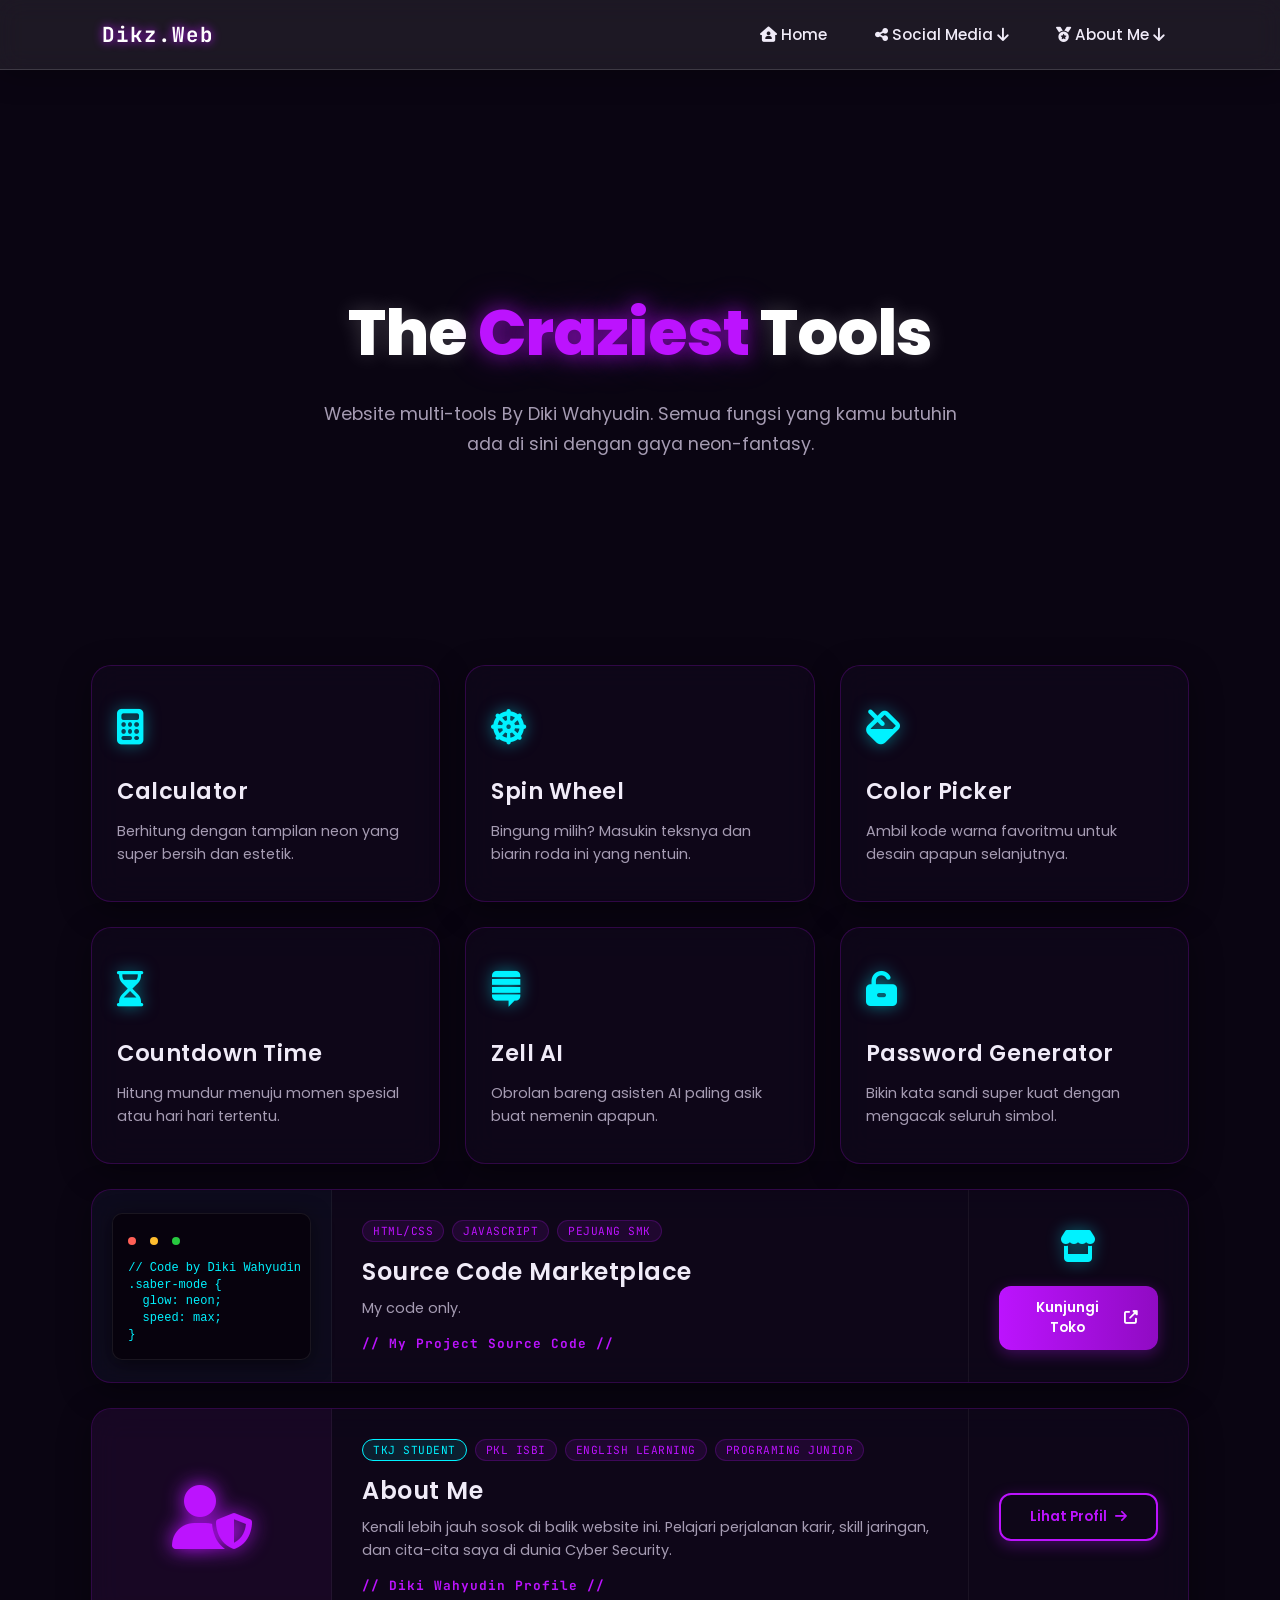
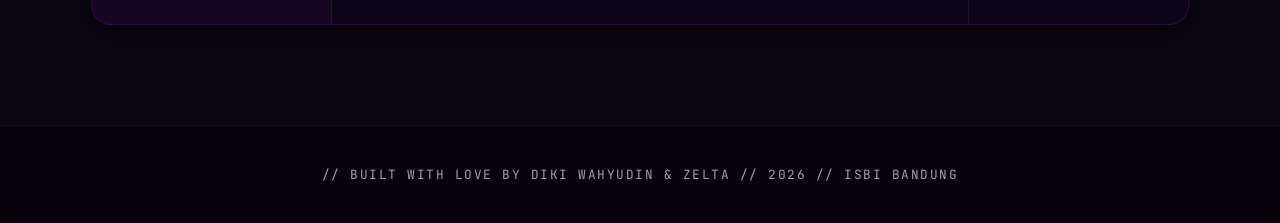
<file: index.html>
<!DOCTYPE html>
<html lang="id">
<head>
    <meta charset="UTF-8">
    <meta name="viewport" content="width=device-width, initial-scale=1.0">
    <title>Flutter Multi-Tools - Web Teraneh</title>
    <link rel="stylesheet" href="https://cdnjs.cloudflare.com/ajax/libs/font-awesome/6.4.0/css/all.min.css">
    <link rel="stylesheet" href="https://fonts.googleapis.com/css2?family=Poppins:wght@300;400;600;800&family=JetBrains+Mono:wght@400;500;700&display=swap">
    <link rel="stylesheet" href="HOME.css">
</head>
<body>

    <!-- NAVBAR GLASSMORPHISM -->
     <nav class="navbar">
        <a href="Portofolio.html" class="logo">Dikz.Web</a>
        <ul class="nav-links">
            <li><a href="index.html"><i class="fa-solid fa-house-user"></i> Home</a></li>
            <li class="dropdown">
                <a href="#" class="dropbtn"><i class="fa-solid fa-share-nodes"></i> Social Media <i class="fa-solid fa-arrow-down"></i></a>
                <div class="dropdown-content">
                    <a href="https://www.instagram.com/dik.whydn?igsh=MTRkbHQxcnlxb20zOQ==" target="_blank"><i class="fa-brands fa-instagram"></i> Instagram ⤶</a>
                    <a href="https://www.tiktok.com/@fdikiwahyudin?_t=ZS-90j4WsXjA87&_r=1" target="_blank"><i class="fa-brands fa-tiktok"></i> Tiktok ⤶</a>
                    <a href="https://www.facebook.com/share/1D2dwnJ7a6/" target="_blank"><i class="fa-brands fa-facebook"></i> Facebook ⤶</a>
                    <a href="https://t.me/ZeltaSparkle" target="_blank"><i class="fa-brands fa-telegram"></i> Telegram ⤶</a>
                </div>
            </li>
            <li class="dropdown">
                <a href="#" class="dropbtn"><i class="fa-solid fa-medal"></i> About Me <i class="fa-solid fa-arrow-down"></i></a>
                <div class="dropdown-content">
                    <a href="CONTACT.html"><i class="fa-solid fa-envelope"></i> Contact Me!</a>
                    <a href="Portofolio.html"><i class="fa-solid fa-user"></i> Portofolio</a>
                    <a href="RATING.html"><i class="fa-solid fa-star-half-stroke"></i> Rating</a>
                    <a href="DONATE.html"><i class="fa-solid fa-hand-holding-medical"></i> Support Me </a>
                </div>
            </li>
        </ul>
    </nav>


    <section class="hero">
        <h1 class="reveal">The <span class="accent-purple">Craziest</span> Tools</h1>
        <p class="reveal">Website multi-tools By Diki Wahyudin. Semua fungsi yang kamu butuhin ada di sini dengan gaya neon-fantasy.</p>
    </section>

    <!-- MAIN TOOLS GRID -->
    <div class="menu-grid" id="tools">
        
        <div class="card reveal" onclick="window.location.href='CALCULATOR.html';">
            <span class="icon"><i class="fa-solid fa-calculator"></i></span>
            <h3>Calculator</h3>
            <p>Berhitung dengan tampilan neon yang super bersih dan estetik.</p>
        </div>

        <div class="card reveal" onclick="window.location.href='SPIN.html';">
            <span class="icon"><i class="fa-solid fa-dharmachakra"></i></span>
            <h3>Spin Wheel</h3>
            <p>Bingung milih? Masukin teksnya dan biarin roda ini yang nentuin.</p>
        </div>
        
        <div class="card reveal" onclick="window.location.href='color.html';">
            <span class="icon"><i class="fa-solid fa-fill"></i></span>
            <h3>Color Picker</h3>
            <p>Ambil kode warna favoritmu untuk desain apapun selanjutnya.</p>
        </div>

        <div class="card reveal" onclick="window.location.href='TIME.html';">
            <span class="icon"><i class="fa-regular fa-hourglass-half"></i></span>
            <h3>Countdown Time</h3>
            <p>Hitung mundur menuju momen spesial atau hari hari tertentu.</p>
        </div>

        <div class="card reveal" onclick="window.location.href='AI.html';">
            <span class="icon"><i class="fa-brands fa-stack-exchange"></i></span>
            <h3>Zell AI</h3>
            <p>Obrolan bareng asisten AI paling asik buat nemenin apapun.</p>
        </div>

        <div class="card reveal" onclick="window.location.href='PW.html';">
            <span class="icon"><i class="fa-solid fa-unlock-keyhole"></i></span>
            <h3>Password Generator</h3>
            <p>Bikin kata sandi super kuat dengan mengacak seluruh simbol.</p>
        </div>

        <!-- SOURCE CODE CARD WIDE -->
        <div class="card card-wide reveal">
            <div class="card-wide-content">
                <div class="card-wide-visual">
                    <div class="code-window">
                        <div class="code-dot red"></div>
                        <div class="code-dot yellow"></div>
                        <div class="code-dot green"></div>
                        <pre class="code-lines"><code>// Code by Diki Wahyudin
.saber-mode {
  glow: neon;
  speed: max;
}</code></pre>
                    </div>
                </div>
                <div class="card-wide-text">
                    <div class="tag-group">
                        <span class="tag">HTML/CSS</span>
                        <span class="tag">JavaScript</span>
                        <span class="tag">pejuang SMK</span>
                    </div>
                    <h3>Source Code Marketplace</h3>
                    <p>My code only.</p>
                    <div class="pejuang-status">// My Project Source Code //</div>
                </div>
                <div class="card-wide-action">
                    <span class="product-price"><i class="fa-solid fa-store"></i></span>
                    <button class="btn-visit" onclick="window.location.href='store.html';">
                        Kunjungi Toko <i class="fas fa-external-link-alt"></i>
                    </button>
                </div>
            </div>
        </div>

        <!-- ABOUT ME CARD WIDE -->
        <div class="card card-wide reveal" onclick="window.location.href='Portofolio.html';" style="cursor: pointer;">
            <div class="card-wide-content">
                <div class="card-wide-visual" style="background: rgba(188, 19, 254, 0.05);">
                    <i class="fa-solid fa-user-shield" style="font-size: 4rem; color: var(--accent-purple); filter: drop-shadow(0 0 10px var(--accent-purple));"></i>
                </div>
                <div class="card-wide-text">
                    <div class="tag-group">
                        <span class="tag" style="background: rgba(0, 242, 255, 0.1); color: var(--accent-neon); border-color: var(--accent-neon);">TKJ STUDENT</span>
                        <span class="tag">PKL ISBI</span>
                        <span class="tag">English Learning</span>
                        <span class="tag">Programing Junior</span>
                    </div>
                    <h3>About Me</h3>
                    <p>Kenali lebih jauh sosok di balik website ini. Pelajari perjalanan karir, skill jaringan, dan cita-cita saya di dunia Cyber Security.</p>
                    <div class="pejuang-status">// Diki Wahyudin Profile //</div>
                </div>
                <div class="card-wide-action">
                    <button class="btn-visit" style="border: 2px solid var(--accent-purple); color: var(--accent-purple); background: transparent;">
                        Lihat Profil <i class="fa-solid fa-arrow-right"></i>
                    </button>
                </div>
            </div>
        </div>

    </div>

    <!-- BACKGROUND VIDEO CONTEXT -->
    <div class="video-container">
        <video autoplay muted loop playsinline class="video-bg">
            <source src="SABER.mp4" type="video/mp4">
        </video>
        <div class="video-overlay"></div>
    </div>

    <!-- FOOTER -->
    <footer>
        <p>// BUILT WITH LOVE BY DIKI WAHYUDIN & ZELTA // 2026 // ISBI BANDUNG</p>
    </footer>

    <!-- SCROLL REVEAL SCRIPT -->
    <script>
        function reveal() {
            var reveals = document.querySelectorAll(".reveal");
            for (var i = 0; i < reveals.length; i++) {
                var windowHeight = window.innerHeight;
                var elementTop = reveals[i].getBoundingClientRect().top;
                var elementVisible = 100;
                if (elementTop < windowHeight - elementVisible) {
                    reveals[i].classList.add("active");
                }
            }
        }
        window.addEventListener("scroll", reveal);
        reveal(); // Trigger di awal pas reload halaman
    </script>

</body>
</html>
</file>
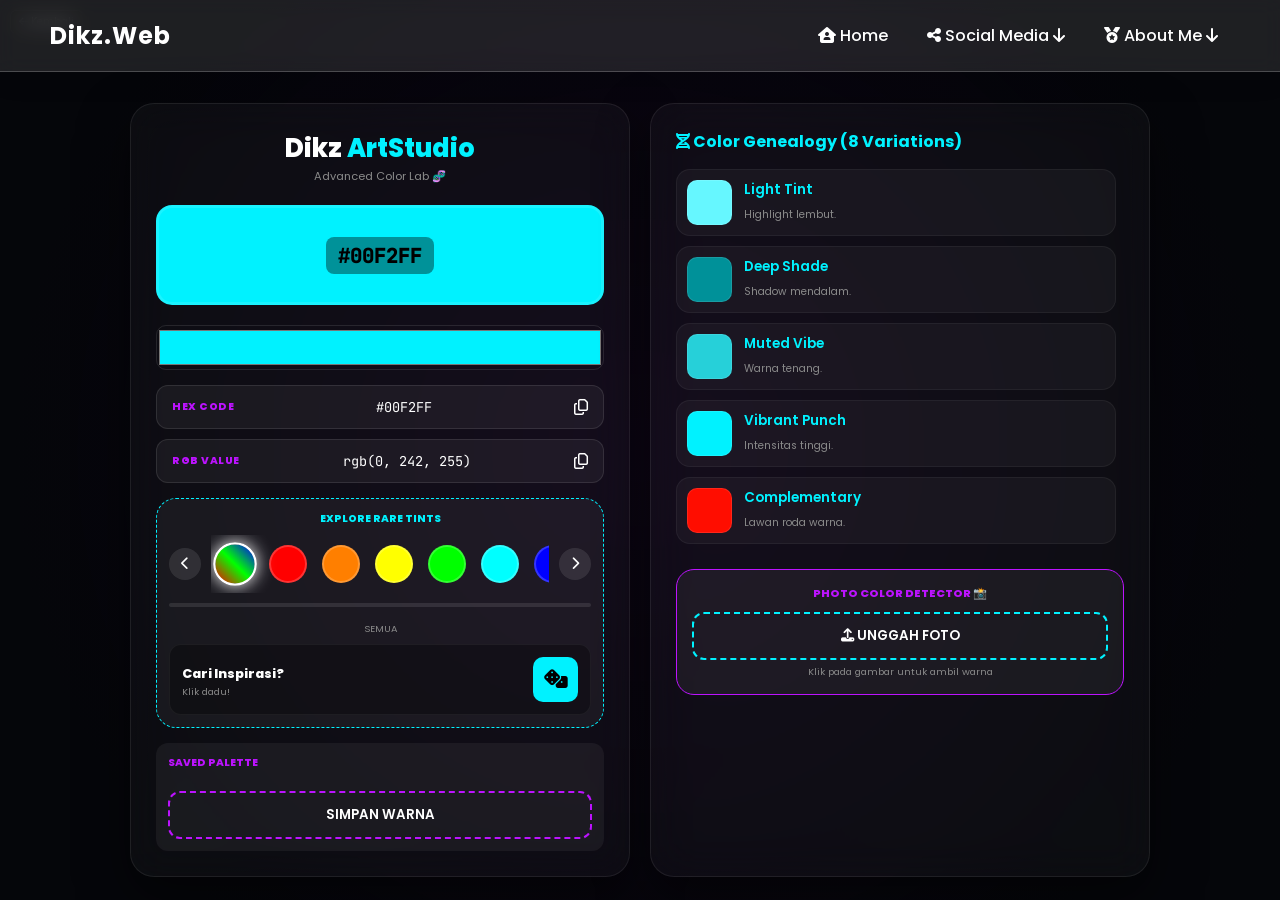
<file: color.html>
<!DOCTYPE html>
<html lang="id">
<head>
    <meta charset="UTF-8">
    <meta name="viewport" content="width=device-width, initial-scale=1.0">
    <title>Dikz ArtStudio | Pro Edition</title>
    <link href="https://fonts.googleapis.com/css2?family=Poppins:wght@300;400;600;800&family=JetBrains+Mono:wght@500&display=swap" rel="stylesheet">
    <link rel="stylesheet" href="https://cdnjs.cloudflare.com/ajax/libs/font-awesome/6.4.0/css/all.min.css">
    <link rel="stylesheet" href="color.css">
    

</head>
<body>

    <nav class="navbar">
        <a href="Portofolio.html" class="logo">Dikz.Web</a>
        <ul class="nav-links">
            <li><a href="index.html"><i class="fa-solid fa-house-user"></i> Home</a></li>
            <li class="dropdown">
                <a href="#" class="dropbtn"><i class="fa-solid fa-share-nodes"></i> Social Media <i class="fa-solid fa-arrow-down"></i></a>
                <div class="dropdown-content">
                    <a href="https://www.instagram.com/dik.whydn?igsh=MTRkbHQxcnlxb20zOQ==" target="_blank"><i class="fa-brands fa-instagram"></i> Instagram ⤶</a>
                    <a href="https://www.tiktok.com/@fdikiwahyudin?_t=ZS-90j4WsXjA87&_r=1" target="_blank"><i class="fa-brands fa-tiktok"></i> Tiktok ⤶</a>
                    <a href="https://www.facebook.com/share/1D2dwnJ7a6/" target="_blank"><i class="fa-brands fa-facebook"></i> Facebook ⤶</a>
                    <a href="https://t.me/ZeltaSparkle" target="_blank"><i class="fa-brands fa-telegram"></i> Telegram ⤶</a>
                </div>
            </li>
            <li class="dropdown">
                <a href="#" class="dropbtn"><i class="fa-solid fa-medal"></i> About Me <i class="fa-solid fa-arrow-down"></i></a>
                <div class="dropdown-content">
                    <a href="CONTACT.html"><i class="fa-solid fa-envelope"></i> Contact Me!</a>
                    <a href="Portofolio.html"><i class="fa-solid fa-user"></i> Portofolio</a>
                    <a href="RATING.html"><i class="fa-solid fa-star-half-stroke"></i> Rating</a>
                    <a href="DONATE.html"><i class="fa-solid fa-hand-holding-medical"></i> Support Me </a>
                </div>
            </li>
        </ul>
    </nav>
     <div class="video-overlay"></div>
    <a href="index.html" class="btn-back"><i class="fa-solid fa-arrow-left"></i> Kembali</a>


    <div class="main-wrapper">
        <!-- CARD 1 -->
        <div class="card">
            <header class="hero-small">
                <h1>Dikz <span class="accent-neon">ArtStudio</span></h1>
                <p style="font-size: 0.7rem; color: var(--text-dim);">Advanced Color Lab 🧬</p>
            </header>

            <div class="color-preview-box" id="mainPreview">
                <span id="hexDisplay">#00F2FF</span>
            </div>

            <input type="color" id="colorInput" value="#00f2ff" class="custom-color-input">

            <div class="results-grid">
                <div class="result-card" onclick="copyText('hexResult')">
                    <span class="label">HEX CODE</span>
                    <span id="hexResult" class="value">#00F2FF</span>
                    <i class="fa-regular fa-copy"></i>
                </div>
                <div class="result-card" onclick="copyText('rgbResult')">
                    <span class="label">RGB VALUE</span>
                    <span id="rgbResult" class="value">rgb(0, 242, 255)</span>
                    <i class="fa-regular fa-copy"></i>
                </div>
            </div>

            <div style="background: rgba(255,255,255,0.05); border: 1px dashed var(--accent-neon); padding: 12px; border-radius: 20px; margin-bottom: 15px;">
                <p style="font-size: 0.65rem; color: var(--accent-neon); font-weight: 800; text-align: center; margin-bottom: 8px;">EXPLORE RARE TINTS</p>
                <div class="category-wrapper">
                    <button class="nav-btn" onclick="slideCategories(-1)"><i class="fa-solid fa-chevron-left"></i></button>
                    <div class="slider-container-main">
                        <div class="category-slider" id="catSlider"></div>
                    </div>
                    <button class="nav-btn" onclick="slideCategories(1)"><i class="fa-solid fa-chevron-right"></i></button>
                </div>
                <div class="slider-bar-track"><div class="slider-bar-fill" id="sliderBar"></div></div>
                <p id="catLabel" style="font-size: 0.6rem; text-align: center; color: var(--text-dim); margin-bottom: 8px;">SEMUA</p>
                <div class="roll-container">
                    <div style="flex: 1;">
                        <span id="rareName" style="font-size: 0.8rem; font-weight: 800; color: white;">Cari Inspirasi?</span>
                        <span id="rareDetail" style="font-size: 0.6rem; color: var(--text-dim); display: block;">Klik dadu!</span>
                    </div>
                    <button class="btn-dice-big" onclick="rollSpecificRare()"><i class="fa-solid fa-dice"></i></button>
                </div>
            </div>

            <div style="background: rgba(255,255,255,0.05); padding: 12px; border-radius: 12px;">
                <p style="font-size: 0.65rem; color: var(--accent-purple); font-weight: 800; margin-bottom: 5px;">SAVED PALETTE</p>
                <div class="palette-list" id="paletteList"></div>
                <button class="btn-save-color" onclick="saveColor()">SIMPAN WARNA</button>
            </div>
        </div>

        <!-- CARD 2 -->
        <div class="card">
            <h3 style="font-size: 1rem; margin-bottom: 15px; color: var(--accent-neon);">
                <i class="fa-solid fa-dna"></i> Color Genealogy (8 Variations)
            </h3>
            <div class="variation-list" id="variationList"></div>

            <div class="detector-box">
                <p style="font-size: 0.7rem; color: var(--accent-purple); font-weight: 800; text-align: center; margin-bottom: 10px;">PHOTO COLOR DETECTOR 📸</p>
                <input type="file" id="imageUpload" accept="image/*" style="display: none;">
                <button class="btn-save-color" onclick="document.getElementById('imageUpload').click()" style="margin-top: 0; border-color: var(--accent-neon);">
                    <i class="fa-solid fa-upload"></i> UNGGAH FOTO
                </button>
                <canvas id="imageCanvas"></canvas>
                <p id="uploadHint" style="font-size: 0.6rem; text-align: center; color: var(--text-dim); margin-top: 5px;">Klik pada gambar untuk ambil warna</p>
            </div>
        </div>
    </div>

    <script src="color.js"></script>
</body>
</html>
</file>
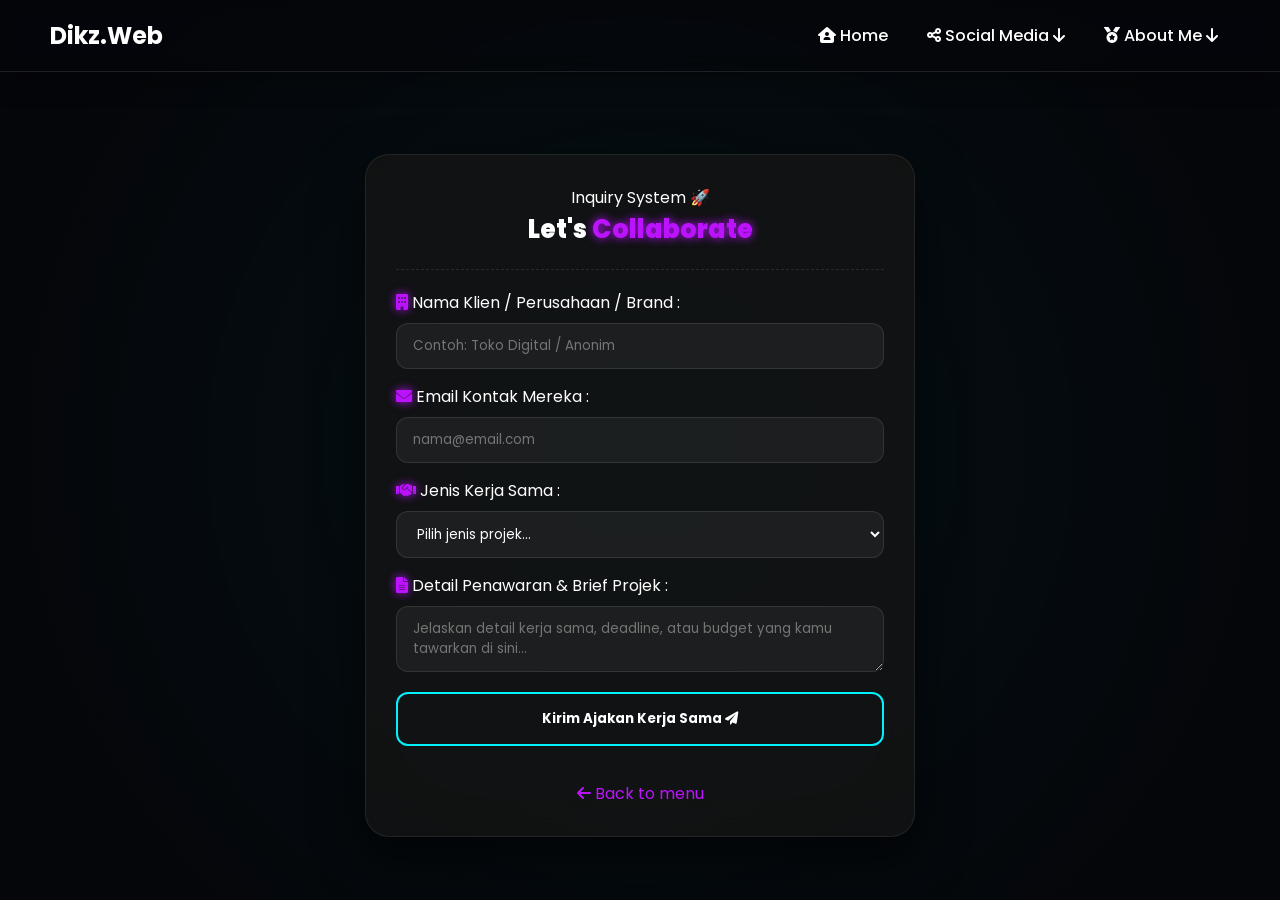
<file: CONTACT.html>
<!DOCTYPE html>
<html lang="id">
<head>
    <meta charset="UTF-8">
    <meta name="viewport" content="width=device-width, initial-scale=1.0">
    <title>Contact & Business - Web Aneh</title>
    <link href="https://fonts.googleapis.com/css2?family=Poppins:wght@400;600;800&display=swap" rel="stylesheet">
    <link rel="stylesheet" href="https://cdnjs.cloudflare.com/ajax/libs/font-awesome/6.0.0/css/all.min.css">
    
    <style>
:root {
    --bg-color: #05060a;       
    --accent-neon: #00f2ff;    
    --accent-purple: #bc13fe;  
    --card-bg: rgba(20, 20, 20, 0.8); 
    --text-main: #ffffff;      
    --text-dim: #8a8a8a;
    --primary-color: var(--accent-purple);
}

* { margin: 0; padding: 0; box-sizing: border-box; font-family: 'Poppins', sans-serif; }

body {
    background-color: var(--bg-color); color: var(--text-main);
    min-height: 100vh; width: 100%; display: flex; justify-content: center; align-items: center; padding: 20px;
    padding-top: 90px;
}

.video-overlay {
    position: fixed; top: 0; left: 0; width: 100%; height: 100%;
    background: radial-gradient(circle at center, rgba(0, 242, 255, 0.05) 0%, var(--bg-color) 85%); z-index: -1;
}

/* NAVBAR */
.navbar {
    position: fixed; top: 0; left: 0; width: 100%;
    display: flex; justify-content: space-between; align-items: center;
    padding: 15px 40px; z-index: 1000;
    background: rgba(5, 6, 10, 0.7); backdrop-filter: blur(10px);
    border-bottom: 1px solid rgba(255, 255, 255, 0.1); 
    box-shadow: 0 4px 30px rgba(0, 0, 0, 0.4);
}
.logo { color: white; font-size: 24px; font-weight: 700; text-decoration: none; margin-left: 10px; transition: 0.3s; }
.logo:hover { color: var(--accent-neon); text-shadow: 0 0 10px var(--accent-neon); }
.nav-links { list-style: none; display: flex; margin-right: 10px; }
.nav-links li { position: relative; margin-left: 15px; }
.nav-links li a { color: white; text-decoration: none; font-weight: 500; padding: 8px 12px; display: block; border-radius: 5px; transition: 0.3s; }
.nav-links li a:hover { background-color: rgba(255, 255, 255, 0.15); transform: scale(1.03); box-shadow: 0 0 10px rgba(0, 242, 255, 0.2); }

.dropdown-content {
    max-height: 0; opacity: 0; visibility: hidden; transition: 0.4s;
    position: absolute; min-width: 180px; top: 100%; right: 0; margin-top: 5px;
    background: rgba(20, 20, 20, 0.9); backdrop-filter: blur(15px);
    border: 1px solid rgba(255, 255, 255, 0.1); border-radius: 8px; overflow: hidden;
}
.dropdown:hover .dropdown-content { max-height: 500px; opacity: 1; visibility: visible; }
.dropdown-content a { color: white; padding: 12px 16px; text-decoration: none; display: block; }
.dropdown-content a:hover { background-color: var(--primary-color); }

/* FORM CARD */
.section-container { width: 100%; max-width: 550px; margin: auto; }
.card {
    background: var(--card-bg); border: 1px solid rgba(255, 255, 255, 0.08);
    backdrop-filter: blur(20px); border-radius: 24px; padding: 30px; box-shadow: 0 20px 50px rgba(0,0,0,0.6);
    display: flex; flex-direction: column; gap: 20px; margin-top: 20px;
}
.header-wrapper { text-align: center; border-bottom: 1px dashed rgba(255, 255, 255, 0.1); padding-bottom: 20px; }
.header-wrapper h1 { font-size: 1.6rem; font-weight: 800; }
.accent-purple { color: var(--accent-purple); text-shadow: 0 0 10px var(--accent-purple); }

.form-group { display: flex; flex-direction: column; gap: 8px; }
.custom-input { width: 100%; background: rgba(255, 255, 255, 0.05); border: 1px solid rgba(255, 255, 255, 0.1); padding: 12px 16px; border-radius: 12px; color: white; }
.btn-submit-neon { width: 100%; padding: 15px; background: transparent; border: 2px solid var(--accent-neon); color: white; border-radius: 12px; font-weight: 700; cursor: pointer; transition: 0.4s; }
.btn-submit-neon:hover { background: var(--accent-neon); color: #000; box-shadow: 0 0 25px var(--accent-neon); }

/* KEMBALI KE TENGAH */
.back-link { text-align: center; width: 100%; margin-top: 15px; display: block; }
.back-link a { color: var(--accent-purple); text-decoration: none; }
.back-link a:hover { text-shadow: 0 0 8px var(--accent-purple); text-decoration: underline; }

/* RESPONSIVE UNTUK HP */
@media (max-width: 480px) {
    body { padding-top: 60px !important; }
    .navbar { padding: 5px 15px !important; }
    .logo { font-size: 16px !important; }
    .nav-links li a { font-size: 11px !important; padding: 4px 6px !important; }
    .card { padding: 20px !important; }
}
 </style>
</head>
<body>

    <div class="video-overlay"></div>

    <nav class="navbar">
        <a href="Portofolio.html" class="logo">Dikz.Web</a>
        <ul class="nav-links">
            <li><a href="index.html"><i class="fa-solid fa-house-user"></i> Home</a></li>
            <li class="dropdown">
                <a href="#" class="dropbtn"><i class="fa-solid fa-share-nodes"></i> Social Media <i class="fa-solid fa-arrow-down"></i></a>
                <div class="dropdown-content">
                    <a href="https://www.instagram.com/dik.whydn?igsh=MTRkbHQxcnlxb20zOQ==" target="_blank"><i class="fa-brands fa-instagram"></i> Instagram ⤶</a>
                    <a href="https://www.tiktok.com/@fdikiwahyudin?_t=ZS-90j4WsXjA87&_r=1" target="_blank"><i class="fa-brands fa-tiktok"></i> Tiktok ⤶</a>
                    <a href="https://www.facebook.com/share/1D2dwnJ7a6/" target="_blank"><i class="fa-brands fa-facebook"></i> Facebook ⤶</a>
                    <a href="https://t.me/ZeltaSparkle" target="_blank"><i class="fa-brands fa-telegram"></i> Telegram ⤶</a>
                </div>
            </li>
            <li class="dropdown">
                <a href="#" class="dropbtn"><i class="fa-solid fa-medal"></i> About Me <i class="fa-solid fa-arrow-down"></i></a>
                <div class="dropdown-content">
                    <a href="CONTACT.html"><i class="fa-solid fa-envelope"></i> Contact Me!</a>
                    <a href="Portofolio.html"><i class="fa-solid fa-user"></i> Portofolio</a>
                    <a href="RATING.html"><i class="fa-solid fa-star-half-stroke"></i> Rating</a>
                    <a href="DONATE.html"><i class="fa-solid fa-hand-holding-medical"></i> Support Me </a>
                </div>
            </li>
        </ul>
    </nav>

    <main class="section-container">
        <div class="card">
            
            <div class="header-wrapper">
                <span class="tag">Inquiry System 🚀</span>
                <h1>Let's <span class="accent-purple">Collaborate</span></h1>
            </div>

            <form action="https://api.web3forms.com/submit" method="POST" id="contactForm">
                
                <input type="hidden" name="access_key" value="3f422e90-6e23-4f5a-843c-b20ae85ed991">
                
                <input type="hidden" name="subject" value="💼 [PROJEK/KERJASAMA] Ada Penawaran Baru di Web Aneh!">
                <input type="hidden" name="from_name" value="Business Router Engine">

                <div class="form-group" style="margin-bottom: 15px;">
                    <label class="form-label"><i class="fas fa-building accent-purple"></i> Nama Klien / Perusahaan / Brand :</label>
                    <input type="text" name="Nama_Klien_atau_Brand" class="custom-input" placeholder="Contoh: Toko Digital / Anonim" required>
                </div>

                <div class="form-group" style="margin-bottom: 15px;">
                    <label class="form-label"><i class="fas fa-envelope accent-purple"></i> Email Kontak Mereka :</label>
                    <input type="email" name="Email_Klien" class="custom-input" placeholder="nama@email.com" required>
                </div>

                <div class="form-group" style="margin-bottom: 15px;">
                    <label class="form-label"><i class="fas fa-handshake accent-purple"></i> Jenis Kerja Sama :</label>
                    <select name="Jenis_Kerjasama" class="custom-input" required>
                        <option value="" disabled selected>Pilih jenis projek...</option>
                        <option value="Jasa Video Editing (CapCut/Premiere)">Jasa Video Editing</option>
                        <option value="Jasa Desain Grafis">Jasa Desain Grafis</option>
                        <option value="Pembuatan Website Projek">Pembuatan Website</option>
                        <option value="Kolaborasi Medsos / Sponsor">Kolaborasi / Sponsor</option>
                        <option value="Lainnya">Urusan Lainnya</option>
                    </select>
                </div>

                <div class="form-group" style="margin-bottom: 20px;">
                    <label class="form-label"><i class="fas fa-file-alt accent-purple"></i> Detail Penawaran & Brief Projek :</label>
                    <textarea name="Brief_Detail_Projek" class="custom-input" placeholder="Jelaskan detail kerja sama, deadline, atau budget yang kamu tawarkan di sini..." required></textarea>
                </div>

                <button type="submit" class="btn-submit-neon">
                    Kirim Ajakan Kerja Sama <i class="fas fa-paper-plane"></i>
                </button>
            </form>

            <div class="back-link" style="text-decoration: none;">
                <a href="index.html"><i class="fas fa-arrow-left"></i> Back to menu</a>
            </div>

        </div>
    </main>

</body>
</html>
</file>
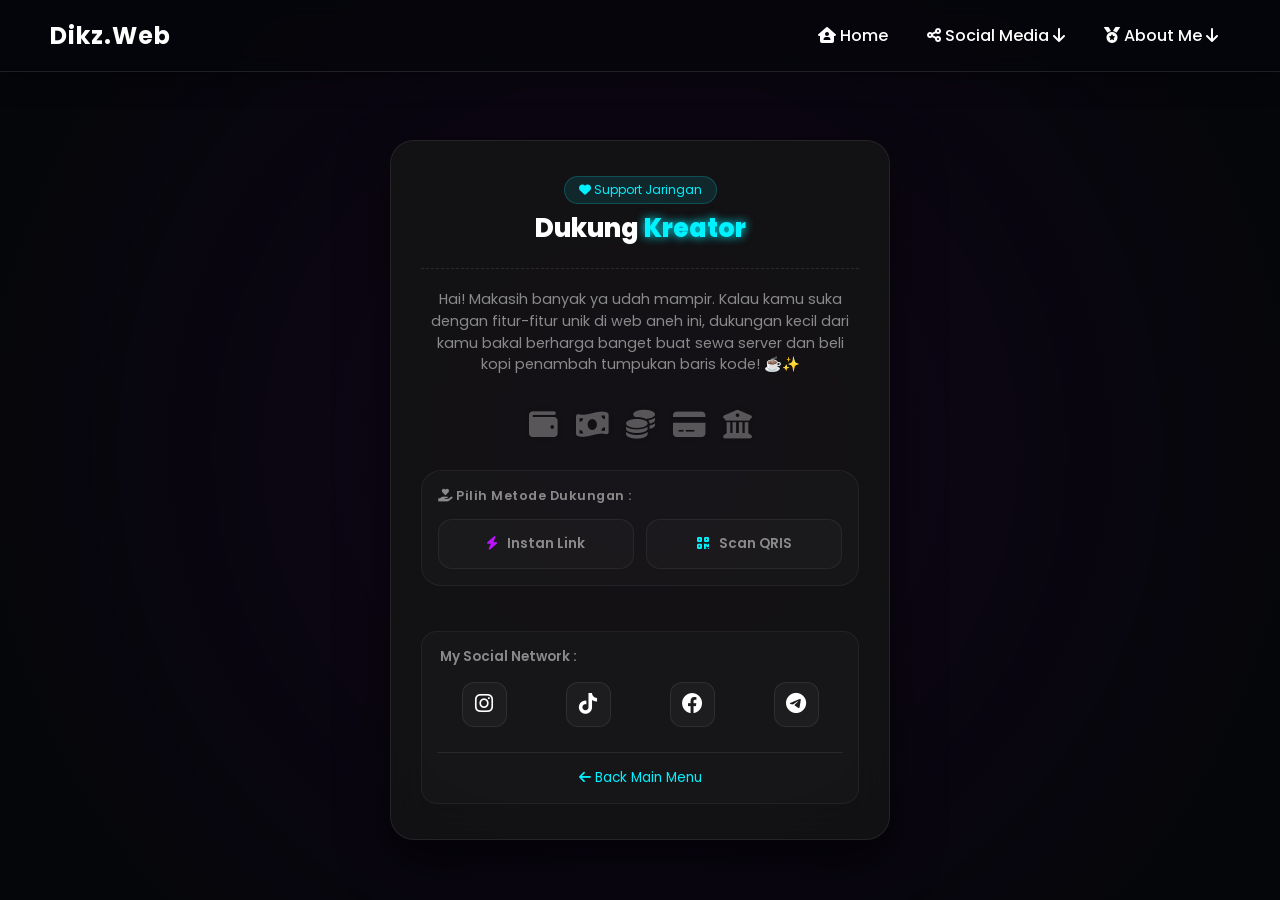
<file: DONATE.html>
<!DOCTYPE html>
<html lang="id">
<head>
    <meta charset="UTF-8">
    <meta name="viewport" content="width=device-width, initial-scale=1.0">
    <title>Dukung Kreator - Web Aneh v2.2</title>
    <link href="https://fonts.googleapis.com/css2?family=Poppins:wght@400;600;800&display=swap" rel="stylesheet">
    <link rel="stylesheet" href="https://cdnjs.cloudflare.com/ajax/libs/font-awesome/6.0.0/css/all.min.css">
    
    <style>
        :root {
            --bg-color: #05060a;       
            --accent-neon: #00f2ff;    
            --accent-purple: #bc13fe;  
            --card-bg: rgba(20, 20, 20, 0.8); 
            --text-main: #ffffff;      
            --text-dim: #8a8a8a;
            --primary-color: var(--accent-purple);
        }

        * { margin: 0; padding: 0; box-sizing: border-box; font-family: 'Poppins', sans-serif; }
        
        body {
            background-color: var(--bg-color); color: var(--text-main);
            min-height: 100vh; width: 100%; display: flex; justify-content: center; align-items: center; padding: 20px;
            padding-top: 100px; 
            overflow-x: hidden;
        }

        .video-overlay {
            position: fixed; top: 0; left: 0; width: 100%; height: 100%;
            background: radial-gradient(circle at center, rgba(188, 19, 254, 0.08) 0%, var(--bg-color) 85%); z-index: -1;
        }

        /* ============================================================
           CSS NAVBAR UTAMA (WARISAN FLUTTER 🔥)
           ============================================================ */
        .navbar {
            position: fixed; 
            top: 0; left: 0; width: 100%; 
            display: flex; justify-content: space-between; align-items: center;
            padding: 15px 40px; z-index: 1000;  
            background: rgba(5, 6, 10, 0.7); 
            backdrop-filter: blur(10px); -webkit-backdrop-filter: blur(10px);
            border-bottom: 1px solid rgba(255, 255, 255, 0.1); 
            box-shadow: 0 4px 30px rgba(0, 0, 0, 0.4);
        }

        .logo {
            color: white; font-size: 24px; font-weight: 700; text-decoration: none; letter-spacing: 1px; margin-left: 10px; transition: 0.3s;
        }
        .logo:hover { color: var(--accent-neon); text-shadow: 0 0 10px var(--accent-neon); }

        .nav-links { list-style: none; display: flex; margin: 0; padding: 0; margin-right: 10px; }
        .nav-links li { position: relative; margin-left: 15px; }
        .nav-links li a {
            color: white; text-decoration: none; font-weight: 500; padding: 8px 12px; display: block; border-radius: 5px; transition: 0.3s;
        }
        .nav-links li a:hover {
            background-color: rgba(255, 255, 255, 0.15); transform: scale(1.03); box-shadow: 0 0 10px rgba(0, 242, 255, 0.2);
        }

        .dropdown { position: relative; }
        .dropdown-content {
            max-height: 0; opacity: 0; visibility: hidden; 
            transition: max-height 0.4s ease-in-out, opacity 0.3s ease-in-out, visibility 0.4s;
            position: absolute; min-width: 180px; top: 100%; right: 0; margin-top: 5px;
            background: rgba(20, 20, 20, 0.9); backdrop-filter: blur(15px); -webkit-backdrop-filter: blur(15px);
            border: 1px solid rgba(255, 255, 255, 0.1); box-shadow: 0 8px 16px rgba(0,0,0,0.5); z-index: 100; border-radius: 8px; overflow: hidden; 
        }
        .dropdown:hover .dropdown-content { max-height: 500px; opacity: 1; visibility: visible; }
        .dropdown-content a { color: white; padding: 12px 16px; text-decoration: none; display: block; text-align: left; transition: 0.2s; }
        .dropdown-content a:hover { background-color: var(--primary-color); color: white; text-shadow: 0 0 5px #fff; }

        /* ============================================================
           CSS CARD SUPPORT
           ============================================================ */
        .section-container { width: 100%; max-width: 500px; margin: auto; }
        
        .card {
            background: var(--card-bg); border: 1px solid rgba(255, 255, 255, 0.08);
            backdrop-filter: blur(20px); border-radius: 24px; padding: 35px 30px; box-shadow: 0 20px 50px rgba(0,0,0,0.6);
            display: flex; flex-direction: column; gap: 20px; text-align: center;
            animation: fadeInUp 0.8s cubic-bezier(0.25, 1, 0.5, 1) forwards, pulseGlow 4s ease-in-out infinite alternate;
            opacity: 0;
        }

        @keyframes fadeInUp {
            from { opacity: 0; transform: translateY(40px) scale(0.98); }
            to { opacity: 1; transform: translateY(0) scale(1); }
        }

        @keyframes pulseGlow {
            0% { border-color: rgba(255, 255, 255, 0.08); box-shadow: 0 20px 50px rgba(0,0,0,0.6), 0 0 15px rgba(188, 19, 254, 0.05); }
            100% { border-color: rgba(0, 242, 255, 0.2); box-shadow: 0 20px 50px rgba(0,0,0,0.7), 0 0 25px rgba(0, 242, 255, 0.15); }
        }

        .header-wrapper { border-bottom: 1px dashed rgba(255, 255, 255, 0.1); padding-bottom: 20px; }
        .header-wrapper h1 { font-size: 1.6rem; font-weight: 800; margin-top: 5px; }
        .accent-neon { color: var(--accent-neon); text-shadow: 0 0 10px var(--accent-neon); }
        .tag {
            display: inline-block; background: rgba(0, 242, 255, 0.1); color: var(--accent-neon);
            padding: 4px 14px; border-radius: 20px; font-size: 0.75rem; border: 1px solid rgba(0, 242, 255, 0.2);
        }

        .support-desc { font-size: 0.9rem; color: var(--text-dim); line-height: 1.5; padding: 0 10px; }

        /* GRUP LOGO E-WALLET */
        .ewallet-logo-container {
            display: flex; justify-content: center; align-items: center; gap: 18px; margin: 10px 0 5px 0; padding: 5px;
        }
        .ewallet-icon {
            font-size: 1.8rem; color: rgba(255, 255, 255, 0.3); transition: 0.4s; filter: drop-shadow(0 0 2px rgba(0,0,0,0.5));
        }
        .ewallet-icon:hover {
            color: var(--accent-neon); filter: drop-shadow(0 0 8px var(--accent-neon)); transform: scale(1.15);
        }

        /* AREA TOMBOL PEMICU (MENU SELECTION - MODERNIZED 🔥) */
        .trigger-container {
            display: flex; flex-direction: column; gap: 12px;
            background: rgba(255, 255, 255, 0.02); border: 1px solid rgba(255, 255, 255, 0.05);
            padding: 16px; border-radius: 20px;
        }
        .trigger-title { font-size: 0.8rem; color: var(--text-dim); margin-bottom: 2px; text-align: left; font-weight: 600; letter-spacing: 0.5px; }
        .trigger-grid { display: flex; justify-content: space-around; gap: 12px; }
        
        .trigger-btn {
            color: var(--text-dim); text-decoration: none; padding: 14px 20px;
            display: flex; justify-content: center; align-items: center; gap: 10px; background: rgba(255,255,255,0.02); 
            border: 1px solid rgba(255,255,255,0.06); border-radius: 14px; transition: all 0.4s cubic-bezier(0.4, 0, 0.2, 1); cursor: pointer; flex: 1;
            font-weight: 600; font-size: 0.85rem; position: relative; overflow: hidden;
        }
        .trigger-btn i { transition: transform 0.3s ease; }
        .trigger-btn:hover i { transform: scale(1.2); }
        
        .trigger-btn.active-sawer {
            color: white; background: rgba(188, 19, 254, 0.12); border-color: var(--accent-purple);
            box-shadow: 0 0 20px rgba(188, 19, 254, 0.3), inset 0 0 8px rgba(188, 19, 254, 0.2);
            text-shadow: 0 0 5px rgba(255,255,255,0.5);
        }
        .trigger-btn.active-qris {
            color: white; background: rgba(0, 242, 255, 0.1); border-color: var(--accent-neon);
            box-shadow: 0 0 20px rgba(0, 242, 255, 0.25), inset 0 0 8px rgba(0, 242, 255, 0.15);
            text-shadow: 0 0 5px rgba(255,255,255,0.5);
        }
        .trigger-btn:hover:not(.active-sawer):not(.active-qris) { 
            transform: translateY(-2px); background: rgba(255,255,255,0.06); border-color: rgba(255,255,255,0.15); color: white;
        }

        /* ============================================================
           MEKANISME SLIDE MENU DONASI (CSS GRID TRICK - SUPER SMOOTH 🔥)
           ============================================================ */
        .hidden-menu-wrapper {
            display: grid;
            grid-template-rows: 0fr;
            transition: grid-template-rows 0.5s cubic-bezier(0.4, 0, 0.2, 1);
            width: 100%;
        }
        
        /* Inner container wajib di-set overflow hidden */
        .hidden-menu-inner {
            overflow: hidden;
            width: 100%;
            display: flex;
            flex-direction: column;
            align-items: center;
            opacity: 0;
            transition: opacity 0.3s ease, padding 0.5s cubic-bezier(0.4, 0, 0.2, 1);
            padding: 0;
        }

        /* Trigger Geser Mulus ke Bawah */
        .hidden-menu-wrapper.slide-down {
            grid-template-rows: 1fr;
        }

        .hidden-menu-wrapper.slide-down .hidden-menu-inner {
            opacity: 1;
            padding: 20px 0 10px 0;
            border-top: 1px dashed rgba(255, 255, 255, 0.1);
        }

        .slide-content { display: none; width: 100%; }
        .slide-content.active { display: block; animation: fadeInContent 0.4s ease-out forwards; }
        @keyframes fadeInContent { from { opacity: 0; transform: translateY(5px); } to { opacity: 1; transform: translateY(0); } }

        /* TOMBOL SAWERIA */
        .btn-sawer-link {
            display: flex; justify-content: center; align-items: center; gap: 10px;
            width: 100%; padding: 16px; background: transparent; border: 2px solid var(--accent-purple);
            color: white; border-radius: 14px; font-weight: 700; font-size: 1rem; text-decoration: none; transition: 0.4s;
            margin-top: 12px;
        }
        .btn-sawer-link:hover {
            background: var(--accent-purple); box-shadow: 0 0 25px var(--accent-purple); transform: translateY(-2px);
        }

        /* QRIS BOX & KEDIP NEON */
        .qris-container {
            background: #ffffff; padding: 15px; border-radius: 16px; display: inline-block;
            margin: 5px auto 15px auto; border: 3px solid var(--accent-purple);
            animation: purpleNeonBlink 1.5s ease-in-out infinite alternate;
        }
        
        @keyframes purpleNeonBlink {
            0% { border-color: rgba(188, 19, 254, 0.3); box-shadow: 0 5px 15px rgba(0,0,0,0.4), 0 0 5px rgba(188, 19, 254, 0.2); }
            50% { border-color: rgba(188, 19, 254, 1); box-shadow: 0 5px 25px rgba(0,0,0,0.6), 0 0 25px rgba(188, 19, 254, 0.9); }
            100% { border-color: rgba(188, 19, 254, 0.5); box-shadow: 0 5px 15px rgba(0,0,0,0.4), 0 0 10px rgba(188, 19, 254, 0.4); }
        }
        
        .qris-img { width: 190px; height: 190px; object-fit: contain; display: block; }
        
        .instructions {
            text-align: left; background: rgba(255, 255, 255, 0.03); border-radius: 12px; padding: 15px; border: 1px solid rgba(255, 255, 255, 0.05);
        }
        .instructions p { font-size: 0.8rem; color: #d0d0d0; margin-bottom: 6px; display: flex; gap: 8px; }
        .instructions p i { color: var(--accent-neon); margin-top: 3px; }

        /* ============================================================
           MENU MEDSOS DI BAGIAN PALING BAWAH
           ============================================================ */
        .medsos-container {
            display: flex; flex-direction: column; gap: 10px;
            background: rgba(255, 255, 255, 0.02); border: 1px solid rgba(255, 255, 255, 0.05);
            padding: 15px; border-radius: 16px; transition: 0.4s ease; margin-top: 5px;
        }
        .medsos-title { font-size: 0.85rem; color: var(--text-dim); margin-bottom: 5px; text-align: left; font-weight: 600; }
        .medsos-grid { display: flex; justify-content: space-around; gap: 10px; }
        .medsos-item {
            color: var(--text-main); font-size: 1.3rem; text-decoration: none; width: 45px; height: 45px;
            display: flex; justify-content: center; align-items: center; background: rgba(255,255,255,0.03); 
            border: 1px solid rgba(255,255,255,0.08); border-radius: 12px; transition: 0.3s;
        }
        .medsos-item:hover {
            color: var(--accent-neon); background: rgba(0, 242, 255, 0.1); border-color: var(--accent-neon);
            box-shadow: 0 0 15px rgba(0, 242, 255, 0.3); transform: translateY(-3px);
        }

        .back-link { font-size: 0.85rem; margin-top: 15px; border-top: 1px solid rgba(255, 255, 255, 0.08); padding-top: 15px; width: 100%; }
        .back-link a { color: var(--accent-neon); text-decoration: none; transition: 0.3s; }
        .back-link a:hover { text-shadow: 0 0 8px var(--accent-neon); text-decoration: underline; }
        @media (max-width: 480px) {
        body { padding-top: 60px !important; }
        .navbar { padding: 5px 15px !important; }
        .logo { font-size: 16px !important; }
        .nav-links li a { font-size: 11px !important; padding: 4px 6px !important; }
        .card { padding: 20px !important; }
}
    </style>
</head>
<body>

    <div class="video-overlay"></div>

    <nav class="navbar">
        <a href="Portofolio.html" class="logo">Dikz.Web</a>
        <ul class="nav-links">
            <li><a href="index.html"><i class="fa-solid fa-house-user"></i> Home</a></li>
            <li class="dropdown">
                <a href="#" class="dropbtn"><i class="fa-solid fa-share-nodes"></i> Social Media <i class="fa-solid fa-arrow-down"></i></a>
                <div class="dropdown-content">
                    <a href="https://www.instagram.com/dik.whydn?igsh=MTRkbHQxcnlxb20zOQ==" target="_blank"><i class="fa-brands fa-instagram"></i> Instagram ⤶</a>
                    <a href="https://www.tiktok.com/@fdikiwahyudin?_t=ZS-90j4WsXjA87&_r=1" target="_blank"><i class="fa-brands fa-tiktok"></i> Tiktok ⤶</a>
                    <a href="https://www.facebook.com/share/1D2dwnJ7a6/" target="_blank"><i class="fa-brands fa-facebook"></i> Facebook ⤶</a>
                    <a href="https://t.me/ZeltaSparkle" target="_blank"><i class="fa-brands fa-telegram"></i> Telegram ⤶</a>
                </div>
            </li>
            <li class="dropdown">
                <a href="#" class="dropbtn"><i class="fa-solid fa-medal"></i> About Me <i class="fa-solid fa-arrow-down"></i></a>
                <div class="dropdown-content">
                    <a href="CONTACT.html"><i class="fa-solid fa-envelope"></i> Contact Me!</a>
                    <a href="Portofolio.html"><i class="fa-solid fa-user"></i> Portofolio</a>
                    <a href="RATING.html"><i class="fa-solid fa-star-half-stroke"></i> Rating</a>
                    <a href="DONATE.html"><i class="fa-solid fa-hand-holding-medical"></i> Support Me </a>
                </div>
            </li>
        </ul>
    </nav>

    <main class="section-container">
        <div class="card">
            
            <div class="header-wrapper">
                <span class="tag"><i class="fas fa-heart"></i> Support Jaringan</span>
                <h1>Dukung <span class="accent-neon">Kreator</span></h1>
            </div>

            <p class="support-desc">
                Hai! Makasih banyak ya udah mampir. Kalau kamu suka dengan fitur-fitur unik di web aneh ini, dukungan kecil dari kamu bakal berharga banget buat sewa server dan beli kopi penambah tumpukan baris kode! ☕✨
            </p>

            <div class="ewallet-logo-container">
                <i class="fa-solid fa-wallet ewallet-icon" title="Dana"></i>
                <i class="fa-solid fa-money-bill-wave ewallet-icon" title="OVO"></i>
                <i class="fa-solid fa-coins ewallet-icon" title="Gopay"></i>
                <i class="fa-solid fa-credit-card ewallet-icon" title="ShopeePay"></i>
                <i class="fa-solid fa-building-columns ewallet-icon" title="LinkAja"></i>
            </div>
            
            <div class="trigger-container">
                <div class="trigger-title"><i class="fa-solid fa-hand-holding-heart"></i> Pilih Metode Dukungan :</div>
                <div class="trigger-grid">
                    <div class="trigger-btn" id="btnSawerTrigger" onclick="triggerSlideMenu('sawer')">
                        <i class="fas fa-bolt" style="color: var(--accent-purple);"></i> Instan Link
                    </div>
                    <div class="trigger-btn" id="btnQrisTrigger" onclick="triggerSlideMenu('qris')">
                        <i class="fas fa-qrcode" style="color: var(--accent-neon);"></i> Scan QRIS
                    </div>
                </div>
            </div>

            <!-- PERBAIKAN STRUKTUR ANIMASI SMOOTH 🔥 -->
            <div class="hidden-menu-wrapper" id="hiddenMenu">
                <div class="hidden-menu-inner">
                    
                    <div id="contentSawer" class="slide-content">
                        <p style="font-size: 0.85rem; color: var(--text-dim); margin-bottom: 5px;">Dukung lewat e-wallet instan pilihan kamu via platform Saweria.</p>
                        <a href="https://saweria.co/dikzkulz" target="_blank" class="btn-sawer-link">
                            Klik Untuk Sawer <i class="fas fa-coffee"></i>
                        </a>
                    </div>

                    <div id="contentQris" class="slide-content">
                        <div class="qris-container">
                            <img src="QRIS.jpeg" alt="QRIS Donasi" class="qris-img">
                        </div>
                        <div class="instructions">
                            <p><i class="fas fa-mobile-alt"></i> <span>1. Screenshot atau simpan gambar QRIS di atas.</span></p>
                            <p><i class="fas fa-camera"></i> <span>2. Buka aplikasi e-wallet pilihan kamu.</span></p>
                            <p><i class="fas fa-qrcode"></i> <span>3. Pilih 'Scan' lalu masukkan gambar QRIS dari galeri hp.</span></p>
                        </div>
                    </div>

                </div>
            </div>

            <div class="medsos-container">
                <div class="medsos-title"><i class="fa-solid fa-circle-nodes"></i> My Social Network :</div>
                <div class="medsos-grid">
                    <a href="https://www.instagram.com/dik.whydn?igsh=MTRkbHQxcnlxb20zOQ==" target="_blank" class="medsos-item"><i class="fa-brands fa-instagram"></i></a>
                    <a href="https://www.tiktok.com/@fdikiwahyudin?_t=ZS-90j4WsXjA87&_r=1" target="_blank" class="medsos-item"><i class="fa-brands fa-tiktok"></i></a>
                    <a href="https://www.facebook.com/share/1D2dwnJ7a6/" target="_blank" class="medsos-item"><i class="fa-brands fa-facebook"></i></a>
                    <a href="https://t.me/ZeltaSparkle" target="_blank" class="medsos-item"><i class="fa-brands fa-telegram"></i></a>
                </div>
                
                <div class="back-link">
                    <a href="index.html"><i class="fas fa-arrow-left"></i> Back Main Menu</a>
                </div>
            </div>

        </div>
    </main>

    <!-- JS REOPTIMIZED BY ZELTA 💻 -->
    <script>
        let currentActiveMenu = null;

        function triggerSlideMenu(type) {
            const menuWrapper = document.getElementById('hiddenMenu');
            const sawerContent = document.getElementById('contentSawer');
            const qrisContent = document.getElementById('contentQris');
            
            const btnSawer = document.getElementById('btnSawerTrigger');
            const btnQris = document.getElementById('btnQrisTrigger');

            // JIKA USER MENGKLIK TOMBOL YANG SAMA (Tutup Menu / Slide Up)
            if (currentActiveMenu === type) {
                menuWrapper.classList.remove('slide-down');
                btnSawer.classList.remove('active-sawer');
                btnQris.classList.remove('active-qris');
                
                // Content baru di-hide setelah animasi slide up selesai biar ga jepret
                setTimeout(() => {
                    sawerContent.classList.remove('active');
                    qrisContent.classList.remove('active');
                }, 500); 
                
                currentActiveMenu = null;
                return;
            }

            // JIKA MENAMPILKAN MENU BERBEDA ATAU BARU BUKA
            if (currentActiveMenu !== null) {
                // Bersihkan state lama dengan cepat tanpa delay mengganggu
                sawerContent.classList.remove('active');
                qrisContent.classList.remove('active');
                btnSawer.classList.remove('active-sawer');
                btnQris.classList.remove('active-qris');
            }

            // Aktifkan konten terpilih
            if (type === 'sawer') {
                btnSawer.classList.add('active-sawer');
                sawerContent.classList.add('active');
            } else if (type === 'qris') {
                btnQris.classList.add('active-qris');
                qrisContent.classList.add('active');
            }

            // Trigger animasi slide down CSS Grid
            menuWrapper.classList.add('slide-down');
            currentActiveMenu = type;
        }
    </script>
</body>
</html>
</file>
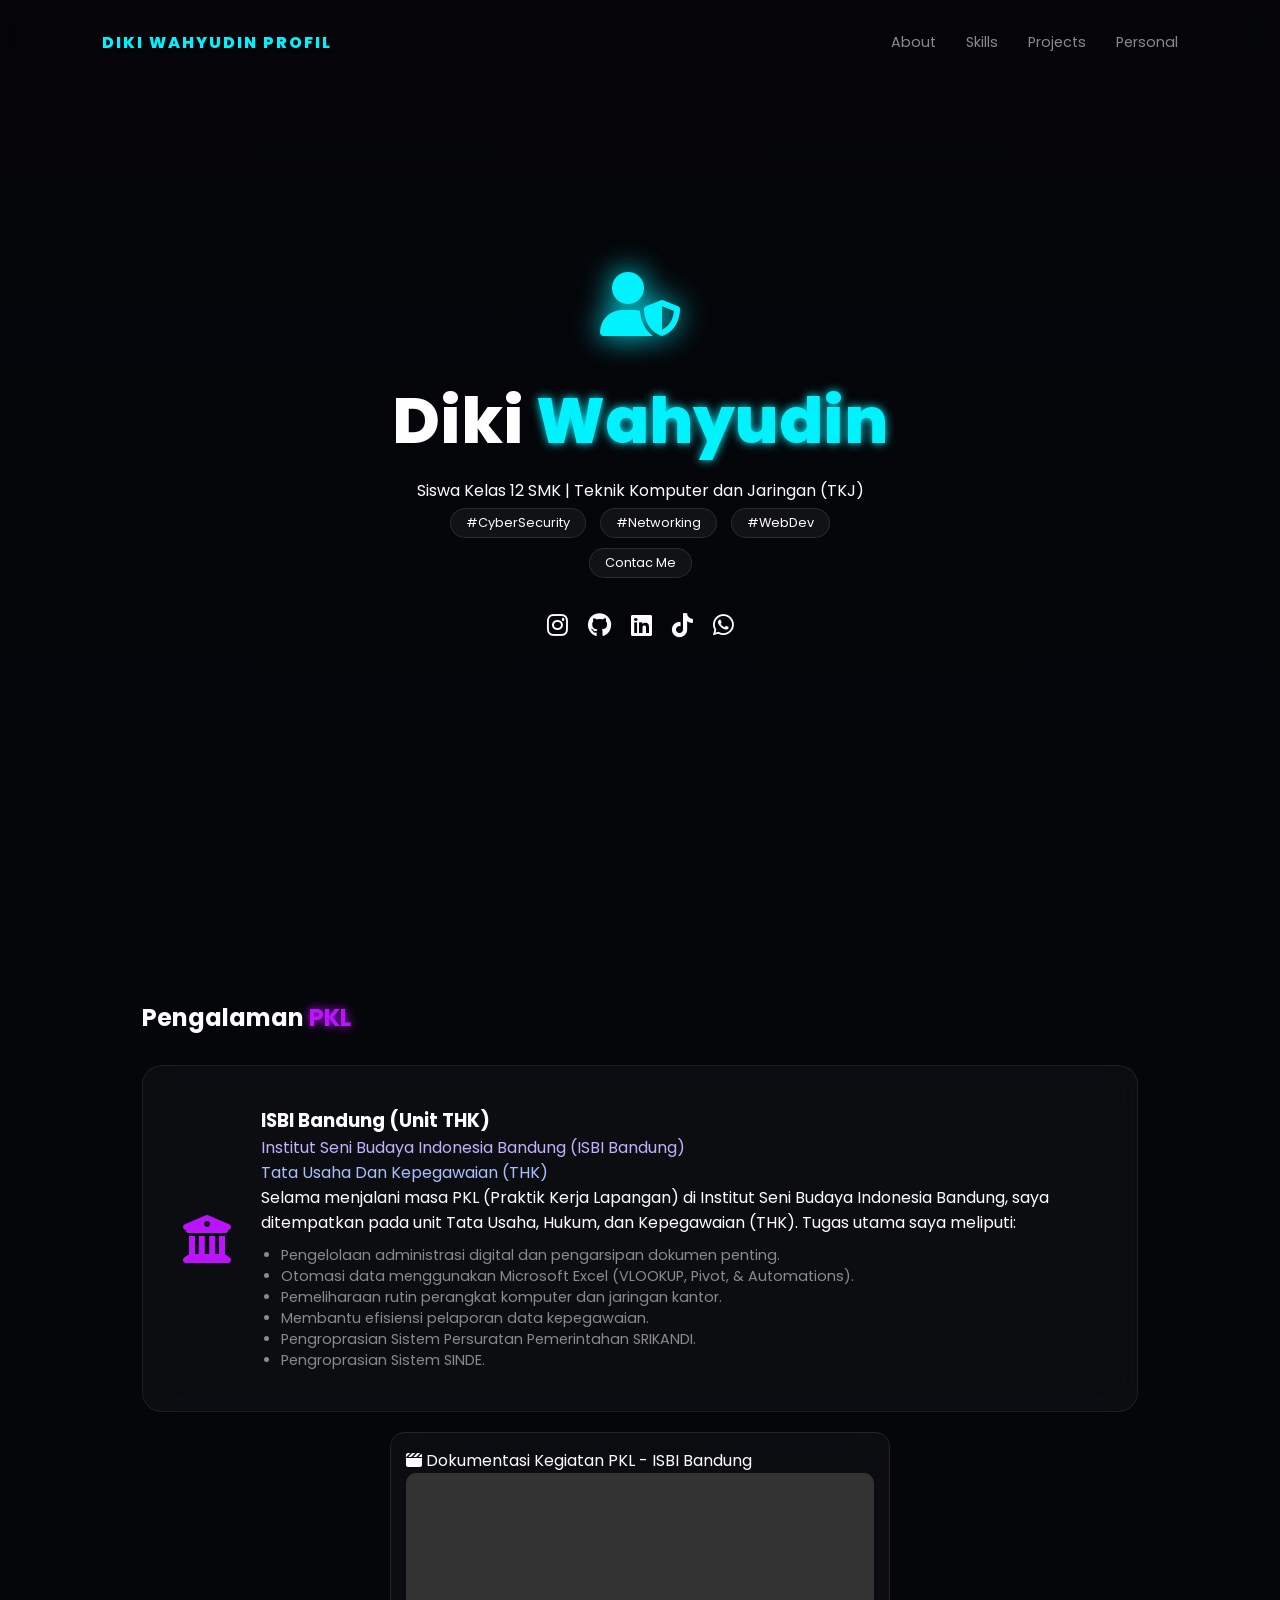
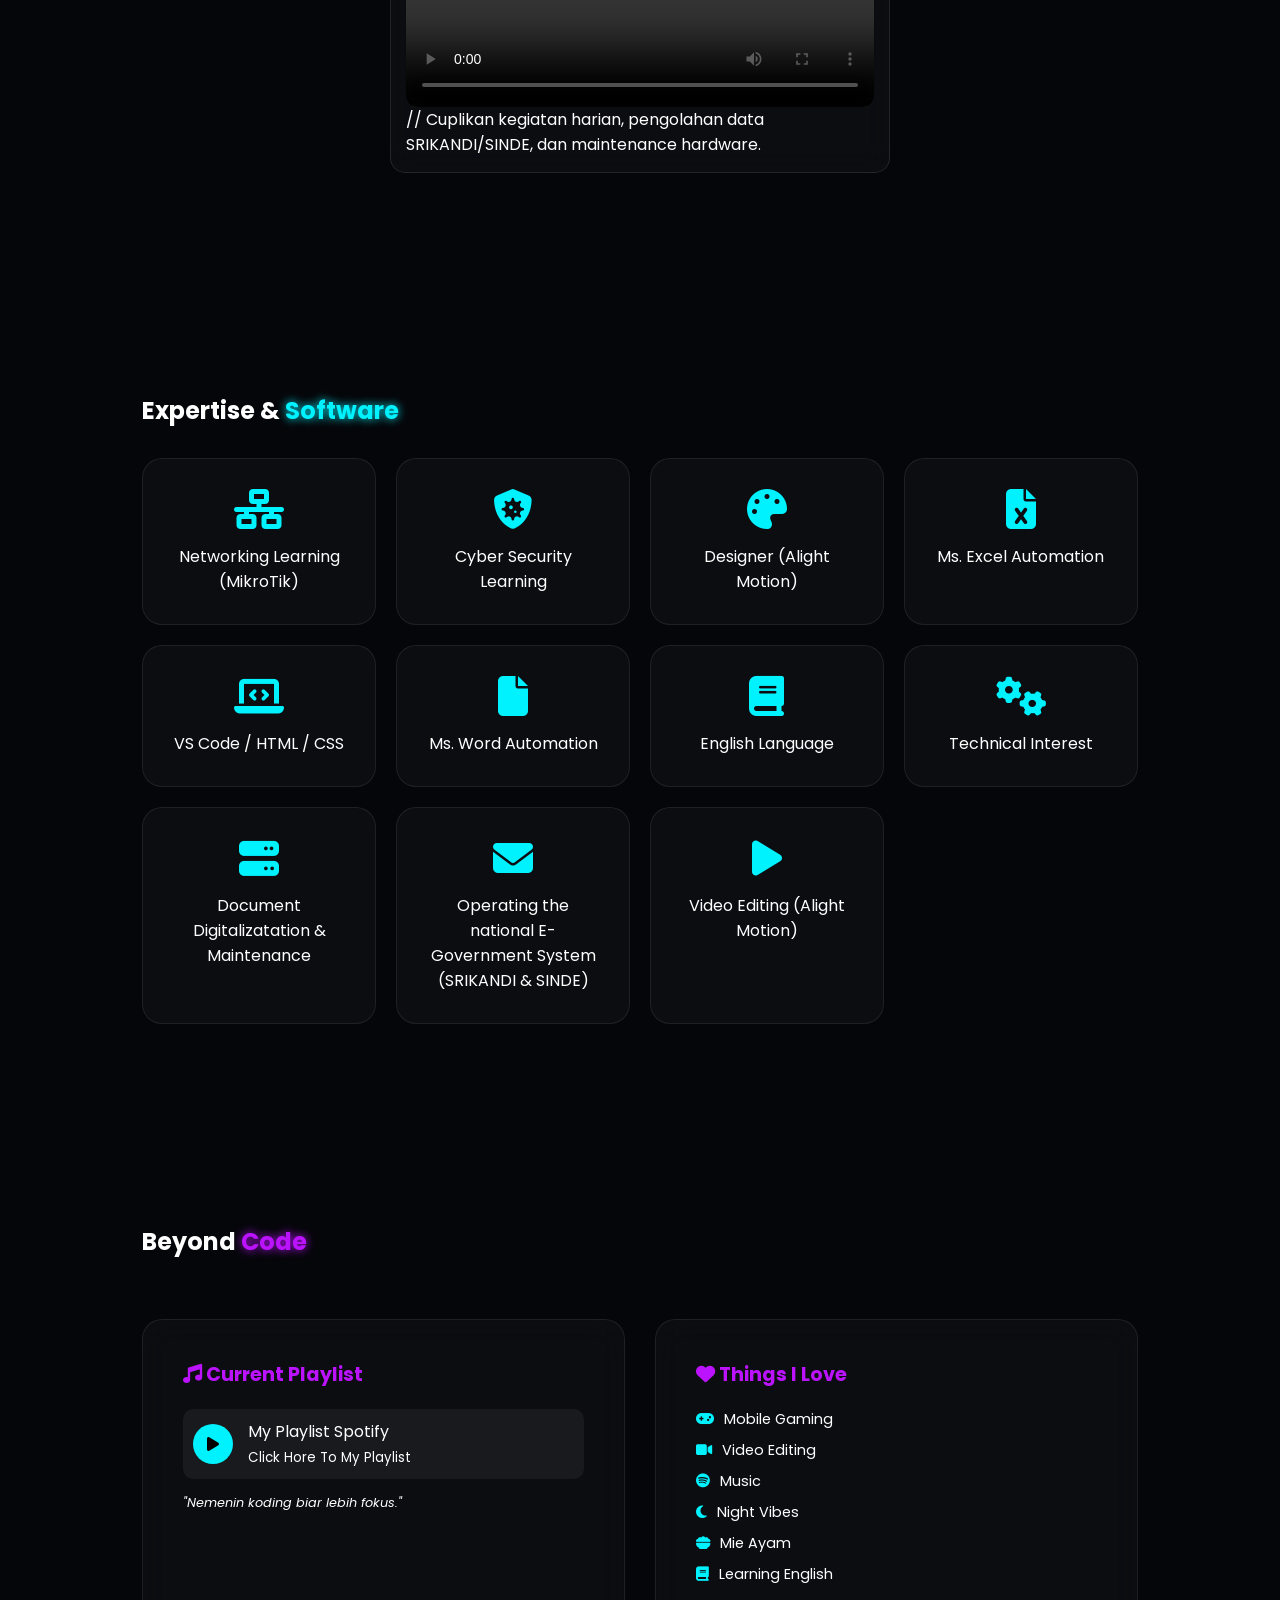
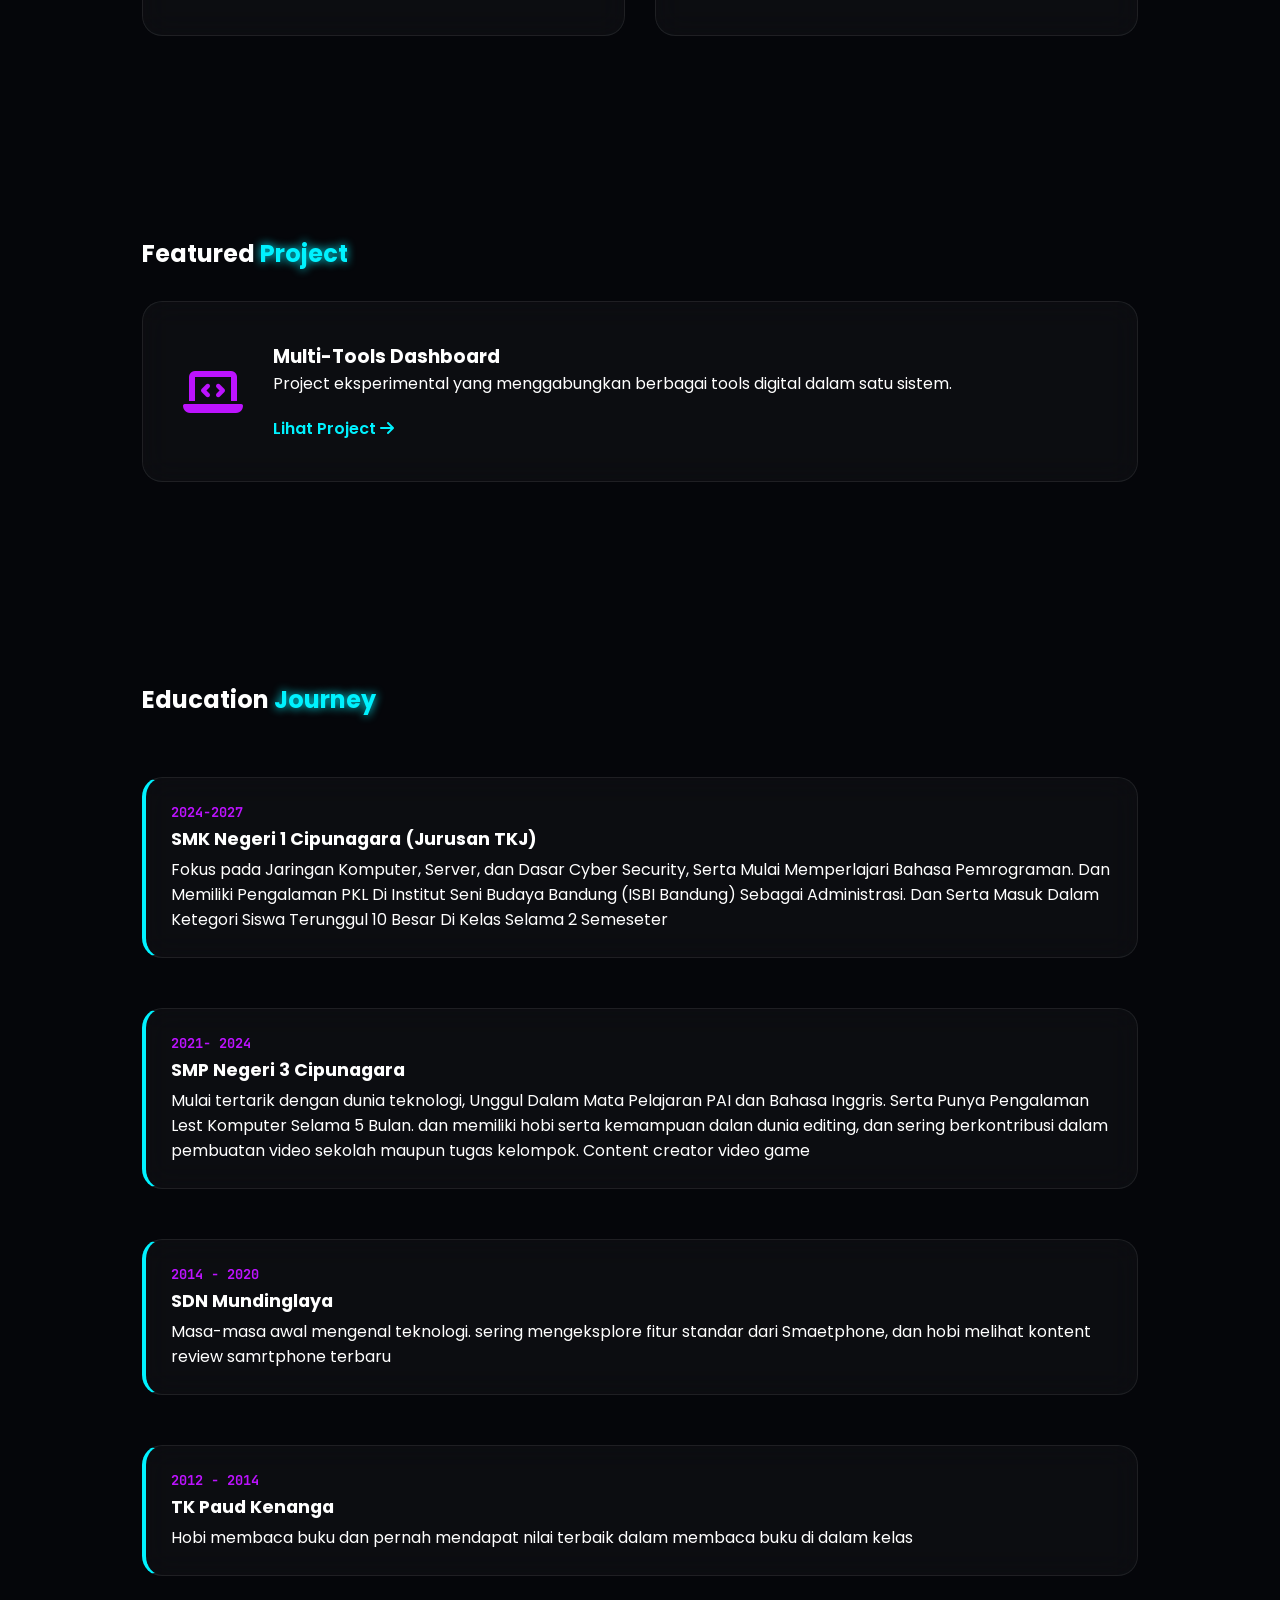
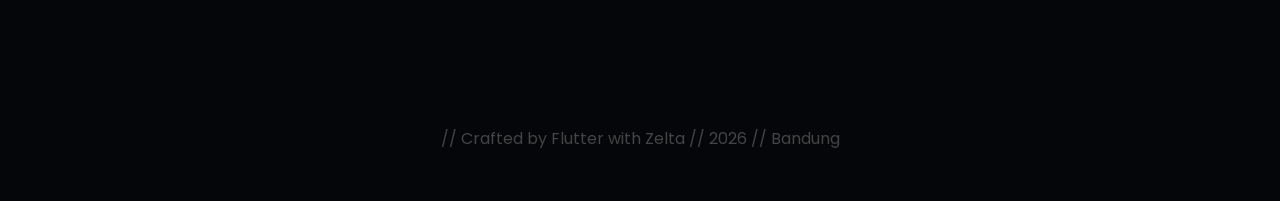
<file: Portofolio.html>
<!DOCTYPE html>
<html lang="id">
<head>
    <meta charset="UTF-8">
    <meta name="viewport" content="width=device-width, initial-scale=1.0">
    <title>Diki Wahyudin | Cyber Portfolio</title>
    <link rel="stylesheet" href="Portofolio.css">
    <link rel="stylesheet" href="https://cdnjs.cloudflare.com/ajax/libs/font-awesome/6.4.0/css/all.min.css">
    <link rel="stylesheet" href="https://fonts.googleapis.com/css2?family=Poppins:wght@300;400;600;800&family=JetBrains+Mono:wght@400;700&display=swap">
</head>
<body>

    <div class="video-container">
        <video autoplay muted loop playsinline class="video-bg">
            <source src="SABER.mp4" type="video/mp4">
        </video>
        <div class="video-overlay"></div>
    </div>

    <nav>
        <div class="logo">DIKI WAHYUDIN PROFIL</div>
        <div class="nav-links">
            <a href="#about">About</a>
            <a href="#skills">Skills</a>
            <a href="#projects">Projects</a>
            <a href="#personal">Personal</a>
        </div>
    </nav>
    
    <section class="hero reveal">
        <div class="profile-glow">
            <i class="fa-solid fa-user-shield"></i>
        </div>
        <h1>Diki <span class="accent-neon">Wahyudin</span></h1>
        <p>Siswa Kelas 12 SMK | Teknik Komputer dan Jaringan (TKJ)</p>
        <div class="hero-tags">
            <span class="tag">#CyberSecurity</span>
            <span class="tag">#Networking</span>
            <span class="tag">#WebDev</span><br>
            <a href="CONTACT.html" class="tag" style="text-decoration: none; color: white;">Contac Me</a>
        </div>
        <div class="social-links">
            <a href="#"><i class="fa-brands fa-instagram"></i></a>
            <a href="#"><i class="fa-brands fa-github"></i></a>
            <a href="#"><i class="fa-brands fa-linkedin"></i></a>
            <a href="#"><i class="fa-brands fa-tiktok"></i></a>
            <a href="#"><i class="fa-brands fa-whatsapp"></i></a>
        </div>
    </section>

    <section id="about" class="section-container">
        <h2 class="reveal">Pengalaman <span class="accent-purple">PKL</span></h2>
        <div class="card reveal wide-card">
            <div class="card-content">
                <i class="fa-solid fa-building-columns icon-big"></i>
                <div class="text-group">
                    <h3>ISBI Bandung (Unit THK)</h3>
                    <p style="color: rgb(192, 178, 255);">Institut Seni Budaya Indonesia Bandung (ISBI Bandung) </p>
                    <p style="color: rgb(169, 192, 255);">Tata Usaha Dan Kepegawaian (THK) </p>
                    <p>Selama menjalani masa PKL (Praktik Kerja Lapangan) di Institut Seni Budaya Indonesia Bandung, saya ditempatkan pada unit Tata Usaha, Hukum, dan Kepegawaian (THK). Tugas utama saya meliputi:</p>
                    <ul style="color: var(--text-dim); margin-left: 20px; font-size: 0.9rem; margin-top: 10px;">
                        <li>Pengelolaan administrasi digital dan pengarsipan dokumen penting.</li>
                        <li>Otomasi data menggunakan Microsoft Excel (VLOOKUP, Pivot, & Automations).</li>
                        <li>Pemeliharaan rutin perangkat komputer dan jaringan kantor.</li>
                        <li>Membantu efisiensi pelaporan data kepegawaian.</li>
                        <li>Pengroprasian Sistem Persuratan Pemerintahan SRIKANDI.</li>
                        <li>Pengroprasian Sistem SINDE.</li>
                    </ul>
                </div>
            </div>
        </div>
        <div class="card reveal video-project-card">
    <div class="video-header">
        <i class="fa-solid fa-clapperboard"></i>
        <span>Dokumentasi Kegiatan PKL - ISBI Bandung</span>
    </div>
    <div class="video-wrapper">
        <video controls class="main-video">
            <source src="SABER.mp4" type="video/mp4">
            Browser kamu nggak mendukung tag video nih.
        </video>
    </div>
    <p class="video-caption">// Cuplikan kegiatan harian, pengolahan data SRIKANDI/SINDE, dan maintenance hardware.</p>
</div>
    </section>
    
    

    <section id="skills" class="section-container">
        <h2 class="reveal">Expertise & <span class="accent-neon">Software</span></h2>
        <div class="skill-grid">
            <div class="skill-item reveal">
                <i class="fa-solid fa-network-wired"></i>
                <span>Networking Learning (MikroTik)</span>
            </div>
            <div class="skill-item reveal">
                <i class="fa-solid fa-shield-virus"></i>
                <span>Cyber Security Learning</span>
            </div>
            <div class="skill-item reveal">
                <i class="fa-solid fa-palette"></i>
                <span>Designer (Alight Motion)</span>
            </div>
            <div class="skill-item reveal">
                <i class="fa-solid fa-file-excel"></i>
                <span>Ms. Excel Automation</span>
            </div>
            <div class="skill-item reveal">
                <i class="fa-solid fa-laptop-code"></i>
                <span>VS Code / HTML / CSS</span>
            </div>
            <div class="skill-item reveal">
                <i class="fa-solid fa-file"></i>
                <span>Ms. Word Automation</span>
            </div>
           <div class="skill-item reveal">
                <i class="fa-solid fa-book"></i>
                <span>English Language</span>
            </div>
            <div class="skill-item reveal">
                <i class="fa-solid fa-gears"></i>
                <span>Technical Interest</span>
            </div>
            <div class="skill-item reveal">
                <i class="fa-solid fa-server"></i>
                <span>Document Digitalizatation & Maintenance</span>
            </div>
            <div class="skill-item reveal">
                <i class="fa-solid fa-envelope"></i>
                <span>Operating the national E-Government System (SRIKANDI & SINDE)</span>
            </div>
             <div class="skill-item reveal">
                <i class="fa-solid fa-play"></i>
                <span>Video Editing (Alight Motion)</span>
            </div>
            
        </div>
    </section>

    <section id="personal" class="section-container">
        <h2 class="reveal">Beyond <span class="accent-purple">Code</span></h2>
        <div class="personal-grid" onclick="window.location.href='https://open.spotify.com/playlist/7A0uGa5DHM8zjYmPi2gndk?si=b6f88e91cdd64691';">
            <div class="card reveal personal-card">
                <h3><i class="fa-solid fa-music"></i> Current Playlist</h3>
                <div class="playlist-item">
                    <div class="music-icon"><i class="fa-solid fa-play"></i></div>
                    <div>
                        <p class="song-title">My Playlist Spotify </p>
                        <small>Click Hore To My Playlist</small>
                    </div>
                </div>
                <p style="margin-top: 15px; font-size: 0.8rem; font-style: italic;">"Nemenin koding biar lebih fokus."</p>
            </div>

            <div class="card reveal personal-card">
                <h3><i class="fa-solid fa-heart"></i> Things I Love</h3>
                <ul class="hobby-list">
                    <li><i class="fa-solid fa-gamepad"></i> Mobile Gaming</li>
                    <li><i class="fa-solid fa-video"></i> Video Editing</li>
                    <li><i class="fa-brands fa-spotify"></i> Music</li>
                    <li><i class="fa-solid fa-moon"></i> Night Vibes</li>
                    <li><i class="fa-solid fa-bowl-food"></i> Mie Ayam</li>
                    <li><i class="fa-solid fa-book"></i> Learning English</li>
                </ul>
            </div>
        </div>
    </section>

    <section id="projects" class="section-container">
        <h2 class="reveal">Featured <span class="accent-neon">Project</span></h2>
        <div class="card reveal wide-card project-card">
            <div class="card-content">
                <i class="fa-solid fa-laptop-code icon-big"></i>
                <div class="text-group">
                    <h3>Multi-Tools Dashboard</h3>
                    <p>Project eksperimental yang menggabungkan berbagai tools digital dalam satu sistem.</p>
                    <a href="index.html" class="btn-link">Lihat Project <i class="fa-solid fa-arrow-right"></i></a>
                </div>
            </div>
        </div>
    </section>
    <section id="education" class="section-container">
    <h2 class="reveal">Education <span class="accent-neon">Journey</span></h2>
    <div class="timeline-grid">
        
        <div class="card reveal timeline-card">
            <div class="year">2024-2027</div>
            <h3>SMK Negeri 1 Cipunagara (Jurusan TKJ)</h3>
            <p>Fokus pada Jaringan Komputer, Server, dan Dasar Cyber Security, Serta Mulai Memperlajari Bahasa Pemrograman. Dan Memiliki Pengalaman PKL Di Institut Seni Budaya Bandung (ISBI Bandung) Sebagai Administrasi. Dan Serta Masuk Dalam Ketegori Siswa Terunggul 10 Besar Di Kelas Selama 2 Semeseter</p>
        </div>

        <div class="card reveal timeline-card">
            <div class="year">2021- 2024</div>
            <h3>SMP Negeri 3 Cipunagara</h3>
            <p>Mulai tertarik dengan dunia teknologi, Unggul Dalam Mata Pelajaran PAI dan Bahasa Inggris. Serta Punya Pengalaman Lest Komputer Selama 5 Bulan. dan memiliki hobi serta kemampuan dalan dunia editing, dan sering berkontribusi dalam pembuatan video sekolah maupun tugas kelompok. Content creator video game</p>
        </div>

        <div class="card reveal timeline-card">
            <div class="year">2014 - 2020</div>
            <h3>SDN Mundinglaya</h3>
            <p>Masa-masa awal mengenal teknologi. sering mengeksplore fitur standar dari Smaetphone, dan hobi melihat kontent review samrtphone terbaru</p>
        </div>

        <div class="card reveal timeline-card">
            <div class="year">2012 - 2014</div>
            <h3>TK Paud Kenanga</h3>
            <p>Hobi membaca buku dan pernah mendapat nilai terbaik dalam membaca buku di dalam kelas</p>
        </div>



    </div>
</section>

    <footer>
        <p>// Crafted by Flutter with Zelta // 2026 // Bandung</p>
    </footer>

    <script>
        function reveal() {
            var reveals = document.querySelectorAll(".reveal");
            for (var i = 0; i < reveals.length; i++) {
                var windowHeight = window.innerHeight;
                var elementTop = reveals[i].getBoundingClientRect().top;
                if (elementTop < windowHeight - 100) {
                    reveals[i].classList.add("active");
                }
            }
        }
        window.addEventListener("scroll", reveal);
        reveal();
    </script>
</body>
</html>
</file>
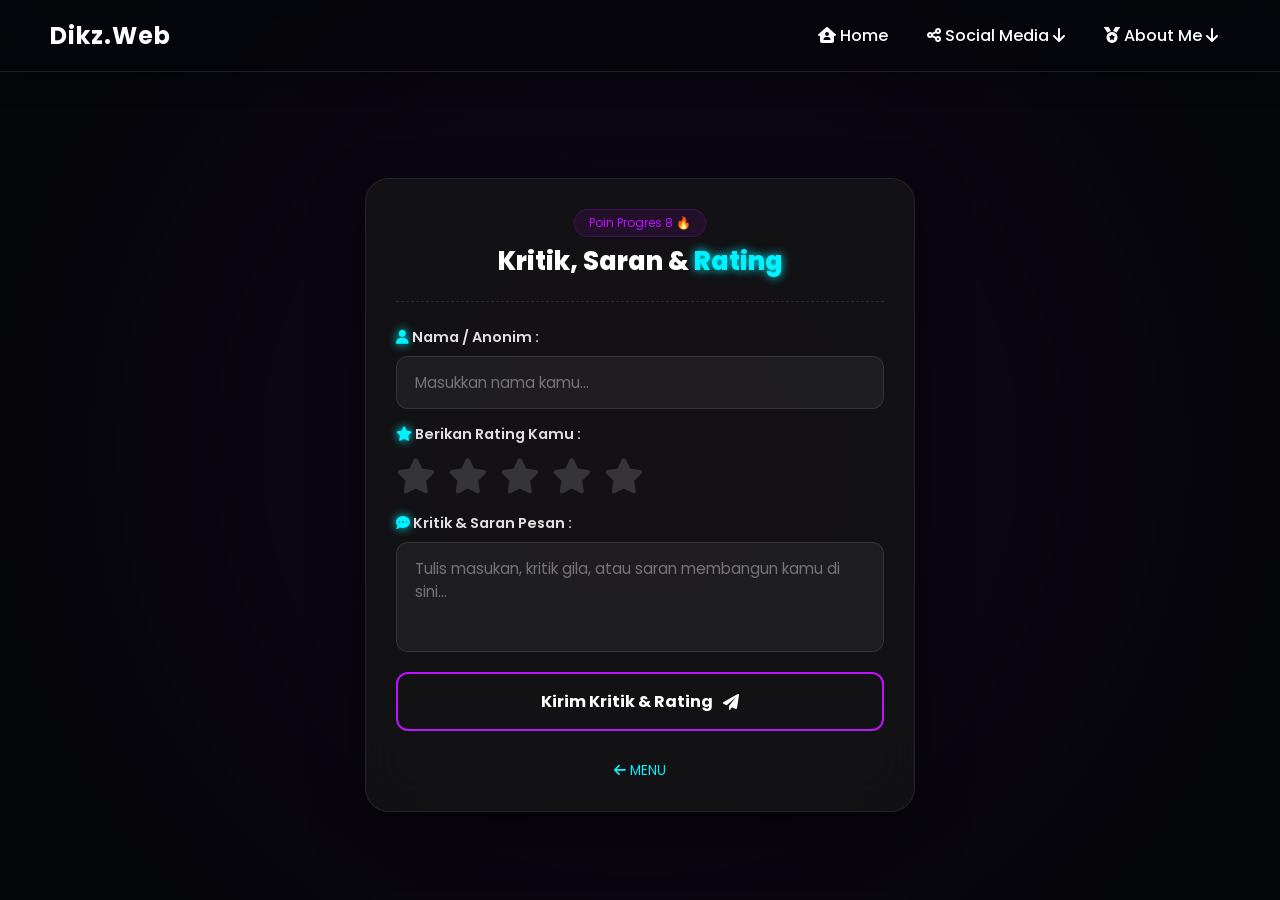
<file: RATING.html>
<!DOCTYPE html>
<html lang="id">
<head>
    <meta charset="UTF-8">
    <meta name="viewport" content="width=device-width, initial-scale=1.0">
    <title>Kritik, Saran & Rating - Web Aneh v2.2</title>
    <link href="https://fonts.googleapis.com/css2?family=Poppins:wght@400;600;800&display=swap" rel="stylesheet">
    <link rel="stylesheet" href="https://cdnjs.cloudflare.com/ajax/libs/font-awesome/6.0.0/css/all.min.css">
    
    <style>
        @media (max-width: 480px) {
        body { padding-top: 60px !important; }
        .navbar { padding: 5px 15px !important; }
        .logo { font-size: 16px !important; }
        .nav-links li a { font-size: 11px !important; padding: 4px 6px !important; }
        .card { padding: 20px !important; }
}
        :root {
            --bg-color: #05060a;       
            --accent-neon: #00f2ff;    
            --accent-purple: #bc13fe;  
            --card-bg: rgba(20, 20, 20, 0.8); 
            --text-main: #ffffff;      
            --text-dim: #8a8a8a;
            --star-color: #ffb800;
            --primary-color: var(--accent-purple); /* Penyelarasan warna menu dropdown */
        }

        * { margin: 0; padding: 0; box-sizing: border-box; font-family: 'Poppins', sans-serif; }
        
        /* Ditambahkan padding atas agar posisi kartu pas di bawah navbar */
        body {
            background-color: var(--bg-color); color: var(--text-main);
            min-height: 100vh; width: 100%; display: flex; justify-content: center; align-items: center; padding: 20px;
            padding-top: 90px; 
            overflow-x: hidden;
        }

        .video-overlay {
            position: fixed; top: 0; left: 0; width: 100%; height: 100%;
            background: radial-gradient(circle at center, rgba(188, 19, 254, 0.08) 0%, var(--bg-color) 85%); z-index: -1;
        }

        /* ============================================================
           CSS NAVBAR UTAMA (WARISAN FLUTTER 🔥)
           ============================================================ */
        .navbar {
            position: fixed; 
            top: 0;
            left: 0;
            width: 100%; 
            display: flex;
            justify-content: space-between;
            align-items: center;
            padding: 15px 40px;
            z-index: 1000;  
            background: rgba(5, 6, 10, 0.7); 
            backdrop-filter: blur(10px); 
            -webkit-backdrop-filter: blur(10px);
            border-bottom: 1px solid rgba(255, 255, 255, 0.1); 
            box-shadow: 0 4px 30px rgba(0, 0, 0, 0.4);
        }

        .logo {
            color: white;
            font-size: 24px;
            font-weight: 700;
            text-decoration: none;
            letter-spacing: 1px;
            margin-left: 10px; 
            transition: 0.3s;
        }
        .logo:hover {
            color: var(--accent-neon);
            text-shadow: 0 0 10px var(--accent-neon);
        }

        .nav-links {
            list-style: none;
            display: flex;
            margin: 0;
            padding: 0;
            margin-right: 10px; 
        }

        .nav-links li {
            position: relative;
            margin-left: 15px; 
        }

        .nav-links li a {
            color: white;
            text-decoration: none;
            font-weight: 500;
            padding: 8px 12px; 
            display: block;
            border-radius: 5px;
            transition: background-color 0.3s, transform 0.1s; 
            transform: none; 
            box-shadow: none;
        }

        .nav-links li a:hover {
            background-color: rgba(255, 255, 255, 0.15);
            transform: scale(1.03); 
            box-shadow: 0 0 10px rgba(0, 242, 255, 0.2);
        }

        .dropdown {
            position: relative;
        }

        .dropdown-content {
            max-height: 0; 
            opacity: 0; 
            visibility: hidden; 
            transition: max-height 0.4s ease-in-out, opacity 0.3s ease-in-out, visibility 0.4s;
            position: absolute;
            min-width: 180px;
            top: 100%; 
            right: 0; 
            margin-top: 5px;
            background: rgba(20, 20, 20, 0.9); 
            backdrop-filter: blur(15px); 
            -webkit-backdrop-filter: blur(15px);
            border: 1px solid rgba(255, 255, 255, 0.1);
            box-shadow: 0 8px 16px 0 rgba(0,0,0,0.5);
            z-index: 100;
            border-radius: 8px;
            overflow: hidden; 
        }

        .dropdown:hover .dropdown-content {
            max-height: 500px; 
            opacity: 1; 
            visibility: visible; 
        }

        .dropdown-content a {
            color: white;
            padding: 12px 16px;
            text-decoration: none;
            display: block;
            text-align: left;
            transition: background-color 0.2s;
        }

        .dropdown-content a:hover {
            background-color: var(--primary-color); 
            color: white;
            text-shadow: 0 0 5px #fff;
        }

        /* ============================================================
           CSS CARD KONTEN FORM + ANIMASI BARU 🚀
           ============================================================ */
        .section-container { width: 100%; max-width: 550px; margin: auto; }
        
        .card {
            background: var(--card-bg); border: 1px solid rgba(255, 255, 255, 0.08);
            backdrop-filter: blur(20px); border-radius: 24px; padding: 30px; box-shadow: 0 20px 50px rgba(0,0,0,0.6);
            display: flex; flex-direction: column; gap: 25px;
            margin-top: 20px;
            
            /* Penerapan Animasi Muncul & Efek Denyut Glow */
            animation: fadeInUp 0.8s cubic-bezier(0.25, 1, 0.5, 1) forwards, pulseGlow 4s ease-in-out infinite alternate;
            opacity: 0; /* Mulai dari transparan sebelum animasi jalan */
        }

        /* KEYFRAMES ANIMASI KOTAK MUNCUL */
        @keyframes fadeInUp {
            from {
                opacity: 0;
                transform: translateY(40px) scale(0.98);
            }
            to {
                opacity: 1;
                transform: translateY(0) scale(1);
            }
        }

        /* KEYFRAMES ANIMASI GLOW MENYALA (EFEK NAPAS CYBERPUNK) */
        @keyframes pulseGlow {
            0% {
                border-color: rgba(255, 255, 255, 0.08);
                box-shadow: 0 20px 50px rgba(0,0,0,0.6), 0 0 15px rgba(188, 19, 254, 0.05);
            }
            100% {
                border-color: rgba(0, 242, 255, 0.2);
                box-shadow: 0 20px 50px rgba(0,0,0,0.7), 0 0 25px rgba(0, 242, 255, 0.15);
            }
        }

        .header-wrapper {
            text-align: center; border-bottom: 1px dashed rgba(255, 255, 255, 0.1); padding-bottom: 20px;
        }
        .header-wrapper h1 { font-size: 1.6rem; font-weight: 800; margin-top: 5px; }
        .accent-neon { color: var(--accent-neon); text-shadow: 0 0 10px var(--accent-neon); }
        .tag {
            display: inline-block; background: rgba(188, 19, 254, 0.1); color: var(--accent-purple);
            padding: 4px 14px; border-radius: 20px; font-size: 0.75rem; border: 1px solid rgba(188, 19, 254, 0.2);
        }

        .form-group { display: flex; flex-direction: column; gap: 8px; }
        .form-label { font-size: 0.9rem; font-weight: 600; color: #e0e0e0; }
        
        .custom-input {
            width: 100%; background: rgba(255, 255, 255, 0.05); border: 1px solid rgba(255, 255, 255, 0.1);
            padding: 14px 18px; border-radius: 12px; color: var(--text-main); font-size: 0.95rem; outline: none; transition: 0.3s;
        }
        .custom-input:focus { border-color: var(--accent-neon); background: rgba(0, 242, 255, 0.05); box-shadow: 0 0 15px rgba(0, 242, 255, 0.15); }
        
        textarea.custom-input { resize: none; min-height: 110px; }

        .stars-container { display: flex; gap: 12px; font-size: 2.2rem; margin: 5px 0; }
        .stars-container i { cursor: pointer; color: rgba(255, 255, 255, 0.15); transition: 0.2s ease; }
        .stars-container i:hover, .stars-container i.active {
            color: var(--star-color); filter: drop-shadow(0 0 10px var(--star-color));
        }

        .btn-submit-neon {
            width: 100%; padding: 15px; background: transparent; border: 2px solid var(--accent-purple);
            color: white; border-radius: 12px; font-weight: 700; font-size: 1rem; cursor: pointer; transition: 0.4s;
            display: flex; justify-content: center; align-items: center; gap: 10px; margin-top: 10px;
        }
        .btn-submit-neon:hover { background: var(--accent-purple); box-shadow: 0 0 25px var(--accent-purple); transform: translateY(-2px); }

        .back-link { text-align: center; font-size: 0.85rem; margin-top: 5px; }
        .back-link a { color: var(--accent-neon); text-decoration: none; transition: 0.3s; }
        .back-link a:hover { text-shadow: 0 0 8px var(--accent-neon); text-decoration: underline; }
    </style>
</head>
<body>

    <div class="video-overlay"></div>

    <nav class="navbar">
        <a href="Portofolio.html" class="logo">Dikz.Web</a>
        <ul class="nav-links">
            <li><a href="index.html"><i class="fa-solid fa-house-user"></i> Home</a></li>
            <li class="dropdown">
                <a href="#" class="dropbtn"><i class="fa-solid fa-share-nodes"></i> Social Media <i class="fa-solid fa-arrow-down"></i></a>
                <div class="dropdown-content">
                    <a href="https://www.instagram.com/dik.whydn?igsh=MTRkbHQxcnlxb20zOQ==" target="_blank"><i class="fa-brands fa-instagram"></i> Instagram ⤶</a>
                    <a href="https://www.tiktok.com/@fdikiwahyudin?_t=ZS-90j4WsXjA87&_r=1" target="_blank"><i class="fa-brands fa-tiktok"></i> Tiktok ⤶</a>
                    <a href="https://www.facebook.com/share/1D2dwnJ7a6/" target="_blank"><i class="fa-brands fa-facebook"></i> Facebook ⤶</a>
                    <a href="https://t.me/ZeltaSparkle" target="_blank"><i class="fa-brands fa-telegram"></i> Telegram ⤶</a>
                </div>
            </li>
            <li class="dropdown">
                <a href="#" class="dropbtn"><i class="fa-solid fa-medal"></i> About Me <i class="fa-solid fa-arrow-down"></i></a>
                <div class="dropdown-content">
                    <a href="CONTACT.html"><i class="fa-solid fa-envelope"></i> Contact Me!</a>
                    <a href="Portofolio.html"><i class="fa-solid fa-user"></i> Portofolio</a>
                    <a href="RATING.html"><i class="fa-solid fa-star-half-stroke"></i> Rating</a>
                    <a href="DONATE.html"><i class="fa-solid fa-hand-holding-medical"></i> Support Me </a>
                </div>
            </li>
        </ul>
    </nav>

    <main class="section-container">
        <div class="card">
            
            <div class="header-wrapper">
                <span class="tag">Poin Progres 8 🔥</span>
                <h1>Kritik, Saran & <span class="accent-neon">Rating</span></h1>
            </div>

            <form action="https://api.web3forms.com/submit" method="POST" id="feedbackForm">
                
                <input type="hidden" name="access_key" value="3f422e90-6e23-4f5a-843c-b20ae85ed991">
                
                <input type="hidden" name="subject" value="🔥 Notifikasi Kritik & Rating Baru Web Aneh!">
                <input type="hidden" name="from_name" value="Web Aneh Engine">

                <div class="form-group" style="margin-bottom: 15px;">
                    <label class="form-label"><i class="fas fa-user accent-neon"></i> Nama / Anonim :</label>
                    <input type="text" name="Nama_Pengunjung" class="custom-input" placeholder="Masukkan nama kamu..." required>
                </div>

                <div class="form-group" style="margin-bottom: 15px;">
                    <label class="form-label"><i class="fas fa-star accent-neon"></i> Berikan Rating Kamu :</label>
                    <div class="stars-container" id="starsContainer">
                        <i class="fas fa-star" data-value="1" onclick="selectStar(1)"></i>
                        <i class="fas fa-star" data-value="2" onclick="selectStar(2)"></i>
                        <i class="fas fa-star" data-value="3" onclick="selectStar(3)"></i>
                        <i class="fas fa-star" data-value="4" onclick="selectStar(4)"></i>
                        <i class="fas fa-star" data-value="5" onclick="selectStar(5)"></i>
                    </div>
                    <input type="hidden" name="Rating_Bintang" id="ratingValue" value="0">
                </div>

                <div class="form-group" style="margin-bottom: 20px;">
                    <label class="form-label"><i class="fas fa-comment-dots accent-neon"></i> Kritik & Saran Pesan :</label>
                    <textarea name="Kritik_dan_Saran" class="custom-input" placeholder="Tulis masukan, kritik gila, atau saran membangun kamu di sini..." required></textarea>
                </div>

                <button type="submit" class="btn-submit-neon">
                    Kirim Kritik & Rating <i class="fas fa-paper-plane"></i>
                </button>
            </form>

            <div class="back-link">
                <a href="index.html"><i class="fas fa-arrow-left"></i> MENU</a>
            </div>

        </div>
    </main>

    <script>
        let currentSelectedRating = 0;
        const ratingValueInput = document.getElementById('ratingValue');

        function selectStar(value) {
            currentSelectedRating = value;
            ratingValueInput.value = value + " Bintang"; 
            
            const stars = document.querySelectorAll('#starsContainer i');
            stars.forEach(star => {
                const starValue = parseInt(star.getAttribute('data-value'));
                if (starValue <= value) {
                    star.classList.add('active');
                } else {
                    star.classList.remove('active');
                }
            });
        }

        document.getElementById('feedbackForm').onsubmit = function(e) {
            if (currentSelectedRating === 0) {
                alert("Flutter, pilih bintang ratingnya dulu dong sebelum di-kirim! 😉⭐");
                return false;
            }
        };
    </script>
</body>
</html>
</file>
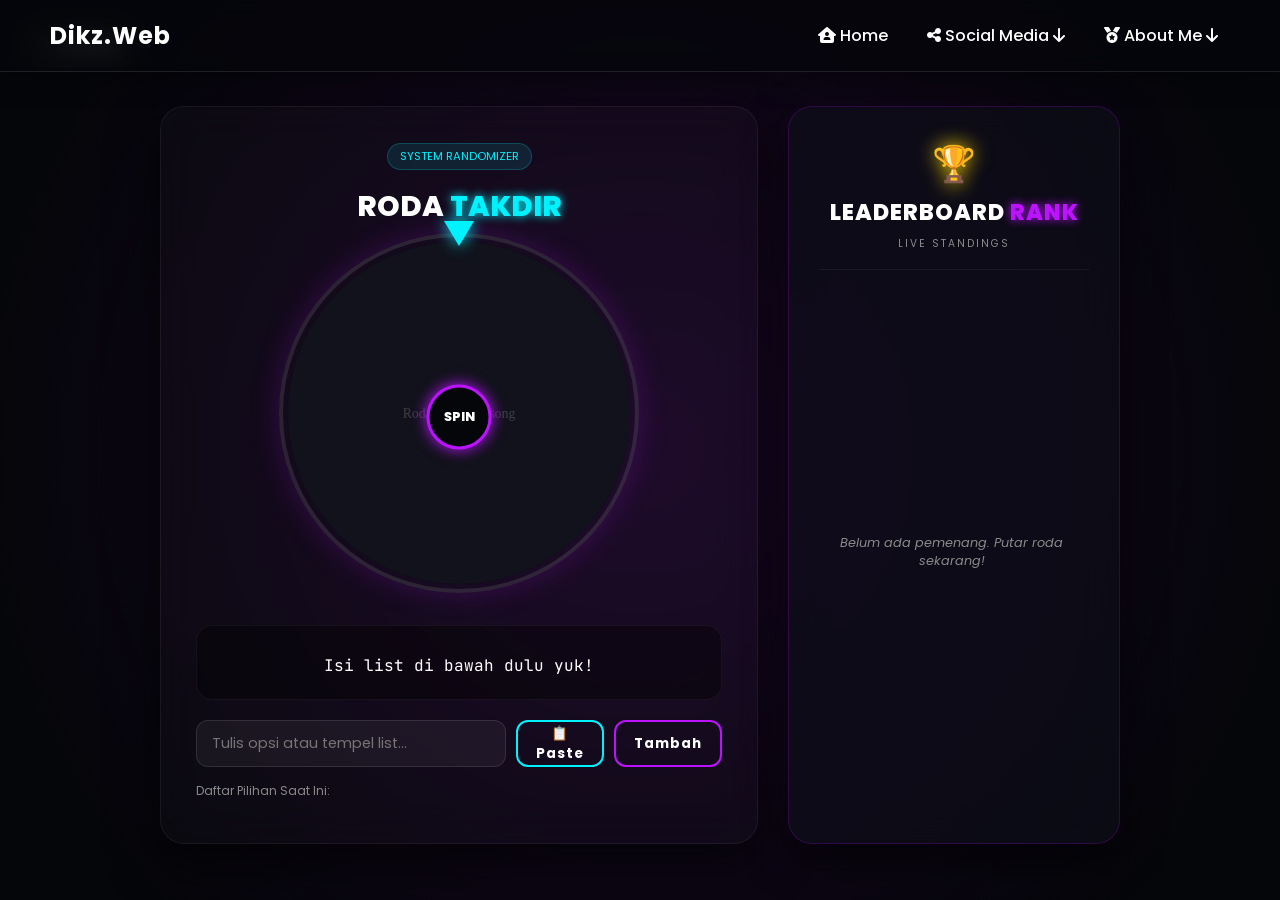
<file: SPIN.html>
<!DOCTYPE html>
<html lang="id">
<head>
    <meta charset="UTF-8">
    <meta name="viewport" content="width=device-width, initial-scale=1.0">
    <title>Cyberpunk Spin Wheel & Leaderboard</title>
    <link rel="stylesheet" href="https://cdnjs.cloudflare.com/ajax/libs/font-awesome/6.5.1/css/all.min.css">
    <link rel="preconnect" href="https://fonts.googleapis.com">
    <link rel="preconnect" href="https://fonts.gstatic.com" crossorigin>
    <link href="https://fonts.googleapis.com/css2?family=JetBrains+Mono:ital,wght@0,100..800;1,100..800&family=Poppins:wght@300;400;600;700;800&display=swap" rel="stylesheet">
    <link rel="stylesheet" href="SPIN.css">
</head>
<body>

   <nav class="navbar">
        <a href="Portofolio.html" class="logo">Dikz.Web</a>
        <ul class="nav-links">
            <li><a href="index.html"><i class="fa-solid fa-house-user"></i> Home</a></li>
            <li class="dropdown">
                <a href="#" class="dropbtn"><i class="fa-solid fa-share-nodes"></i> Social Media <i class="fa-solid fa-arrow-down"></i></a>
                <div class="dropdown-content">
                    <a href="https://www.instagram.com/dik.whydn?igsh=MTRkbHQxcnlxb20zOQ==" target="_blank"><i class="fa-brands fa-instagram"></i> Instagram ⤶</a>
                    <a href="https://www.tiktok.com/@fdikiwahyudin?_t=ZS-90j4WsXjA87&_r=1" target="_blank"><i class="fa-brands fa-tiktok"></i> Tiktok ⤶</a>
                    <a href="https://www.facebook.com/share/1D2dwnJ7a6/" target="_blank"><i class="fa-brands fa-facebook"></i> Facebook ⤶</a>
                    <a href="https://t.me/ZeltaSparkle" target="_blank"><i class="fa-brands fa-telegram"></i> Telegram ⤶</a>
                </div>
            </li>
            <li class="dropdown">
                <a href="#" class="dropbtn"><i class="fa-solid fa-medal"></i> About Me <i class="fa-solid fa-arrow-down"></i></a>
                <div class="dropdown-content">
                    <a href="CONTACT.html"><i class="fa-solid fa-envelope"></i> Contact Me!</a>
                    <a href="Portofolio.html"><i class="fa-solid fa-user"></i> Portofolio</a>
                    <a href="RATING.html"><i class="fa-solid fa-star-half-stroke"></i> Rating</a>
                    <a href="DONATE.html"><i class="fa-solid fa-hand-holding-medical"></i> Support Me </a>
                </div>
            </li>
        </ul>
    </nav>

    <div class="video-overlay"></div>
    <a href="index.html" class="btn-back reveal-item">← Kembali</a>

    <div class="main-dashboard reveal-item">
        <div class="card active">
            <header>
                <span class="tag">SYSTEM RANDOMIZER</span>
                <h1 class="hero-small">RODA <span class="accent-neon">TAKDIR</span></h1>
            </header>
            <div class="wheel-container">
                <div class="pointer"></div>
                <canvas id="wheel" width="360" height="360"></canvas>
                <button type="button" id="spin-btn">SPIN</button>
            </div>
            <div class="result-box">
                <div id="congrats-title" class="congrats-banner"></div>
                <div id="result-text">Isi list di bawah dulu yuk!</div>
            </div>
            <div class="input-section">
                <div class="input-wrapper">
                    <input type="text" id="option-input" class="custom-input" placeholder="Tulis opsi atau tempel list...">
                    <button type="button" id="paste-btn">📋 Paste</button>
                    <button type="button" id="add-btn">Tambah</button>
                </div>
                <div class="current-tags">
                    <span class="info-text">Daftar Pilihan Saat Ini:</span>
                    <div id="tags-container"></div>
                </div>
            </div>
        </div>

        <div class="leaderboard-card">
            <div class="leaderboard-header">
                <div class="leaderboard-icon">🏆</div>
                <h2>LEADERBOARD <span class="accent-purple">RANK</span></h2>
                <span class="sub-tag">LIVE STANDINGS</span>
            </div>
            <div id="leaderboard-list" class="leaderboard-content">
                <div class="empty-leaderboard">Belum ada pemenang. Putar roda sekarang!</div>
            </div>
        </div>
    </div>

    <div id="congrats-modal" class="modal-overlay">
        <div class="modal-content">
            <div class="modal-glow"></div>
            <div class="modal-icon">👑</div>
            <h2 id="modal-title">MANTAP! 🔥</h2>
            <p class="modal-sub">SYSTEM CHOSEN WINNER</p>
            <div id="modal-winner">>> HASIL MUNCUL DI SINI <<</div>
            <button type="button" id="close-modal-btn">CONGRATS & CLOSE</button>
        </div>
    </div>

    <script src="SPIN.js"></script>
</body>
</html>
</file>
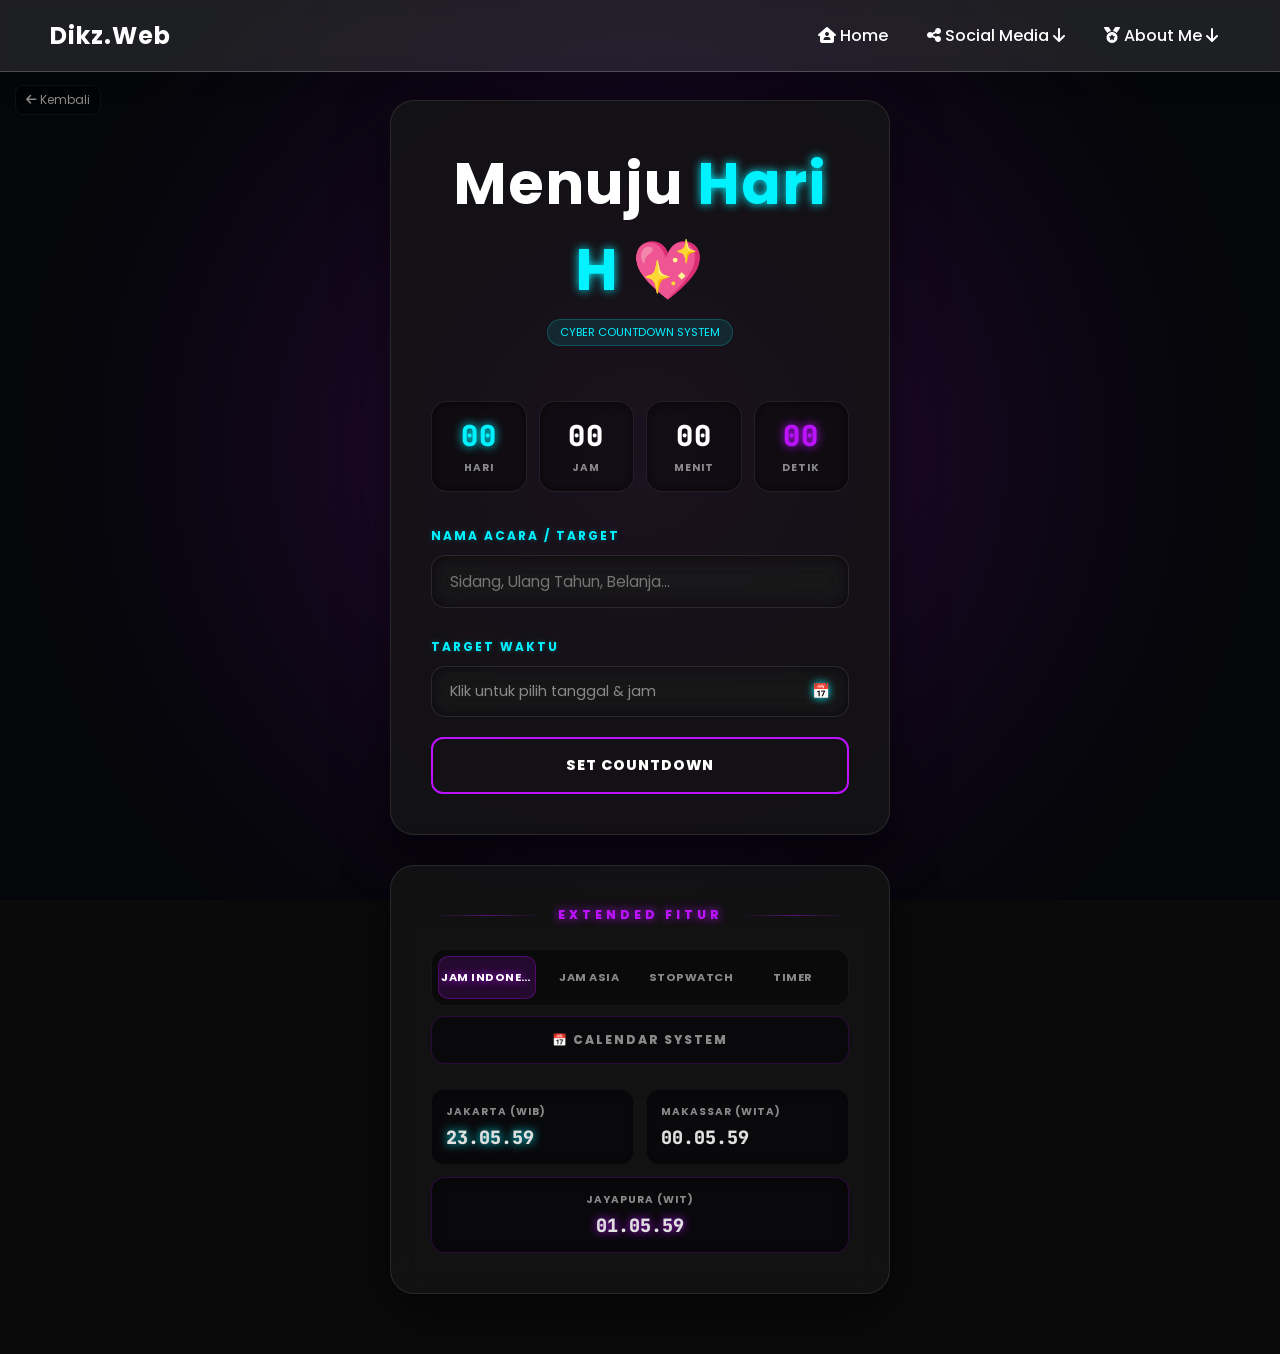
<file: TIME.html>
<!DOCTYPE html>
<html lang="id">
<head>
    <meta charset="UTF-8">
    <meta name="viewport" content="width=device-width, initial-scale=1.0">
    <title>Time - Machine | Dikz</title>
    <link href="https://fonts.googleapis.com/css2?family=Poppins:wght@300;400;600;800&family=JetBrains+Mono:wght@500&display=swap" rel="stylesheet">
    <link rel="stylesheet" href="https://cdnjs.cloudflare.com/ajax/libs/font-awesome/6.4.0/css/all.min.css">
    <link rel="stylesheet" href="TIME.css">

    <style>
      
    </style>
</head>
<body>

   <nav class="navbar">
        <a href="Portofolio.html" class="logo">Dikz.Web</a>
        <ul class="nav-links">
            <li><a href="index.html"><i class="fa-solid fa-house-user"></i> Home</a></li>
            <li class="dropdown">
                <a href="#" class="dropbtn"><i class="fa-solid fa-share-nodes"></i> Social Media <i class="fa-solid fa-arrow-down"></i></a>
                <div class="dropdown-content">
                    <a href="https://www.instagram.com/dik.whydn?igsh=MTRkbHQxcnlxb20zOQ==" target="_blank"><i class="fa-brands fa-instagram"></i> Instagram ⤶</a>
                    <a href="https://www.tiktok.com/@fdikiwahyudin?_t=ZS-90j4WsXjA87&_r=1" target="_blank"><i class="fa-brands fa-tiktok"></i> Tiktok ⤶</a>
                    <a href="https://www.facebook.com/share/1D2dwnJ7a6/" target="_blank"><i class="fa-brands fa-facebook"></i> Facebook ⤶</a>
                    <a href="https://t.me/ZeltaSparkle" target="_blank"><i class="fa-brands fa-telegram"></i> Telegram ⤶</a>
                </div>
            </li>
            <li class="dropdown">
                <a href="#" class="dropbtn"><i class="fa-solid fa-medal"></i> About Me <i class="fa-solid fa-arrow-down"></i></a>
                <div class="dropdown-content">
                    <a href="CONTACT.html"><i class="fa-solid fa-envelope"></i> Contact Me!</a>
                    <a href="Portofolio.html"><i class="fa-solid fa-user"></i> Portofolio</a>
                    <a href="RATING.html"><i class="fa-solid fa-star-half-stroke"></i> Rating</a>
                    <a href="DONATE.html"><i class="fa-solid fa-hand-holding-medical"></i> Support Me </a>
                </div>
            </li>
        </ul>
    </nav>

    <div class="video-overlay"></div>
    <div class="video-overlay"></div>
    <a href="index.html" class="btn-back"><i class="fa-solid fa-arrow-left"></i> Kembali</a>

    <div class="video-overlay"></div>

    <div class="section-container">
        
        <div class="card reveal-item">
            <div class="hero-small">
                <h1 id="countdown-title">Menuju <span class="accent-neon">Hari H</span> 💖</h1>
            </div>
            <span class="tag">CYBER COUNTDOWN SYSTEM</span>

            <div class="countdown-grid">
                <div class="countdown-box">
                    <span id="days" class="accent-neon">00</span>
                    <p>HARI</p>
                </div>
                <div class="countdown-box">
                    <span id="hours">00</span>
                    <p>JAM</p>
                </div>
                <div class="countdown-box">
                    <span id="minutes">00</span>
                    <p>MENIT</p>
                </div>
                <div class="countdown-box">
                    <span id="seconds" class="accent-purple">00</span>
                    <p>DETIK</p>
                </div>
            </div>

            <div class="input-group">
                <label>Nama Acara / Target</label>
                <input type="text" id="input-title" class="custom-input" placeholder="Sidang, Ulang Tahun, Belanja...">
            </div>

            <div class="input-group">
                <label>Target Waktu</label>
                <div class="datetime-trigger" id="open-picker">
                    <span id="selected-datetime-text">Klik untuk pilih tanggal & jam</span>
                    <span class="calendar-icon">📅</span>
                </div>
            </div>

            <button class="btn-generate-neon" id="btn-set-countdown">SET COUNTDOWN</button>
        </div>

        <div class="card extended-card reveal-item">
            <div class="extended-divider">
                <span>EXTENDED FITUR</span>
            </div>

            <div class="cyber-tabs">
                <button class="tab-btn active" data-tab="indonesia-clock">JAM INDONESIA</button>
                <button class="tab-btn" data-tab="world-clock">JAM ASIA</button>
                <button class="tab-btn" data-tab="stopwatch">STOPWATCH</button>
                <button class="tab-btn" data-tab="cyber-timer">TIMER</button>
            </div>

            <button class="tab-btn btn-calendar-wide" data-tab="cyber-calendar">
                📅 CALENDAR SYSTEM
            </button>

            <div class="tab-content active" id="indonesia-clock">
                <div class="world-grid">
                    <div class="world-item">
                        <span class="city">JAKARTA (WIB)</span>
                        <span class="time accent-neon" id="clock-wib">00:00:00</span>
                    </div>
                    <div class="world-item">
                        <span class="city">MAKASSAR (WITA)</span>
                        <span class="time" id="clock-wita">00:00:00</span>
                    </div>
                    <div class="world-item">
                        <span class="city">JAYAPURA (WIT)</span>
                        <span class="time accent-purple" id="clock-wit">00:00:00</span>
                    </div>
                </div>
            </div>

            <div class="tab-content" id="world-clock">
                <div class="world-grid">
                    <div class="world-item">
                        <span class="city">TOKYO (JAPAN)</span>
                        <span class="time accent-neon" id="clock-tky">00:00:00</span>
                    </div>
                    <div class="world-item">
                        <span class="city">SEOUL (S. KOREA)</span>
                        <span class="time" id="clock-sol">00:00:00</span>
                    </div>
                    <div class="world-item">
                        <span class="city">BEIJING (CHINA)</span>
                        <span class="time" id="clock-bjg">00:00:00</span>
                    </div>
                    <div class="world-item">
                        <span class="city">SINGAPORE</span>
                        <span class="time accent-purple" id="clock-sgp">00:00:00</span>
                    </div>
                </div>
            </div>

            <div class="tab-content" id="stopwatch">
                <div class="stopwatch-display accent-neon" id="sw-display">
                    00:00:00<span style="font-size: 1.2rem; color: var(--text-dim);">.00</span>
                </div>
                <div class="sw-controls">
                    <button class="sw-btn" id="sw-start">START</button>
                    <button class="sw-btn" id="sw-lap" disabled>LAP</button>
                    <button class="sw-btn" id="sw-reset">RESET</button>
                </div>
                <div class="sw-laps-container" id="sw-laps"></div>
            </div>

            <div class="tab-content" id="cyber-timer">
                <div class="stopwatch-display accent-purple" id="tm-display" style="text-align:center; margin-bottom:20px;">00:00:00</div>
                
                <div class="timer-input-container">
                    <div class="timer-input-box">
                        <input type="number" id="tm-input-hr" class="timer-cyber-input" placeholder="00" min="0" max="23">
                        <span class="timer-label">JAM</span>
                    </div>
                    <div class="timer-colon">:</div>
                    <div class="timer-input-box">
                        <input type="number" id="tm-input-min" class="timer-cyber-input" placeholder="00" min="0" max="59">
                        <span class="timer-label">MIN</span>
                    </div>
                    <div class="timer-colon">:</div>
                    <div class="timer-input-box">
                        <input type="number" id="tm-input-sec" class="timer-cyber-input" placeholder="00" min="0" max="59">
                        <span class="timer-label">SEC</span>
                    </div>
                </div>

                <div class="sw-controls" style="margin-top: 20px;">
                    <button class="sw-btn" id="tm-start">START</button>
                    <button class="sw-btn" id="tm-reset">RESET</button>
                </div>
            </div>

            <div class="tab-content" id="cyber-calendar">
                <div class="calendar-tab-header">
                    <button class="cal-btn-spin" id="cal-prev">◀</button>
                    <span id="cal-month-year" class="accent-neon"></span>
                    <button class="cal-btn-spin" id="cal-next">▶</button>
                </div>
                <div id="calendar-grid-box"></div>
                <div id="holiday-info"></div>
            </div>
        </div>
    </div>

    <div class="cyber-modal" id="date-picker-modal">
        <div class="modal-content">
            <div class="modal-header">
                <span style="font-weight: 800; font-size: 0.9rem; color: var(--accent-purple);">SET TARGET TIME</span>
                <button class="close-modal" id="close-picker">&times;</button>
            </div>
            
            <div id="modal-preview-text" style="text-align: center; font-family: 'JetBrains Mono'; font-size: 0.9rem; margin-bottom: 20px; color: var(--accent-neon); font-weight: bold;">
                01 Januari 2026 | Pukul 00:00
            </div>

            <div class="cyber-selectors">
                <div class="spinner-box">
                    <button class="spin-btn" id="day-up">▲</button>
                    <div class="spin-value" id="spin-day">01</div>
                    <button class="spin-btn" id="day-down">▼</button>
                </div>
                <div class="spinner-box" style="flex: 1.5;">
                    <button class="spin-btn" id="month-up">▲</button>
                    <div class="spin-value" id="spin-month" data-val="0" style="font-size: 0.9rem; padding: 13px 0;">Januari</div>
                    <button class="spin-btn" id="month-down">▼</button>
                </div>
                <div class="spinner-box" style="flex: 1.2;">
                    <button class="spin-btn" id="year-up">▲</button>
                    <div class="spin-value" id="spin-year">2026</div>
                    <button class="spin-btn" id="year-down">▼</button>
                </div>
            </div>

            <div class="cyber-selectors" style="margin-top: 15px;">
                <div class="spinner-box">
                    <button class="spin-btn" id="hour-up">▲</button>
                    <div class="spin-value" id="spin-hour">00</div>
                    <button class="spin-btn" id="hour-down">▼</button>
                </div>
                <span style="font-weight: bold; color: var(--accent-purple);">:</span>
                <div class="spinner-box">
                    <button class="spin-btn" id="min-up">▲</button>
                    <div class="spin-value" id="spin-min">00</div>
                    <button class="spin-btn" id="min-down">▼</button>
                </div>
            </div>

            <button class="btn-modal-apply" id="apply-custom-date">APPLY TARGET TIME</button>
        </div>
    </div>
    <script src="TIME.js"></script>
</body>
</html>
</file>
<file: HOME.css>
/* ==========================================================================
           CSS STYLING: FLUTTER MULTI-TOOLS (NEON-FANTASY STYLE + GLASS NAV)
           ========================================================================== */

        /* --- 1. VARIABLE & RESET DASAR --- */
        @media (max-width: 480px) {
        body { padding-top: 60px !important; }
        .navbar { padding: 5px 15px !important; }
        .logo { font-size: 16px !important; }
        .nav-links li a { font-size: 11px !important; padding: 4px 6px !important; }
        .card { padding: 20px !important; }
}
        
        :root {
            --bg-dark: #0a0512;
            --card-bg: rgba(20, 10, 35, 0.45);
            --card-border: rgba(188, 19, 254, 0.2);
            --accent-purple: #bc13fe;
            --accent-neon: #00f2ff;
            --text-main: #f0ebf8;
            --text-muted: #a69cb3;
            --font-sans: 'Poppins', sans-serif;
            --font-mono: 'JetBrains Mono', monospace;
        }

        * {
            margin: 0;
            padding: 0;
            box-sizing: border-box;
            scroll-behavior: smooth;
        }

        body {
            font-family: var(--font-sans);
            background-color: var(--bg-dark);
            color: var(--text-main);
            overflow-x: hidden;
            min-height: 100vh;
            padding-top: 80px; /* Jarak supya konten tidak tertutup navbar fixed */
        }

        /* --- 2. BACKGROUND VIDEO FIXED BACKGROUND --- */
        .video-container {
            position: fixed;
            top: 0;
            left: 0;
            width: 100%;
            height: 100%;
            z-index: -2;
            overflow: hidden;
        }

        .video-bg {
            width: 100%;
            height: 100%;
            object-fit: cover;
        }

        .video-overlay {
            position: absolute;
            top: 0;
            left: 0;
            width: 100%;
            height: 100%;
            background: linear-gradient(
                135deg, 
                rgba(10, 5, 18, 0.92) 0%, 
                rgba(20, 5, 35, 0.85) 50%, 
                rgba(5, 10, 20, 0.92) 100
            );
            z-index: -1;
        }

        /* --- 3. STYLING NAVBAR (GLASSMORPHISM WITH DROPDOWN) --- */
        .navbar {
            position: fixed; 
            top: 0;
            left: 0;
            width: 100%;
            display: flex;
            justify-content: space-between;
            align-items: center;
            padding: 15px 8%;
            z-index: 1000;
            background: rgba(255, 255, 255, 0.08); 
            backdrop-filter: blur(12px); 
            -webkit-backdrop-filter: blur(12px);
            border-bottom: 1px solid rgba(255, 255, 255, 0.15); 
            box-shadow: 0 4px 30px rgba(0, 0, 0, 0.3);
            transition: all 0.3s ease;
        }

        .navbar .logo {
            font-family: var(--font-mono);
            font-weight: 700;
            font-size: 1.3rem;
            letter-spacing: 2px;
            color: #fff;
            text-decoration: none;
            text-shadow: 0 0 10px var(--accent-purple);
        }

        .nav-links {
            list-style: none;
            display: flex;
            align-items: center;
            margin: 0; padding: 0;
        }

        .nav-links li {
            position: relative;
            margin-left: 20px; 
        }

        .nav-links li a {
            color: var(--text-main);
            text-decoration: none;
            font-weight: 500;
            font-size: 0.95rem;
            padding: 8px 14px; 
            display: block;
            border-radius: 8px;
            transition: all 0.3s ease; 
        }

        .nav-links li a:hover {
            color: var(--accent-neon);
            background-color: rgba(255, 255, 255, 0.15);
            transform: scale(1.02); 
            box-shadow: 0 0 12px rgba(0, 242, 255, 0.2);
        }

        /* DROPDOWN INTERACTION SYSTEM */
        .dropdown { position: relative; }
        .dropdown-content {
            max-height: 0; 
            opacity: 0; 
            visibility: hidden; 
            transition: max-height 0.4s ease-in-out, opacity 0.3s ease-in-out, visibility 0.4s;
            position: absolute;
            min-width: 180px;
            top: 100%; 
            right: 0; /* Biar dropdown ga overflow ke kanan layar */
            margin-top: 8px;
            background: rgba(15, 8, 25, 0.85); 
            backdrop-filter: blur(15px); 
            -webkit-backdrop-filter: blur(15px);
            border: 1px solid rgba(188, 19, 254, 0.25);
            box-shadow: 0 10px 25px rgba(0,0,0,0.5);
            z-index: 1100;
            border-radius: 12px;
            overflow: hidden; 
        }

        .dropdown:hover .dropdown-content {
            max-height: 500px; 
            opacity: 1; 
            visibility: visible; 
        }

        .dropdown-content a {
            color: var(--text-main) !important;
            padding: 12px 18px !important;
            text-decoration: none;
            display: block;
            text-align: left;
            font-size: 0.88rem !important;
            border-radius: 0 !important;
            background: transparent !important;
            box-shadow: none !important;
            transform: none !important;
            transition: background-color 0.2s, color 0.2s;
            border-bottom: 1px solid rgba(255, 255, 255, 0.03);
        }

        .dropdown-content a:hover {
            background-color: var(--accent-purple) !important;
            color: #fff !important;
            text-shadow: 0 0 5px #fff;
        }

        /* --- 4. HERO SECTION --- */
        .hero {
            height: 65vh;
            display: flex;
            flex-direction: column;
            justify-content: center;
            align-items: center;
            text-align: center;
            padding: 0 20px;
        }

        .hero h1 {
            font-size: 4rem;
            font-weight: 800;
            letter-spacing: -1px;
            margin-bottom: 20px;
            color: #fff;
            text-shadow: 0 0 20px rgba(255, 255, 255, 0.2);
        }

        .accent-purple {
            color: var(--accent-purple);
            text-shadow: 0 0 20px rgba(188, 19, 254, 0.6), 0 0 40px rgba(188, 19, 254, 0.3);
        }

        .hero p {
            font-size: 1.1rem;
            max-width: 650px;
            color: var(--text-muted);
            line-height: 1.7;
        }

        /* --- 5. GRID MENU UTAMA --- */
        .menu-grid {
            max-width: 1200px;
            margin: 0 auto;
            padding: 0 4% 100px 4%;
            display: grid;
            grid-template-columns: repeat(auto-fit, minmax(300px, 1fr));
            gap: 25px;
        }

        /* --- 6. STANDAR CARD STYLING --- */
        .card {
            background: var(--card-bg);
            backdrop-filter: blur(16px);
            -webkit-backdrop-filter: blur(16px);
            border: 1px solid var(--card-border);
            border-radius: 20px;
            padding: 35px 25px;
            cursor: pointer;
            transition: all 0.4s cubic-bezier(0.165, 0.84, 0.44, 1);
            box-shadow: 0 8px 32px 0 rgba(0, 0, 0, 0.4);
            position: relative;
            overflow: hidden;
        }

        .card:hover {
            transform: translateY(-8px);
            background: rgba(30, 15, 50, 0.6);
            border-color: var(--accent-neon);
            box-shadow: 0 12px 30px rgba(0, 242, 255, 0.15), inset 0 0 15px rgba(0, 242, 255, 0.05);
        }

        .card .icon {
            display: inline-block;
            font-size: 2.2rem;
            color: var(--accent-neon);
            margin-bottom: 20px;
            filter: drop-shadow(0 0 8px rgba(0, 242, 255, 0.5));
            transition: transform 0.3s ease;
        }

        .card:hover .icon {
            transform: scale(1.15) rotate(5deg);
            color: #fff;
            filter: drop-shadow(0 0 12px var(--accent-neon));
        }

        /* Custom Icon Color Khusus Zell AI */
        .card[onclick*="zell-ai.html"] .icon {
            color: var(--accent-purple);
            filter: drop-shadow(0 0 8px rgba(188, 19, 254, 0.5));
        }
        .card[onclick*="zell-ai.html"]:hover .icon {
            color: #fff;
            filter: drop-shadow(0 0 12px var(--accent-purple));
        }

        .card h3 {
            font-size: 1.4rem;
            font-weight: 600;
            margin-bottom: 12px;
            letter-spacing: 0.5px;
        }

        .card p {
            font-size: 0.9rem;
            color: var(--text-muted);
            line-height: 1.6;
        }

        /* --- 7. WIDE CARD STYLING --- */
        .card-wide {
            grid-column: 1 / -1; 
            padding: 0;
        }

        .card-wide-content {
            display: grid;
            grid-template-columns: 240px 1fr 220px;
            min-height: 180px;
        }

        .card-wide-visual {
            background: rgba(0, 242, 255, 0.02);
            border-right: 1px solid rgba(255, 255, 255, 0.05);
            display: flex;
            justify-content: center;
            align-items: center;
            padding: 20px;
        }

        .code-window {
            background: #07020d;
            border: 1px solid rgba(255, 255, 255, 0.08);
            border-radius: 10px;
            width: 100%;
            padding: 15px;
            font-family: var(--font-mono);
            box-shadow: 0 4px 20px rgba(0,0,0,0.5);
        }

        .code-dot {
            width: 8px;
            height: 8px;
            border-radius: 50%;
            display: inline-block;
            margin-right: 4px;
        }
        .code-dot.red { background-color: #ff5f56; }
        .code-dot.yellow { background-color: #ffbd2e; }
        .code-dot.green { background-color: #27c93f; }

        .code-lines {
            margin-top: 10px;
            font-size: 0.75rem;
            color: #00f2ff;
            text-align: left;
            line-height: 1.4;
        }

        .card-wide-text {
            padding: 30px;
            display: flex;
            flex-direction: column;
            justify-content: center;
            text-align: left;
        }

        .tag-group {
            display: flex;
            gap: 8px;
            margin-bottom: 12px;
        }

        .tag {
            font-size: 0.7rem;
            font-family: var(--font-mono);
            text-transform: uppercase;
            padding: 3px 10px;
            border-radius: 20px;
            background: rgba(188, 19, 254, 0.1);
            color: var(--accent-purple);
            border: 1px solid rgba(188, 19, 254, 0.2);
            letter-spacing: 0.5px;
        }

        .card-wide-text h3 {
            font-size: 1.5rem;
            margin-bottom: 8px;
        }

        .card-wide-text p {
            margin-bottom: 15px;
        }

        .pejuang-status {
            font-family: var(--font-mono);
            font-size: 0.8rem;
            color: var(--accent-purple);
            letter-spacing: 1px;
            font-weight: 700;
        }

        .card-wide-action {
            display: flex;
            flex-direction: column;
            justify-content: center;
            align-items: center;
            padding: 20px 30px;
            gap: 15px;
            border-left: 1px solid rgba(255, 255, 255, 0.05);
        }

        .product-price {
            font-size: 2rem;
            color: var(--accent-neon);
            filter: drop-shadow(0 0 8px rgba(0, 242, 255, 0.4));
        }

        .btn-visit {
            width: 100%;
            padding: 12px 20px;
            border-radius: 12px;
            border: none;
            background: linear-gradient(90deg, var(--accent-purple), #900bc3);
            color: #fff;
            font-family: var(--font-sans);
            font-weight: 600;
            font-size: 0.85rem;
            cursor: pointer;
            display: flex;
            align-items: center;
            justify-content: center;
            gap: 8px;
            transition: all 0.3s ease;
            box-shadow: 0 4px 15px rgba(188, 19, 254, 0.3);
        }

        .btn-visit:hover {
            transform: scale(1.03);
            box-shadow: 0 6px 20px rgba(188, 19, 254, 0.5);
            filter: brightness(1.1);
        }

        /* --- 8. FOOTER STYLING --- */
        footer {
            padding: 40px 20px;
            text-align: center;
            border-top: 1px solid rgba(255, 255, 255, 0.05);
            background: rgba(7, 3, 13, 0.8);
            backdrop-filter: blur(10px);
        }

        footer p {
            font-family: var(--font-mono);
            font-size: 0.8rem;
            color: var(--text-muted);
            letter-spacing: 1.5px;
        }

        /* --- 9. SCROLL REVEAL ANIMATION --- */
        .reveal {
            opacity: 0;
            transform: translateY(40px);
            transition: opacity 0.8s ease, transform 0.8s cubic-bezier(0.165, 0.84, 0.44, 1);
        }

        .reveal.active {
            opacity: 1;
            transform: translateY(0);
        }

        /* --- 10. MEDIA QUERIES (OPTIMASI HP) --- */
        @media (max-width: 900px) {
            .navbar { padding: 15px 5%; }
            .navbar .nav-links li { margin-left: 10px; }
            .navbar .nav-links a { font-size: 0.85rem; padding: 6px 10px; }
            .dropdown-content { min-width: 160px; }

            .card-wide-content { grid-template-columns: 1fr; }
            .card-wide-visual { border-right: none; border-bottom: 1px solid rgba(255, 255, 255, 0.05); padding: 30px; }
            .card-wide-action { border-left: none; border-top: 1px solid rgba(255, 255, 255, 0.05); padding: 30px; }
            .hero h1 { font-size: 2.6rem; }
            body { padding-top: 110px; }
        }

        @media (max-width: 600px) {
            .navbar { flex-direction: column; gap: 10px; padding: 12px; }
            .navbar .nav-links li { margin-left: 5px; margin-right: 5px; }
            body { padding-top: 140px; }
        }
</file>
<file: color.css>
:root {
    --bg-color: #05060a;
    --accent-neon: #00f2ff;
    --accent-purple: #bc13fe;
    --text-main: #ffffff;
    --text-dim: #8a8a8a;
    --card-bg: rgba(255, 255, 255, 0.03);
}

* { margin: 0; padding: 0; box-sizing: border-box; font-family: 'Poppins', sans-serif; }

body {
    background-color: var(--bg-color);
    color: var(--text-main);
    min-height: 100vh;
    display: flex;
    justify-content: center;
    align-items: center;
    padding: 20px;
    overflow-x: hidden;
}

.video-overlay {
    position: fixed;
    top: 0; left: 0; width: 100%; height: 100%;
    background: radial-gradient(circle at center, rgba(188, 19, 254, 0.05) 0%, var(--bg-color) 80%);
    z-index: -1;
    pointer-events: none;
}

.main-wrapper {
    display: flex;
    gap: 20px;
    max-width: 1100px;
    width: 100%;
    flex-wrap: wrap;
    justify-content: center;
    animation: fadeInUp 0.8s cubic-bezier(0.25, 1, 0.5, 1) forwards;
}

.card {
    background: var(--card-bg);
    border: 1px solid rgba(255, 255, 255, 0.08);
    backdrop-filter: blur(20px);
    -webkit-backdrop-filter: blur(20px);
    border-radius: 24px;
    padding: 25px;
    box-shadow: 0 20px 50px rgba(0,0,0,0.5);
    flex: 1;
    min-width: 300px;
    max-width: 500px;
    transition: all 0.3s ease;
}

.card:hover {
    transform: translateY(-5px);
    border-color: var(--accent-neon);
    box-shadow: 0 15px 35px rgba(0, 242, 255, 0.15);
}

.hero-small { text-align: center; margin-bottom: 20px; }
.hero-small h1 { font-size: 1.6rem; font-weight: 800; }
.accent-neon { color: var(--accent-neon); }

.color-preview-box {
    width: 100%; 
    height: 100px; 
    border-radius: 16px; 
    margin-bottom: 20px;
    display: flex; 
    justify-content: center; 
    align-items: center;
    border: 3px solid rgba(255, 255, 255, 0.1); 
    transition: 0.3s ease;
    box-shadow: 0 0 0 rgba(255,255,255,0);
}

.color-preview-box:hover { box-shadow: 0 0 20px rgba(255, 255, 255, 0.15); }

#hexDisplay { 
    font-family: 'JetBrains Mono', monospace; 
    font-size: 1.3rem; 
    font-weight: 800; 
    background: rgba(0,0,0,0.4); 
    padding: 5px 12px; 
    border-radius: 8px; 
}

.custom-color-input { 
    width: 100%; height: 45px; border-radius: 10px; cursor: pointer; 
    background: none; border: 1px solid rgba(255,255,255,0.1); margin-bottom: 15px; 
}

.results-grid { display: grid; gap: 10px; margin-bottom: 15px; }

.result-card {
    background: rgba(255, 255, 255, 0.05); padding: 12px 15px; border-radius: 12px;
    display: flex; justify-content: space-between; align-items: center;
    border: 1px solid rgba(255, 255, 255, 0.1); cursor: pointer; transition: 0.2s ease;
}
.result-card:hover { border-color: var(--accent-neon); background: rgba(255, 255, 255, 0.08); }
.result-card .label { font-size: 0.65rem; color: var(--accent-purple); font-weight: 800; letter-spacing: 0.5px; }
.result-card .value { font-family: 'JetBrains Mono', monospace; font-size: 0.85rem; }

.category-wrapper { display: flex; align-items: center; gap: 10px; margin-bottom: 5px; }

.nav-btn { 
    background: rgba(255, 255, 255, 0.1); border: none; color: white; 
    width: 32px; height: 32px; border-radius: 50%; cursor: pointer; 
    display: flex; justify-content: center; align-items: center; transition: 0.3s ease; 
}
.nav-btn:hover { background: var(--accent-neon); color: black; }

.slider-container-main { flex: 1; overflow: hidden; }

.category-slider { 
    display: flex; gap: 15px; overflow-x: auto; padding: 10px 5px; 
    scrollbar-width: none; cursor: grab; scroll-behavior: smooth; 
}
.category-slider::-webkit-scrollbar { display: none; }

.cat-dot { 
    width: 38px; height: 38px; border-radius: 50%; cursor: pointer; 
    border: 2px solid rgba(255,255,255,0.2); transition: 0.4s cubic-bezier(0.175, 0.885, 0.32, 1.275); flex-shrink: 0; 
}
.cat-dot.active { transform: scale(1.15); border-color: #fff; box-shadow: 0 0 15px currentColor; }

.slider-bar-track { width: 100%; height: 4px; background: rgba(255, 255, 255, 0.1); border-radius: 10px; margin: 10px 0 15px; position: relative; }
.slider-bar-fill { position: absolute; height: 100%; width: 0%; background: var(--accent-neon); border-radius: 10px; transition: 0.2s ease; }

.roll-container { 
    display: flex; align-items: center; background: rgba(0,0,0,0.3); 
    padding: 12px; border-radius: 12px; gap: 12px; border: 1px solid rgba(255,255,255,0.05); 
}
.btn-dice-big { 
    background: var(--accent-neon); color: black; border: none; 
    width: 45px; height: 45px; border-radius: 10px; cursor: pointer; 
    font-size: 1.2rem; transition: 0.3s cubic-bezier(0.175, 0.885, 0.32, 1.275); 
}

.variation-list { 
    display: grid; gap: 10px; max-height: 380px; overflow-y: auto; 
    padding-right: 8px; margin-bottom: 20px; 
}
.variation-list::-webkit-scrollbar { width: 4px; }
.variation-list::-webkit-scrollbar-thumb { background: var(--accent-purple); border-radius: 10px; }

.variation-item { 
    display: flex; align-items: center; gap: 12px; background: rgba(255,255,255,0.04); 
    padding: 10px; border-radius: 14px; border: 1px solid rgba(255,255,255,0.05); 
    transition: 0.3s cubic-bezier(0.25, 0.8, 0.25, 1); cursor: pointer; 
}
.variation-item:hover { transform: translateX(8px) !important; background: rgba(255, 255, 255, 0.1); border-color: var(--accent-purple); }

.var-swatch { width: 45px; height: 45px; border-radius: 10px; flex-shrink: 0; border: 1px solid rgba(255,255,255,0.1); }
.var-name { font-size: 0.85rem; font-weight: 600; color: var(--accent-neon); display: block; }
.var-desc { font-size: 0.65rem; color: var(--text-dim); }

.btn-save-color { 
    width: 100%; padding: 12px; background: transparent; 
    border: 2px dashed var(--accent-purple); color: white; 
    border-radius: 12px; cursor: pointer; font-weight: 600; margin-top: 10px; transition: 0.3s ease; 
}
.btn-save-color:hover { background: var(--accent-purple); border-style: solid; box-shadow: 0 0 15px rgba(188, 19, 254, 0.4); }

.palette-list { display: flex; flex-wrap: wrap; gap: 8px; margin-top: 10px; justify-content: center; }
.swatch-item { width: 30px; height: 30px; border-radius: 8px; border: 2px solid rgba(255,255,255,0.2); cursor: pointer; transition: 0.2s ease; }
.swatch-item:hover { transform: scale(1.15); border-color: #fff; }

.detector-box { background: rgba(255,255,255,0.05); border: 1px solid var(--accent-purple); padding: 15px; border-radius: 18px; margin-top: 10px; }
#imageCanvas { width: 100%; border-radius: 10px; margin-top: 10px; cursor: crosshair; display: none; border: 1px solid rgba(255,255,255,0.1); }

/* --- TAMBAHAN NAV & RESPONSIVE RAMPING --- */
.btn-back { 
    position: fixed; top: 10px; left: 10px; color: var(--text-dim); 
    text-decoration: none; font-size: 0.65rem; z-index: 100; 
    background: rgba(0,0,0,0.5); padding: 3px 8px; border-radius: 6px; 
    border: 1px solid rgba(255,255,255,0.05); transition: 0.2s; 
}
.btn-back:hover { color: #fff; border-color: var(--accent-neon); }

@media (max-width: 768px) {
    .main-wrapper { flex-direction: column; gap: 10px; }
    .card { max-width: 100%; padding: 15px; }
}

@media (max-width: 480px) {
    body { padding: 50px 10px 10px 10px; }
    .btn-back { top: 8px; left: 8px; font-size: 0.6rem; }
}

/* Animasi Tetap Ada */
@keyframes fadeInUp { from { opacity: 0; transform: translateY(20px); } to { opacity: 1; transform: translateY(0); } }
@keyframes neonGlow { 0%, 100% { text-shadow: 0 0 5px var(--accent-neon); } 50% { text-shadow: 0 0 15px var(--accent-neon), 0 0 25px var(--accent-purple); } }

 /* CSS NAVBAR */
        body { padding-top: 100px; margin: 0; }
        .navbar { position: fixed; top: 0; left: 0; width: 100%; display: flex; justify-content: space-between; align-items: center; padding: 15px 40px; z-index: 1000; background: rgba(255, 255, 255, 0.1); backdrop-filter: blur(10px); -webkit-backdrop-filter: blur(10px); border-bottom: 1px solid rgba(255, 255, 255, 0.2); box-shadow: 0 4px 30px rgba(0, 0, 0, 0.1); box-sizing: border-box; }
        .logo { color: white; font-size: 24px; font-weight: 700; text-decoration: none; letter-spacing: 1px; margin-left: 10px; }
        .nav-links { list-style: none; display: flex; margin: 0; padding: 0; margin-right: 10px; }
        .nav-links li { position: relative; margin-left: 15px; }
        .nav-links li a { color: white; text-decoration: none; font-weight: 500; padding: 8px 12px; display: block; border-radius: 5px; transition: background-color 0.3s, transform 0.1s; }
        .nav-links li a:hover { background-color: rgba(255, 255, 255, 0.25); transform: scale(1.03); }
        
        .dropdown { position: relative; }
        .dropdown-content { max-height: 0; opacity: 0; visibility: hidden; transition: max-height 0.4s ease-in-out, opacity 0.3s ease-in-out, visibility 0.4s; position: absolute; min-width: 160px; top: 100%; margin-top: 5px; background: rgba(255, 255, 255, 0.25); backdrop-filter: blur(15px); border: 1px solid rgba(255, 255, 255, 0.4); border-radius: 8px; overflow: hidden; z-index: 100; }
        .dropdown:hover .dropdown-content { max-height: 500px; opacity: 1; visibility: visible; }
        .dropdown-content a { color: white; padding: 12px 16px; text-decoration: none; display: block; }
        .dropdown-content a:hover { background-color: #4a90e2; }

        @media (max-width: 480px) {
    body { padding-top: 60px !important; }
    .navbar { padding: 5px 15px !important; }
    .logo { font-size: 16px !important; }
    .nav-links li a { font-size: 11px !important; padding: 4px 6px !important; }
    .card { padding: 20px !important; }
}
</file>
<file: Portofolio.css>
@media (max-width: 480px) {
    body { padding-top: 60px !important; }
    .navbar { padding: 5px 15px !important; }
    .logo { font-size: 16px !important; }
    .nav-links li a { font-size: 11px !important; padding: 4px 6px !important; }
    .card { padding: 20px !important; }
}
:root {
    --bg-color: #05060a;
    --accent-neon: #00f2ff;
    --accent-purple: #bc13fe;
    --text-main: #ffffff;
    --text-dim: #8a8a8a;
}

* {
    margin: 0;
    padding: 0;
    box-sizing: border-box;
    font-family: 'Poppins', sans-serif;
    scroll-behavior: smooth;
}

body {
    background-color: var(--bg-color);
    color: var(--text-main);
    overflow-x: hidden;
}

/* Custom Scrollbar */
::-webkit-scrollbar { width: 6px; }
::-webkit-scrollbar-track { background: var(--bg-color); }
::-webkit-scrollbar-thumb { background: var(--accent-purple); border-radius: 10px; }

/* ==========================================================================
   BACKGROUND SYSTEM (VIDEO BACKGROUND)
   ========================================================================== */
.video-container {
    position: fixed;
    top: 0;
    left: 0;
    width: 100%;
    height: 100%;
    z-index: -2;
}

.video-bg {
    width: 100%;
    height: 100%;
    object-fit: cover;
    filter: brightness(0.4);
}

.video-overlay {
    position: absolute;
    top: 0; left: 0; width: 100%; height: 100%;
    background: linear-gradient(to bottom, rgba(5,6,10,0.5), var(--bg-color));
    z-index: -1;
    pointer-events: none; /* Biar ga ngeblok klik mouse/sentuhan jari */
}

/* ==========================================================================
   NAVIGATION BAR
   ========================================================================== */
nav {
    display: flex;
    justify-content: space-between;
    align-items: center;
    padding: 30px 8%;
    position: fixed;
    width: 100%;
    z-index: 100;
    backdrop-filter: blur(10px);
    -webkit-backdrop-filter: blur(10px);
}

.logo { 
    font-weight: 800; 
    color: var(--accent-neon); 
    letter-spacing: 2px; 
}

.nav-links {
    display: flex;
    align-items: center;
}

.nav-links a { 
    text-decoration: none; 
    color: var(--text-dim); 
    margin-left: 30px; 
    font-size: 0.9rem; 
    transition: 0.3s;
}

.nav-links a:hover { 
    color: var(--accent-neon); 
}

/* ==========================================================================
   SECTIONS & HERO LAYOUT
   ========================================================================== */
.section-container {
    padding: 100px 8%;
    max-width: 1200px;
    margin: 0 auto;
}

.hero {
    height: 100vh;
    display: flex;
    flex-direction: column;
    justify-content: center;
    align-items: center;
    text-align: center;
}

.profile-glow {
    font-size: 4rem;
    color: var(--accent-neon);
    margin-bottom: 20px;
    filter: drop-shadow(0 0 15px var(--accent-neon));
}

.hero h1 { 
    font-size: 4rem; 
    font-weight: 800; 
    margin-bottom: 10px; 
}

.accent-neon { color: var(--accent-neon); text-shadow: 0 0 10px var(--accent-neon); }
.accent-purple { color: var(--accent-purple); text-shadow: 0 0 10px var(--accent-purple); }

.tag {
    background: rgba(255,255,255,0.05);
    padding: 5px 15px;
    border-radius: 20px;
    font-size: 0.8rem;
    margin: 5px;
    border: 1px solid rgba(255,255,255,0.1);
    display: inline-block;
}

.link {
    text-decoration: none;
    color: white;
}

/* ==========================================================================
   CARDS & GRIDS (SKILLS, PERSONAL, TIMELINE)
   ========================================================================== */
.card {
    background: rgba(255, 255, 255, 0.03);
    border: 1px solid rgba(255, 255, 255, 0.08);
    backdrop-filter: blur(15px);
    -webkit-backdrop-filter: blur(15px);
    border-radius: 20px;
    padding: 40px;
    margin-top: 30px;
}

.wide-card .card-content {
    display: flex;
    align-items: center;
    gap: 30px;
}

.icon-big { font-size: 3rem; color: var(--accent-purple); }

/* --- Skill Grid --- */
.skill-grid {
    display: grid;
    grid-template-columns: repeat(auto-fit, minmax(200px, 1fr));
    gap: 20px;
    margin-top: 30px;
}

.skill-item {
    background: rgba(255,255,255,0.03);
    padding: 30px;
    border-radius: 20px;
    text-align: center;
    border: 1px solid rgba(255,255,255,0.08);
    transition: 0.3s;
}

.skill-item i { font-size: 2.5rem; color: var(--accent-neon); margin-bottom: 15px; display: block; }
.skill-item:hover { border-color: var(--accent-neon); transform: translateY(-10px); }

.btn-link {
    display: inline-block;
    margin-top: 20px;
    color: var(--accent-neon);
    text-decoration: none;
    font-weight: 600;
}

/* --- Personal Grid (Hobby & Playlist) --- */
.personal-grid {
    display: grid;
    grid-template-columns: repeat(auto-fit, minmax(300px, 1fr));
    gap: 30px;
    margin-top: 30px;
}

.personal-card h3 {
    margin-bottom: 20px;
    color: var(--accent-purple);
    font-size: 1.2rem;
}

.playlist-item {
    display: flex;
    align-items: center;
    gap: 15px;
    background: rgba(255,255,255,0.05);
    padding: 10px;
    border-radius: 10px;
    margin-bottom: 10px;
}

.music-icon {
    width: 40px;
    height: 40px;
    background: var(--accent-neon);
    border-radius: 50%;
    display: flex;
    justify-content: center;
    align-items: center;
    color: #000;
}

.hobby-list { list-style: none; }
.hobby-list li {
    margin-bottom: 10px;
    font-size: 0.9rem;
    display: flex;
    align-items: center;
    gap: 10px;
}
.hobby-list li i { color: var(--accent-neon); }

/* --- Timeline Grid --- */
.timeline-grid {
    display: grid;
    grid-template-columns: 1fr;
    gap: 20px;
    margin-top: 30px;
    position: relative;
}

.timeline-card {
    padding: 25px !important;
    border-left: 4px solid var(--accent-neon) !important;
}

.year {
    font-family: 'JetBrains Mono', monospace;
    color: var(--accent-purple);
    font-size: 0.85rem;
    font-weight: 700;
    margin-bottom: 5px;
}

.timeline-card h3 { font-size: 1.1rem; margin-bottom: 5px; }

/* --- Video Project Card --- */
.video-project-card {
    margin: 20px auto; 
    max-width: 500px;
    padding: 15px !important;
    background: rgba(255, 255, 255, 0.03);
    border-radius: 15px;
    border: 1px solid rgba(255, 255, 255, 0.1);
}

.main-video {
    width: 100%;
    height: auto;
    border-radius: 10px;
    display: block;
}

/* ==========================================================================
   SOSIAL MEDIA & FOOTER
   ========================================================================== */
.social-links {
    margin-top: 25px;
    display: flex;
    gap: 20px;
}

.social-links a {
    color: var(--text-main);
    font-size: 1.5rem;
    transition: 0.3s;
}

.social-links a:hover {
    color: var(--accent-neon);
    transform: translateY(-5px);
    filter: drop-shadow(0 0 8px var(--accent-neon));
}

footer { text-align: center; padding: 50px; color: #444; font-family: 'JetBrains Mono', monospace; }

/* ==========================================================================
   ANIMASI UTAMA
   ========================================================================== */
.reveal { opacity: 0; transform: translateY(30px); transition: 1s ease-out; }
.reveal.active { opacity: 1; transform: translateY(0); }

/* ==========================================================================
   MEDIA RESPONSIVE DESIGN (OPTIMASI HP)
   ========================================================================== */
@media (max-width: 768px) {
    nav {
        padding: 20px 5%;
    }
    
    .nav-links a {
        margin-left: 15px;
        font-size: 0.8rem;
    }

    .section-container {
        padding: 60px 5%;
    }

    .hero h1 {
        font-size: 2.5rem; /* Biar judul nama kamu ga kepotong keluar layar */
    }

    .profile-glow {
        font-size: 2.5rem;
    }

    .card {
        padding: 25px 20px;
    }

    .wide-card .card-content {
        flex-direction: column;
        text-align: center;
        gap: 15px;
    }
}

@media (max-width: 480px) {
    nav {
        flex-direction: column;
        gap: 10px;
        padding: 15px;
        text-align: center;
    }

    .nav-links a {
        margin: 0 10px;
    }

    .hero h1 {
        font-size: 2rem;
    }

    .skill-grid {
        grid-template-columns: 1fr; /* Jadi satu baris memanjang ke bawah di HP */
    }

    img, video {
        max-width: 100%;
        height: auto;
    }
}

    .btn-back { position: fixed; top: 85px; left: 15px; color: var(--text-dim); text-decoration: none; font-size: 0.75rem; z-index: 10; background: rgba(0,0,0,0.5); padding: 5px 10px; border-radius: 8px; transition: 0.2s; border: 1px solid rgba(255,255,255,0.05); }
    .btn-back:hover { color: #fff; background: rgba(0,0,0,0.8); border-color: var(--accent-neon); }
</file>
<file: SPIN.css>
@media (max-width: 480px) {
    /* Navbar biar nggak menuhin layar */
    .navbar { padding: 5px 10px !important; height: 50px !important; }
    .logo { font-size: 14px !important; margin-left: 5px !important; }
    .nav-links { display: none !important; } 

    /* Fix Tombol Paste & Input biar nggak keluar layar */
    .input-wrapper { display: flex !important; width: 100% !important; gap: 5px !important; }
    .custom-input { flex: 1 !important; min-width: 0 !important; }
    #paste-btn { flex-shrink: 0 !important; padding: 0 8px !important; font-size: 0.7rem !important; }
    
    /* Body padding biar nggak kegeser */
    body { padding-top: 60px !important; padding-left: 10px !important; padding-right: 10px !important; }
    
    /* Biar card nggak ada overflow */
    .card, .leaderboard-card { padding: 15px !important; width: 100% !important; margin: 0 !important; }
    .main-dashboard { width: 100% !important; padding: 0 !important; }
}

 @media (max-width: 480px) {
        body { padding-top: 60px !important; }
        .navbar { padding: 5px 15px !important; }
        .logo { font-size: 16px !important; }
        .nav-links li a { font-size: 11px !important; padding: 4px 6px !important; }
        .card { padding: 20px !important; }
}
:root {
    --bg-color: #05060a;
    --accent-neon: #00f2ff;
    --accent-purple: #bc13fe;
    --text-main: #ffffff;
    --text-dim: #8a8a8a;
    --cyber-green: #39ff14;
    --gold: #ffd700;
}

* {
    margin: 0;
    padding: 0;
    box-sizing: border-box;
    font-family: 'Poppins', sans-serif;
}

body {
    background-color: var(--bg-color);
    color: var(--text-main);
    min-height: 100vh;
    height: auto;
    overflow-y: auto;
    display: flex;
    justify-content: center;
    align-items: flex-start;
    padding: 90px 20px 40px 20px;
}

/* Custom Scrollbar */
::-webkit-scrollbar { width: 6px; }
::-webkit-scrollbar-track { background: var(--bg-color); }
::-webkit-scrollbar-thumb { background: var(--accent-purple); border-radius: 10px; }

/* ANIMASI BACKGROUND HIDUP */
.video-overlay {
    position: fixed;
    top: 0; left: 0; width: 100%; height: 100%;
    background: radial-gradient(circle at center, rgba(188, 19, 254, 0.12) 0%, var(--bg-color) 85%);
    z-index: -1;
    pointer-events: none;
    animation: ambientPulse 8s ease-in-out infinite alternate;
}

@keyframes ambientPulse {
    0% { opacity: 0.7; transform: scale(1); }
    100% { opacity: 1; transform: scale(1.02); }
}

/* CONTAINER LAYOUT UTAMA (GRID KIRI KANAN) */
.main-dashboard {
    display: flex;
    gap: 30px;
    width: 100%;
    max-width: 960px; /* Diperlebar biar muat berdampingan */
    margin: auto;
    align-items: flex-start;
}

/* KOLOM KIRI: CARD RODA SPIN */
.card {
    flex: 1.2;
    background: rgba(255, 255, 255, 0.02);
    border: 1px solid rgba(255, 255, 255, 0.06);
    backdrop-filter: blur(20px);
    border-radius: 24px;
    padding: 35px;
    text-align: center;
    box-shadow: 0 20px 50px rgba(0,0,0,0.6);
    animation: cardFloat 4s ease-in-out infinite alternate;
}

.card.screen-shake {
    animation: screenShakeEffect 0.15s infinite alternate !important;
}

@keyframes screenShakeEffect {
    0% { transform: translate(1px, 1px) rotate(0deg); }
    100% { transform: translate(-1px, -2px) rotate(-0.5deg); }
}

@keyframes cardFloat {
    0% { transform: translateY(0); }
    100% { transform: translateY(-8px); }
}

/* KOLOM KANAN: CARD LEADERBOARD (BARU) */
.leaderboard-card {
    flex: 0.8;
    background: rgba(14, 15, 25, 0.6);
    border: 1px solid rgba(188, 19, 254, 0.2);
    box-shadow: 0 15px 40px rgba(0, 0, 0, 0.7), 0 0 20px rgba(188, 19, 254, 0.05);
    backdrop-filter: blur(20px);
    border-radius: 24px;
    padding: 30px;
    align-self: stretch; /* Tinggi menyamakan kolom kiri otomatis */
    display: flex;
    flex-direction: column;
    min-height: 500px;
}

.leaderboard-header {
    text-align: center;
    margin-bottom: 20px;
    border-bottom: 1px solid rgba(255, 255, 255, 0.05);
    padding-bottom: 15px;
}

.leaderboard-icon {
    font-size: 2.2rem;
    margin-bottom: 5px;
    filter: drop-shadow(0 0 10px var(--gold));
}

.leaderboard-card h2 {
    font-size: 1.4rem;
    font-weight: 800;
    letter-spacing: 1px;
}

.sub-tag {
    font-size: 0.65rem;
    color: var(--text-dim);
    letter-spacing: 2px;
}

/* LIST CONTENT LEADERBOARD */
.leaderboard-content {
    flex: 1;
    display: flex;
    flex-direction: column;
    gap: 12px;
    overflow-y: auto;
    padding-right: 5px;
}

.empty-leaderboard {
    font-size: 0.8rem;
    color: var(--text-dim);
    text-align: center;
    margin: auto 0;
    font-style: italic;
}

/* BARIS ROW RANK KELAS BERMANFAAT */
.rank-row {
    display: flex;
    align-items: center;
    background: rgba(255, 255, 255, 0.03);
    border-left: 4px solid var(--text-dim);
    padding: 12px 15px;
    border-radius: 8px;
    transition: all 0.4s ease;
    animation: rankSlideIn 0.5s cubic-bezier(0.175, 0.885, 0.32, 1.275) forwards;
}

@keyframes rankSlideIn {
    from { opacity: 0; transform: translateX(20px); }
    to { opacity: 1; transform: translateX(0); }
}

/* Efek Spesial untuk Posisi Utama Puncak Peringkat #1 */
.rank-row.top-rank {
    background: linear-gradient(90deg, rgba(188, 19, 254, 0.15), rgba(5, 6, 10, 0.2));
    border-left-color: var(--accent-purple);
    box-shadow: 0 0 15px rgba(188, 19, 254, 0.15);
}

.rank-number {
    font-family: 'JetBrains Mono', monospace;
    font-size: 1rem;
    font-weight: 800;
    width: 30px;
    color: var(--text-dim);
}

.top-rank .rank-number {
    color: var(--gold);
    text-shadow: 0 0 8px var(--gold);
}

.rank-name {
    flex: 1;
    font-weight: 600;
    font-size: 0.9rem;
    white-space: nowrap;
    overflow: hidden;
    text-overflow: ellipsis;
}

.top-rank .rank-name {
    color: #ffffff;
}

.rank-score {
    font-family: 'JetBrains Mono', monospace;
    font-size: 0.8rem;
    color: var(--accent-neon);
    background: rgba(0, 242, 255, 0.08);
    padding: 2px 8px;
    border-radius: 4px;
}

/* DEKORASI UMUM */
.hero-small { font-size: 1.8rem; font-weight: 800; margin-bottom: 5px; }
.accent-neon { color: var(--accent-neon); text-shadow: 0 0 10px var(--accent-neon); }
.accent-purple { color: var(--accent-purple); text-shadow: 0 0 10px var(--accent-purple); }
.tag { display: inline-block; background: rgba(0, 242, 255, 0.1); color: var(--accent-neon); padding: 4px 12px; border-radius: 20px; font-size: 0.7rem; border: 1px solid rgba(0, 242, 255, 0.2); margin-bottom: 15px; }

/* WHEEL & POINTER STYLING */
.wheel-container { position: relative; width: 100%; max-width: 360px; margin: 0 auto 25px auto; }
.pointer { position: absolute; top: -12px; left: 50%; transform: translateX(-50%); width: 0; height: 0; border-left: 15px solid transparent; border-right: 15px solid transparent; border-top: 25px solid var(--accent-neon); z-index: 10; filter: drop-shadow(0 0 8px var(--accent-neon)); transition: 0.3s all ease; }
canvas { width: 100%; height: auto; border-radius: 50%; border: 4px solid rgba(255, 255, 255, 0.1); box-shadow: 0 0 30px rgba(188, 19, 254, 0.2); }

#spin-btn {
    position: absolute; top: 50%; left: 50%; transform: translate(-50%, -50%);
    width: 65px; height: 65px; background: var(--bg-color); color: var(--text-main);
    border: 3px solid var(--accent-purple); border-radius: 50%; cursor: pointer;
    font-weight: 800; font-size: 0.8rem; box-shadow: 0 0 15px var(--accent-purple);
    animation: buttonPulse 2s infinite; z-index: 12;
}

@keyframes buttonPulse {
    0%, 100% { box-shadow: 0 0 15px rgba(188, 19, 254, 0.6); }
    50% { box-shadow: 0 0 25px rgba(0, 242, 255, 0.8); border-color: var(--accent-neon); }
}

#spin-btn:hover { border-color: var(--accent-neon); color: var(--accent-neon); box-shadow: 0 0 30px var(--accent-neon); transform: translate(-50%, -50%) scale(1.1); animation: none; }

/* INPUT & UTILITIES */
.input-wrapper { display: flex; gap: 10px; margin-top: 8px; }
.custom-input { flex: 1; background: rgba(255, 255, 255, 0.05); border: 1px solid rgba(255, 255, 255, 0.1); padding: 12px 15px; border-radius: 12px; color: var(--text-main); font-size: 0.9rem; outline: none; transition: 0.3s; }
.custom-input:focus { border-color: var(--accent-neon); background: rgba(0, 242, 255, 0.05); }

#add-btn, #paste-btn { padding: 0 18px; background: transparent; border-radius: 12px; font-weight: 700; font-size: 0.85rem; cursor: pointer; transition: 0.3s; letter-spacing: 1px; }
#add-btn { border: 2px solid var(--accent-purple); color: white; }
#add-btn:hover { background: var(--accent-purple); box-shadow: 0 0 20px var(--accent-purple); transform: translateY(-2px); }
#paste-btn { border: 2px solid var(--accent-neon); color: white; }
#paste-btn:hover { background: var(--accent-neon); color: #05060a; box-shadow: 0 0 20px var(--accent-neon); transform: translateY(-2px); }

.current-tags { margin-top: 15px; text-align: left; }
.info-text { font-size: 0.75rem; color: var(--text-dim); display: block; margin-bottom: 8px; }
#tags-container { display: flex; flex-wrap: wrap; gap: 8px; max-height: 90px; overflow-y: auto; }
.chip-tag { background: rgba(188, 19, 254, 0.1); color: white; border: 1px solid rgba(188, 19, 254, 0.3); padding: 5px 12px; border-radius: 8px; font-size: 0.75rem; display: flex; align-items: center; gap: 8px; animation: tagPop 0.3s ease forwards; }
@keyframes tagPop { from { opacity: 0; transform: scale(0.8); } to { opacity: 1; transform: scale(1); } }
.chip-tag .remove-btn { color: var(--accent-neon); cursor: pointer; }

/* BOX RESULT */
.result-box { background: rgba(0,0,0,0.4); border: 1px solid rgba(255,255,255,0.05); border-radius: 16px; padding: 15px; margin-bottom: 20px; min-height: 75px; display: flex; flex-direction: column; justify-content: center; align-items: center; position: relative; overflow: hidden; }
#result-text { font-size: 1rem; font-family: 'JetBrains Mono', monospace; }
.congrats-banner { font-size: 0.75rem; font-family: 'JetBrains Mono', monospace; color: var(--cyber-green); letter-spacing: 2px; margin-bottom: 5px; font-weight: bold; }
.result-box.cyber-glint::before { content: ''; position: absolute; top: 0; left: -150%; width: 50%; height: 100%; background: linear-gradient(90deg, transparent, rgba(0, 242, 255, 0.4), transparent); transform: skewX(-20deg); animation: glintEffect 0.6s infinite linear; }
@keyframes glintEffect { 0% { left: -150%; } 100% { left: 150%; } }
.flash-effect { animation: flash 0.6s ease-out alternate 2; border-color: var(--cyber-green) !important; box-shadow: 0 0 20px rgba(57, 255, 20, 0.2); }
@keyframes flash { 0% { background: rgba(0, 242, 255, 0.1); } 100% { background: rgba(57, 255, 20, 0.15); } }

/* FIXED BACK BUTTON & REVEAL */
.btn-back { position: fixed; top: 25px; left: 25px; z-index: 100; text-decoration: none; color: rgba(255, 255, 255, 0.7); font-size: 0.85rem; padding: 10px 18px; background: rgba(255, 255, 255, 0.05); border: 1px solid rgba(255, 255, 255, 0.1); border-radius: 50px; backdrop-filter: blur(10px); transition: 0.3s; }
.btn-back:hover { color: var(--accent-neon); border-color: var(--accent-neon); box-shadow: 0 0 15px rgba(0, 242, 255, 0.3); transform: translateX(-5px); }
@keyframes fadeInUp { from { opacity: 0; transform: translateY(20px); } to { opacity: 1; transform: translateY(0); } }
.reveal-item { animation: fadeInUp 0.6s ease-out forwards; }

/* MODAL SELEMAT */
.modal-overlay { position: fixed; top: 0; left: 0; width: 100%; height: 100%; background: rgba(5, 6, 10, 0.85); backdrop-filter: blur(12px); z-index: 999; display: flex; justify-content: center; align-items: center; opacity: 0; pointer-events: none; transition: opacity 0.4s ease; }
.modal-overlay.show { opacity: 1; pointer-events: auto; }
.modal-content { background: rgba(20, 21, 33, 0.95); border: 2px solid var(--cyber-green); box-shadow: 0 0 50px rgba(57, 255, 20, 0.3); padding: 40px 30px; border-radius: 24px; text-align: center; width: 90%; max-width: 400px; position: relative; transform: scale(0.7); transition: transform 0.5s cubic-bezier(0.175, 0.885, 0.32, 1.275); }
.modal-overlay.show .modal-content { transform: scale(1); }
.modal-glow { position: absolute; top: -50%; left: -50%; width: 200%; height: 200%; background: radial-gradient(circle, rgba(57, 255, 20, 0.1) 0%, transparent 60%); pointer-events: none; }
.modal-icon { font-size: 3.5rem; margin-bottom: 10px; animation: iconBounce 0.6s infinite alternate ease-in-out; }
@keyframes iconBounce { from { transform: translateY(0); } to { transform: translateY(-10px); } }
#modal-title { font-size: 2rem; font-weight: 800; }
.modal-sub { font-family: 'JetBrains Mono', monospace; font-size: 0.8rem; color: var(--accent-neon); letter-spacing: 3px; margin-bottom: 20px; }
#modal-winner { font-size: 1.8rem; font-weight: 800; color: var(--cyber-green); text-shadow: 0 0 20px rgba(57, 255, 20, 0.6); background: rgba(57, 255, 20, 0.05); border: 1px dashed rgba(57, 255, 20, 0.3); padding: 15px; border-radius: 12px; margin-bottom: 30px; font-family: 'JetBrains Mono', monospace; }
#close-modal-btn { width: 100%; padding: 14px; background: var(--cyber-green); color: #05060a; border: none; border-radius: 12px; font-weight: 800; cursor: pointer; box-shadow: 0 0 15px rgba(57, 255, 20, 0.4); transition: 0.3s; }
#close-modal-btn:hover { box-shadow: 0 0 25px var(--cyber-green); transform: translateY(-2px); }

/* SPINNING ACTIVE STYLES */
.pointer.pointer-active { border-top-color: #ff007f !important; transform: translateX(-50%) scale(1.4); filter: drop-shadow(0 0 20px #ff007f); }
.wheel-container.rgb-active canvas { border-color: transparent !important; animation: rgbGlowBorder 1.5s linear infinite !important; }
@keyframes rgbGlowBorder { 0%, 100% { border: 4px solid #ff0000; box-shadow: 0 0 30px #ff0000; } 33% { border: 4px solid #00f2ff; box-shadow: 0 0 30px #00f2ff; } 66% { border: 4px solid #39ff14; box-shadow: 0 0 30px #39ff14; } }

/* MEDIA RESPONSIVE SMARTPHONE */
/* MEDIA RESPONSIVE SMARTPHONE - VERSI FIX */
@media (max-width: 480px) {
    body { padding-top: 70px !important; }
    .navbar { padding: 5px 10px !important; height: 50px !important; }
    .logo { font-size: 16px !important; }
    
    /* NAV-LINKS DIBUAT TETAP MUNCUL TAPI FONT KECIL */
    .nav-links { display: flex !important; gap: 5px !important; }
    .nav-links li a { font-size: 9px !important; padding: 2px 4px !important; }
    
    .main-dashboard { flex-direction: column !important; gap: 20px !important; }
    .card, .leaderboard-card { flex: none !important; width: 100% !important; padding: 15px !important; min-height: auto !important; }
    .input-wrapper { gap: 5px !important; }
    #paste-btn { padding: 0 10px !important; font-size: 0.75rem !important; }
    .btn-back { top: 75px !important; }
}
        .navbar {
            position: fixed; 
            top: 0;
            left: 0;
            width: 100%; 
            display: flex;
            justify-content: space-between;
            align-items: center;
            padding: 15px 40px;
            z-index: 1000;  
            background: rgba(5, 6, 10, 0.7); 
            backdrop-filter: blur(10px); 
            -webkit-backdrop-filter: blur(10px);
            border-bottom: 1px solid rgba(255, 255, 255, 0.1); 
            box-shadow: 0 4px 30px rgba(0, 0, 0, 0.4);
        }

        .logo {
            color: white;
            font-size: 24px;
            font-weight: 700;
            text-decoration: none;
            letter-spacing: 1px;
            margin-left: 10px; 
            transition: 0.3s;
        }
        .logo:hover {
            color: var(--accent-neon);
            text-shadow: 0 0 10px var(--accent-neon);
        }

        .nav-links {
            list-style: none;
            display: flex;
            margin: 0;
            padding: 0;
            margin-right: 10px; 
        }

        .nav-links li {
            position: relative;
            margin-left: 15px; 
        }

        .nav-links li a {
            color: white;
            text-decoration: none;
            font-weight: 500;
            padding: 8px 12px; 
            display: block;
            border-radius: 5px;
            transition: background-color 0.3s, transform 0.1s; 
            transform: none; 
            box-shadow: none;
        }

        .nav-links li a:hover {
            background-color: rgba(255, 255, 255, 0.15);
            transform: scale(1.03); 
            box-shadow: 0 0 10px rgba(0, 242, 255, 0.2);
        }

        .dropdown {
            position: relative;
        }

        .dropdown-content {
            max-height: 0; 
            opacity: 0; 
            visibility: hidden; 
            transition: max-height 0.4s ease-in-out, opacity 0.3s ease-in-out, visibility 0.4s;
            position: absolute;
            min-width: 180px;
            top: 100%; 
            right: 0; 
            margin-top: 5px;
            background: rgba(20, 20, 20, 0.9); 
            backdrop-filter: blur(15px); 
            -webkit-backdrop-filter: blur(15px);
            border: 1px solid rgba(255, 255, 255, 0.1);
            box-shadow: 0 8px 16px 0 rgba(0,0,0,0.5);
            z-index: 100;
            border-radius: 8px;
            overflow: hidden; 
        }

        .dropdown:hover .dropdown-content {
            max-height: 500px; 
            opacity: 1; 
            visibility: visible; 
        }

        .dropdown-content a {
            color: white;
            padding: 12px 16px;
            text-decoration: none;
            display: block;
            text-align: left;
            transition: background-color 0.2s;
        }

        .dropdown-content a:hover {
            background-color: var(--primary-color); 
            color: white;
            text-shadow: 0 0 5px #fff;
        }
</file>
<file: TIME.css>
:root {
    --bg-color: #05060a;
    --accent-neon: #00f2ff;
    --accent-purple: #bc13fe;
    --text-main: #ffffff;
    --text-dim: #8a8a8a;
    --btn-neon-box-shadow: 0 0 15px rgba(0, 242, 255, 0.4);
}

* {
    margin: 0;
    padding: 0;
    box-sizing: border-box;
    font-family: 'Poppins', sans-serif;
}

body {
    min-height: 100vh;
    height: auto;
    overflow-y: auto;
    display: flex;
    justify-content: center;
    align-items: flex-start;
    padding: 60px 20px;
    background: #0a0a0a;
    color: var(--text-main);
}

::-webkit-scrollbar { width: 8px; }
::-webkit-scrollbar-track { background: #0a0a0a; }
::-webkit-scrollbar-thumb { background: var(--accent-neon); border-radius: 10px; }

.video-overlay {
    position: fixed;
    top: 0; left: 0; width: 100%; height: 100%;
    background: radial-gradient(circle at center, rgba(188, 19, 254, 0.1) 0%, var(--bg-color) 80%);
    z-index: -1;
    pointer-events: none;
}

.section-container {
    width: 100%;
    max-width: 500px;
    display: flex;
    flex-direction: column;
    gap: 30px;
    margin: auto;
}

.card {
    background: rgba(20, 20, 20, 0.8);
    backdrop-filter: blur(15px);
    -webkit-backdrop-filter: blur(15px);
    border: 1px solid rgba(255, 255, 255, 0.1);
    border-radius: 24px;
    padding: 40px;
    text-align: center;
    box-shadow: 0 20px 50px rgba(0,0,0,0.5);
    transition: transform 0.3s ease;
}

.hero-small {
    font-size: 1.8rem;
    font-weight: 800;
    margin-bottom: 5px;
    letter-spacing: 1px;
}

.accent-neon { color: var(--accent-neon); text-shadow: 0 0 10px var(--accent-neon); }
.accent-purple { color: var(--accent-purple); font-weight: bold; text-shadow: 0 0 10px var(--accent-purple); }

.tag {
    display: inline-block;
    background: rgba(0, 242, 255, 0.1);
    color: var(--accent-neon);
    padding: 4px 12px;
    border-radius: 20px;
    font-size: 0.7rem;
    border: 1px solid rgba(0, 242, 255, 0.2);
    margin-bottom: 25px;
}

.countdown-grid {
    display: grid;
    grid-template-columns: repeat(4, 1fr);
    gap: 12px;
    margin: 30px 0;
}

.countdown-box {
    background: rgba(0, 0, 0, 0.3);
    border: 1px solid rgba(255, 255, 255, 0.08);
    border-radius: 16px;
    padding: 15px 5px;
    text-align: center;
    box-shadow: inset 0 0 10px rgba(0, 0, 0, 0.5);
    transition: all 0.3s ease;
}

.countdown-box:hover { 
    transform: translateY(-3px) scale(1.02); 
    animation: neonPulse 2s infinite; 
}

.countdown-box span { 
    font-family: 'JetBrains Mono', monospace; 
    font-size: 1.8rem; 
    font-weight: 800; 
    display: block; 
    letter-spacing: 1px; 
}

.countdown-box p { 
    font-size: 0.65rem; 
    font-weight: 700; 
    color: var(--text-dim); 
    margin-top: 5px; 
    letter-spacing: 1px; 
}

.input-group { margin-top: 25px; margin-bottom: 20px; text-align: left; }
.input-group label { 
    font-size: 0.75rem; 
    color: var(--accent-neon); 
    text-transform: uppercase; 
    letter-spacing: 2px; 
    font-weight: 700; 
    text-shadow: 0 0 5px rgba(0, 242, 255, 0.3); 
}

.custom-input {
    width: 100%; background: rgba(255, 255, 255, 0.02); border: 1px solid rgba(255, 255, 255, 0.08); backdrop-filter: blur(10px);
    -webkit-backdrop-filter: blur(10px); padding: 14px 18px; border-radius: 14px; color: var(--text-main); font-size: 0.95rem; outline: none; margin-top: 8px;
    box-shadow: inset 0 0 15px rgba(0, 0, 0, 0.6); transition: all 0.3s;
}
.custom-input:focus { border-color: var(--accent-purple); box-shadow: 0 0 15px rgba(188, 19, 254, 0.2); }

.datetime-trigger {
    width: 100%; background: rgba(255, 255, 255, 0.02); border: 1px solid rgba(255, 255, 255, 0.08); backdrop-filter: blur(10px);
    -webkit-backdrop-filter: blur(10px); padding: 14px 18px; border-radius: 14px; color: var(--text-dim); font-family: 'JetBrains Mono', monospace; font-size: 0.9rem;
    cursor: pointer; margin-top: 8px; display: flex; justify-content: space-between; align-items: center;
    box-shadow: inset 0 0 15px rgba(0, 0, 0, 0.6); transition: all 0.3s ease;
}
.datetime-trigger:hover { border-color: var(--accent-neon); color: var(--text-main); box-shadow: var(--btn-neon-box-shadow); transform: translateY(-1px); }
.calendar-icon { text-shadow: 0 0 8px var(--accent-neon); }

.btn-generate-neon {
    width: 100%; padding: 16px; background: transparent; border: 2px solid var(--accent-purple); color: white;
    border-radius: 12px; font-weight: 800; font-size: 0.9rem; cursor: pointer; transition: 0.4s all; letter-spacing: 1px;
    position: relative; overflow: hidden;
}
.btn-generate-neon:hover { background: var(--accent-purple); box-shadow: 0 0 30px var(--accent-purple), 0 0 10px var(--accent-neon); transform: translateY(-3px); text-shadow: 0 0 5px #fff; }
.btn-generate-neon:active { transform: translateY(-1px); }

.extended-divider { display: flex; align-items: center; text-align: center; margin-bottom: 25px; }
.extended-divider::before, .extended-divider::after { content: ''; flex: 1; height: 1px; background: linear-gradient(90deg, transparent, rgba(188, 19, 254, 0.4), transparent); }
.extended-divider span { padding: 0 15px; font-size: 0.75rem; font-weight: 800; color: var(--accent-purple); letter-spacing: 4px; text-shadow: 0 0 10px var(--accent-purple); }

.cyber-tabs {
    display: grid; 
    grid-template-columns: repeat(4, 1fr);
    background: rgba(0, 0, 0, 0.4); 
    padding: 6px; 
    border-radius: 14px;
    border: 1px solid rgba(255,255,255,0.05); 
    margin-bottom: 10px; 
    gap: 4px;
    width: 100%;
}

.tab-btn {
    width: 100%;
    background: transparent; 
    border: none; 
    padding: 12px 2px;
    color: var(--text-dim);
    font-weight: 700; 
    font-size: 0.7rem;
    letter-spacing: 0.5px; 
    border-radius: 10px; 
    cursor: pointer; 
    transition: 0.2s all ease-in-out;
    text-align: center;
    white-space: nowrap;
    overflow: hidden;
    text-overflow: ellipsis;
}
.tab-btn:hover { color: var(--accent-neon); background: rgba(0, 242, 255, 0.03); }
.tab-btn.active {
    background: rgba(188, 19, 254, 0.15); color: white; border: 1px solid rgba(188, 19, 254, 0.3);
    text-shadow: 0 0 8px var(--accent-purple); animation: purplePulse 2s infinite;
}

.btn-calendar-wide {
    display: block;
    width: 100%;
    background: rgba(5, 6, 10, 0.6);
    border: 1px solid rgba(188, 19, 254, 0.2);
    padding: 14px;
    color: var(--text-dim);
    font-weight: 800;
    font-size: 0.75rem;
    letter-spacing: 2px;
    border-radius: 14px;
    cursor: pointer;
    margin-bottom: 25px;
    transition: all 0.3s ease;
    text-shadow: none;
}
.btn-calendar-wide:hover { color: var(--accent-neon); background: rgba(0, 242, 255, 0.02); border-color: var(--accent-neon); box-shadow: 0 0 15px rgba(0, 242, 255, 0.2); }
.btn-calendar-wide.active { background: rgba(188, 19, 254, 0.2); color: white; border-color: var(--accent-purple); text-shadow: 0 0 8px var(--accent-purple); box-shadow: 0 0 20px rgba(188, 19, 254, 0.4); }

.tab-content { display: none; }
.tab-content.active { display: block; animation: calFadeIn 0.5s ease forwards; }

.world-grid { 
    display: grid; 
    grid-template-columns: repeat(2, 1fr); 
    gap: 12px; 
}

.world-item {
    background: rgba(5, 6, 10, 0.6); 
    border: 1px solid rgba(255,255,255,0.03); 
    border-radius: 14px;
    padding: 14px; 
    text-align: left; 
    box-shadow: inset 0 0 10px rgba(0,0,0,0.5); 
    transition: all 0.3s ease;
}
.world-item:hover { transform: scale(1.03); border-color: rgba(255,255,255,0.1); box-shadow: inset 0 0 15px rgba(0,0,0,0.7); }

#indonesia-clock .world-grid .world-item:nth-child(3) {
    grid-column: span 2;
    text-align: center;
    border-color: rgba(188, 19, 254, 0.2);
    animation: witPulse 3s infinite ease-in-out;
}

.world-item .city { display: block; font-size: 0.65rem; color: var(--text-dim); font-weight: bold; letter-spacing: 1px; }
.world-item .time { display: block; font-family: 'JetBrains Mono', monospace; font-size: 1.15rem; font-weight: 800; margin-top: 5px; color: #e0e0e0; }

.stopwatch-display {
    font-family: 'JetBrains Mono', monospace; font-size: 2.2rem; font-weight: 800; padding: 15px 0;
    background: rgba(0,0,0,0.3); border-radius: 14px; border: 1px dashed rgba(255,255,255,0.05); margin-bottom: 15px; letter-spacing: 1px;
    transition: text-shadow 0.3s ease;
}
.stopwatch-display:not(:empty) { text-shadow: 0 0 8px var(--accent-neon); }

.sw-controls { display: flex; gap: 10px; margin-bottom: 15px; }
.sw-btn {
    flex: 1; background: rgba(255, 255, 255, 0.02); border: 1px solid rgba(255, 255, 255, 0.1); color: white;
    padding: 10px; font-size: 0.75rem; font-weight: 800; border-radius: 8px; cursor: pointer; transition: 0.2s;
}
.sw-btn:hover:not(:disabled) { border-color: var(--accent-neon); color: var(--accent-neon); box-shadow: 0 0 10px rgba(0, 242, 255, 0.15); }
.sw-btn:active { transform: translateY(1px); }
.sw-btn:disabled { opacity: 0.3; cursor: not-allowed; }

.sw-laps-container { max-height: 120px; overflow-y: auto; background: rgba(5,6,10,0.8); border-radius: 10px; padding: 8px; text-align: left; }

.timer-input-container {
    display: flex; align-items: center; justify-content: center; gap: 8px; margin: 20px 0;
    font-family: 'JetBrains Mono', monospace;
}
.timer-input-box { display: flex; flex-direction: column; align-items: center; width: 75px; }
.timer-cyber-input {
    width: 100%; background: rgba(5, 6, 10, 0.8); border: 1px solid rgba(188, 19, 254, 0.3);
    border-radius: 10px; padding: 12px 5px; color: #ffffff; font-family: 'JetBrains Mono', monospace;
    font-size: 1.5rem; font-weight: 800; text-align: center; outline: none;
    box-shadow: inset 0 0 10px rgba(0, 0, 0, 0.8); transition: all 0.3s ease;
}
.timer-cyber-input:focus {
    border-color: var(--accent-purple);
    box-shadow: 0 0 12px rgba(188, 19, 254, 0.5), inset 0 0 5px rgba(188, 19, 254, 0.3);
    background: rgba(188, 19, 254, 0.05);
}
.timer-cyber-input::-webkit-outer-spin-button,
.timer-cyber-input::-webkit-inner-spin-button { -webkit-appearance: none; margin: 0; }
.timer-cyber-input { -moz-appearance: textfield; }
.timer-label { font-size: 0.65rem; color: var(--text-dim); font-weight: 700; letter-spacing: 1px; margin-top: 6px; }
.timer-colon { font-size: 1.5rem; font-weight: 800; color: var(--accent-purple); text-shadow: 0 0 8px var(--accent-purple); margin-bottom: 18px; }

.calendar-tab-header { 
    display: flex; 
    justify-content: space-between; 
    align-items: center; 
    width: 100%;
    max-width: 320px; 
    margin: 0 auto 20px auto; 
    padding: 0 5px;
}
#cal-month-year { 
    font-family: 'JetBrains Mono', monospace;
    font-weight: 800; 
    font-size: 1.1rem; 
    text-align: center; 
    letter-spacing: 1px;
    flex-grow: 1; 
}
.cal-btn-spin {
    background: rgba(255,255,255,0.03); border: 1px solid rgba(255,255,255,0.1);
    color: var(--text-main); padding: 6px 14px; cursor: pointer; font-size: 0.8rem; border-radius: 8px; transition: 0.2s;
    display: inline-flex; align-items: center; justify-content: center;
}
.cal-btn-spin:hover { background: rgba(0, 242, 255, 0.1); color: var(--accent-neon); border-color: var(--accent-neon); box-shadow: 0 0 8px rgba(0, 242, 255, 0.2); }

#calendar-grid-box { 
    display: grid; grid-template-columns: repeat(7, 1fr); gap: 6px; text-align: center; 
    font-family: 'JetBrains Mono', monospace; font-size: 0.85rem; max-width: 320px; margin: 0 auto; 
}
.cal-grid-item { 
    padding: 6px 0; border-radius: 6px; background: rgba(255,255,255,0.02); 
    display: flex; justify-content: center; align-items: center;
}

#holiday-info { 
    margin: 20px auto 0 auto; max-width: 320px; font-size: 0.8rem; color: #ff0055; 
    text-align: left; padding: 8px 12px; border-left: 2px solid #ff0055; background: rgba(255,0,85,0.05); white-space: pre-line; 
}

.cyber-modal {
    position: fixed; top: 0; left: 0; width: 100%; height: 100%; background: rgba(5, 6, 10, 0.85);
    backdrop-filter: blur(12px); -webkit-backdrop-filter: blur(12px); z-index: 1000; display: flex; justify-content: center; align-items: center;
    opacity: 0; pointer-events: none; transition: all 0.3s ease-in-out;
}
.cyber-modal.show { opacity: 1; pointer-events: auto; }
.modal-content {
    background: rgba(15, 15, 25, 0.98); border: 2px solid var(--accent-purple); border-radius: 20px;
    padding: 25px; width: 90%; max-width: 380px; transform: scale(0.9) translateY(10px); transition: all 0.3s;
}
.cyber-modal.show .modal-content { transform: scale(1) translateY(0); }
.modal-header { display: flex; justify-content: space-between; align-items: center; border-bottom: 1px solid rgba(255,255,255,0.1); padding-bottom: 12px; margin-bottom: 20px; }
.close-modal { background: transparent; border: none; color: var(--text-dim); font-size: 1.5rem; cursor: pointer; }

.cyber-selectors { display: flex; justify-content: center; align-items: center; gap: 10px; }
.spinner-box { display: flex; flex-direction: column; align-items: center; flex: 1; }
.spin-btn {
    background: rgba(255, 255, 255, 0.03); border: 1px solid rgba(255, 255, 255, 0.1);
    color: var(--text-dim); width: 100%; padding: 4px 0; cursor: pointer; font-size: 0.65rem; border-radius: 4px;
}
.spin-value {
    background: #05060a; border-left: 2px solid var(--accent-purple); border-right: 2px solid var(--accent-purple);
    width: 100%; text-align: center; padding: 10px 0; font-family: 'JetBrains Mono', monospace; font-size: 1.2rem; font-weight: 800;
}
.btn-modal-apply {
    width: 100%; background: var(--accent-purple); border: none; color: white; padding: 14px;
    border-radius: 10px; font-weight: 800; font-size: 0.8rem; cursor: pointer; margin-top: 20px;
}

/* ==========================================================================
   ANIMATIONS & EFFECTS
   ========================================================================== */
.reveal-item { opacity: 0; animation: calFadeIn 0.6s ease forwards; animation-delay: 0.1s; }

@keyframes neonPulse {
    0%, 100% { box-shadow: 0 0 10px rgba(0, 242, 255, 0.3); }
    50% { box-shadow: 0 0 20px rgba(0, 242, 255, 0.6); }
}

@keyframes purplePulse {
    0%, 100% { box-shadow: 0 0 10px rgba(188, 19, 254, 0.3); }
    50% { box-shadow: 0 0 20px rgba(188, 19, 254, 0.6); }
}

@keyframes calFadeIn {
    from { opacity: 0; transform: scale(0.97) translateY(5px); }
    to { opacity: 1; transform: scale(1) translateY(0); }
}

@keyframes witPulse {
    0%, 100% { box-shadow: inset 0 0 10px rgba(0,0,0,0.5), 0 0 5px rgba(188, 19, 254, 0.1); }
    50% { box-shadow: inset 0 0 10px rgba(0,0,0,0.5), 0 0 15px rgba(188, 19, 254, 0.3); border-color: rgba(188, 19, 254, 0.4); }
}


@media (max-width: 480px) 

{
    .navbar { padding: 10px 15px !important; height: 50px !important; justify-content: space-between !important; }
    .logo { font-size: 16px !important; margin-left: 0 !important; }
    
    /* Nav-links muncul tapi dikecilin */
    .nav-links { display: flex !important; gap: 8px !important; margin-right: 0 !important; }
    .nav-links li { margin-left: 0 !important; }
    .nav-links li a { font-size: 10px !important; padding: 4px 6px !important; }

    /* Input & Card */
    .main-dashboard { flex-direction: column !important; gap: 15px !important; padding: 0 10px !important; }
    .card, .leaderboard-card { flex: none !important; width: 100% !important; padding: 15px !important; margin: 0 !important; }
    
    .input-wrapper { display: flex !important; width: 100% !important; gap: 5px !important; }
    .custom-input { flex: 1 !important; min-width: 0 !important; }
    #paste-btn { flex-shrink: 0 !important; padding: 0 8px !important; font-size: 0.7rem !important; }
    
    /* Body & Utility */
    body { padding-top: 70px !important; padding-left: 10px !important; padding-right: 10px !important; }
    .btn-back { top: 75px !important; left: 10px !important; }
}
@media (max-width: 480px) {
    body { 
        padding: 50px 10px 30px 10px; 
    }
    
    .card { 
        padding: 25px 15px; 
        border-radius: 20px; 
    }
    
    .countdown-grid { 
        grid-template-columns: repeat(2, 1fr); 
        gap: 10px; 
    }
    
    .world-grid { 
        grid-template-columns: 1fr; 
        gap: 8px; 
    }
    
    .stopwatch-display { 
        font-size: 1.8rem; 
    }
    
    .cyber-tabs {
        grid-template-columns: repeat(4, 1fr);
        gap: 4px;
        padding: 4px;
    }
    
    .tab-btn {
        font-size: 0.6rem;
        padding: 10px 2px;
        letter-spacing: 0px; /* Reset letter-spacing agar text menu pas & anti-cut */
    }
    
    .btn-calendar-wide {
        padding: 12px;
        font-size: 0.7rem;
    }
}

  /* CSS NAVBAR & SPACING */
        body { padding-top: 100px; margin: 0; }
        .navbar { position: fixed; top: 0; left: 0; width: 100%; display: flex; justify-content: space-between; align-items: center; padding: 15px 40px; z-index: 1000; background: rgba(255, 255, 255, 0.1); backdrop-filter: blur(10px); -webkit-backdrop-filter: blur(10px); border-bottom: 1px solid rgba(255, 255, 255, 0.2); box-shadow: 0 4px 30px rgba(0, 0, 0, 0.1); box-sizing: border-box; }
        .logo { color: white; font-size: 24px; font-weight: 700; text-decoration: none; letter-spacing: 1px; margin-left: 10px; }
        .nav-links { list-style: none; display: flex; margin: 0; padding: 0; margin-right: 10px; }
        .nav-links li { position: relative; margin-left: 15px; }
        .nav-links li a { color: white; text-decoration: none; font-weight: 500; padding: 8px 12px; display: block; border-radius: 5px; transition: background-color 0.3s, transform 0.1s; }
        .nav-links li a:hover { background-color: rgba(255, 255, 255, 0.25); transform: scale(1.03); }
        
        .dropdown { position: relative; }
        .dropdown-content { max-height: 0; opacity: 0; visibility: hidden; transition: max-height 0.4s ease-in-out, opacity 0.3s ease-in-out, visibility 0.4s; position: absolute; min-width: 160px; top: 100%; margin-top: 5px; background: rgba(255, 255, 255, 0.25); backdrop-filter: blur(15px); border: 1px solid rgba(255, 255, 255, 0.4); border-radius: 8px; overflow: hidden; z-index: 100; }
        .dropdown:hover .dropdown-content { max-height: 500px; opacity: 1; visibility: visible; }
        .dropdown-content a { color: white; padding: 12px 16px; text-decoration: none; display: block; }
        .dropdown-content a:hover { background-color: #4a90e2; }

    .btn-back { position: fixed; top: 85px; left: 15px; color: var(--text-dim); text-decoration: none; font-size: 0.75rem; z-index: 10; background: rgba(0,0,0,0.5); padding: 5px 10px; border-radius: 8px; transition: 0.2s; border: 1px solid rgba(255,255,255,0.05); }
    .btn-back:hover { color: #fff; background: rgba(0,0,0,0.8); border-color: var(--accent-neon); }

    /* Tambahan untuk memperbaiki Modal yang hitam/tidak muncul */
.cyber-modal {
    display: none; /* Default tersembunyi */
    position: fixed;
    top: 0; left: 0; width: 100%; height: 100%;
    background: rgba(0, 0, 0, 0.9);
    backdrop-filter: blur(10px);
    z-index: 1000;
    justify-content: center;
    align-items: center;
}

.cyber-modal.show {
    display: flex; /* Akan aktif saat JS menambah class 'show' */
}

/* Biar modalnya punya konten yang rapi */
.modal-content {
    background: #1a1a1a;
    border: 1px solid var(--accent-neon);
    padding: 20px;
    border-radius: 20px;
    width: 90%;
    max-width: 400px;
}
</file>
